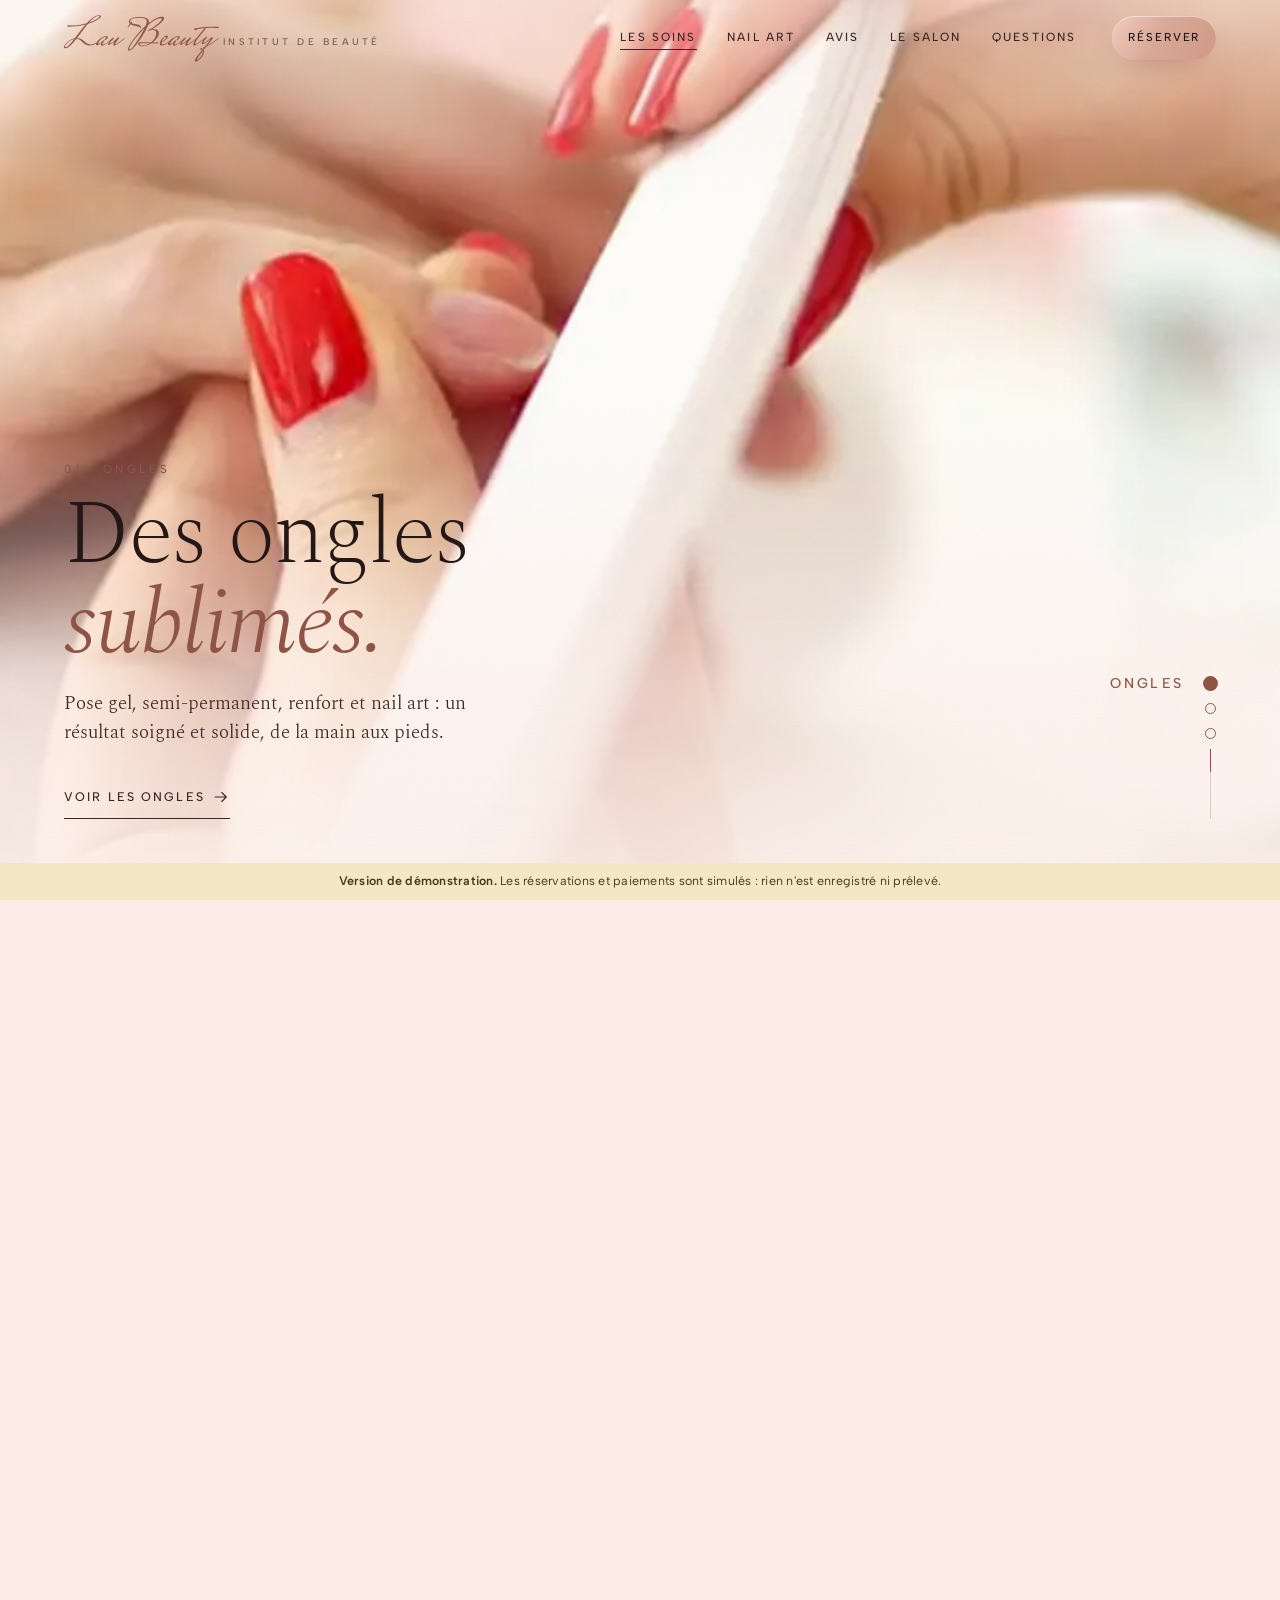
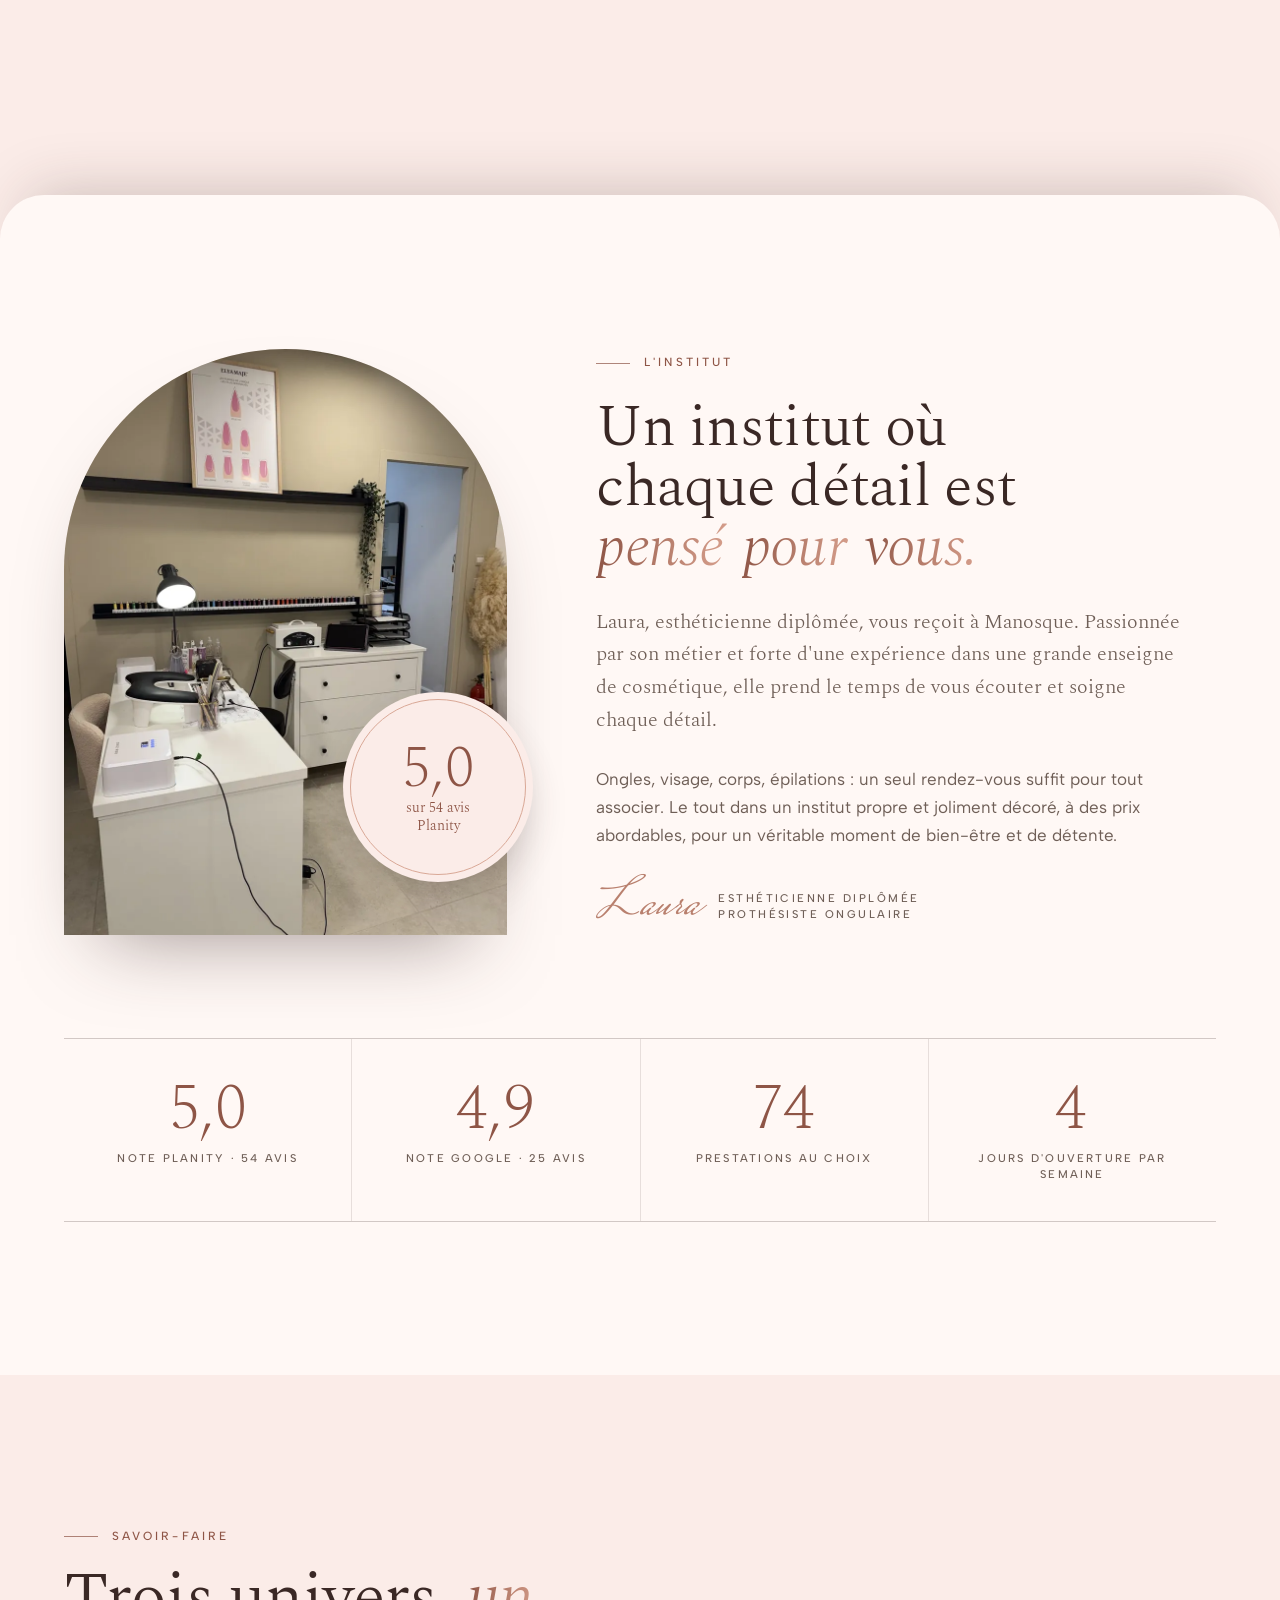
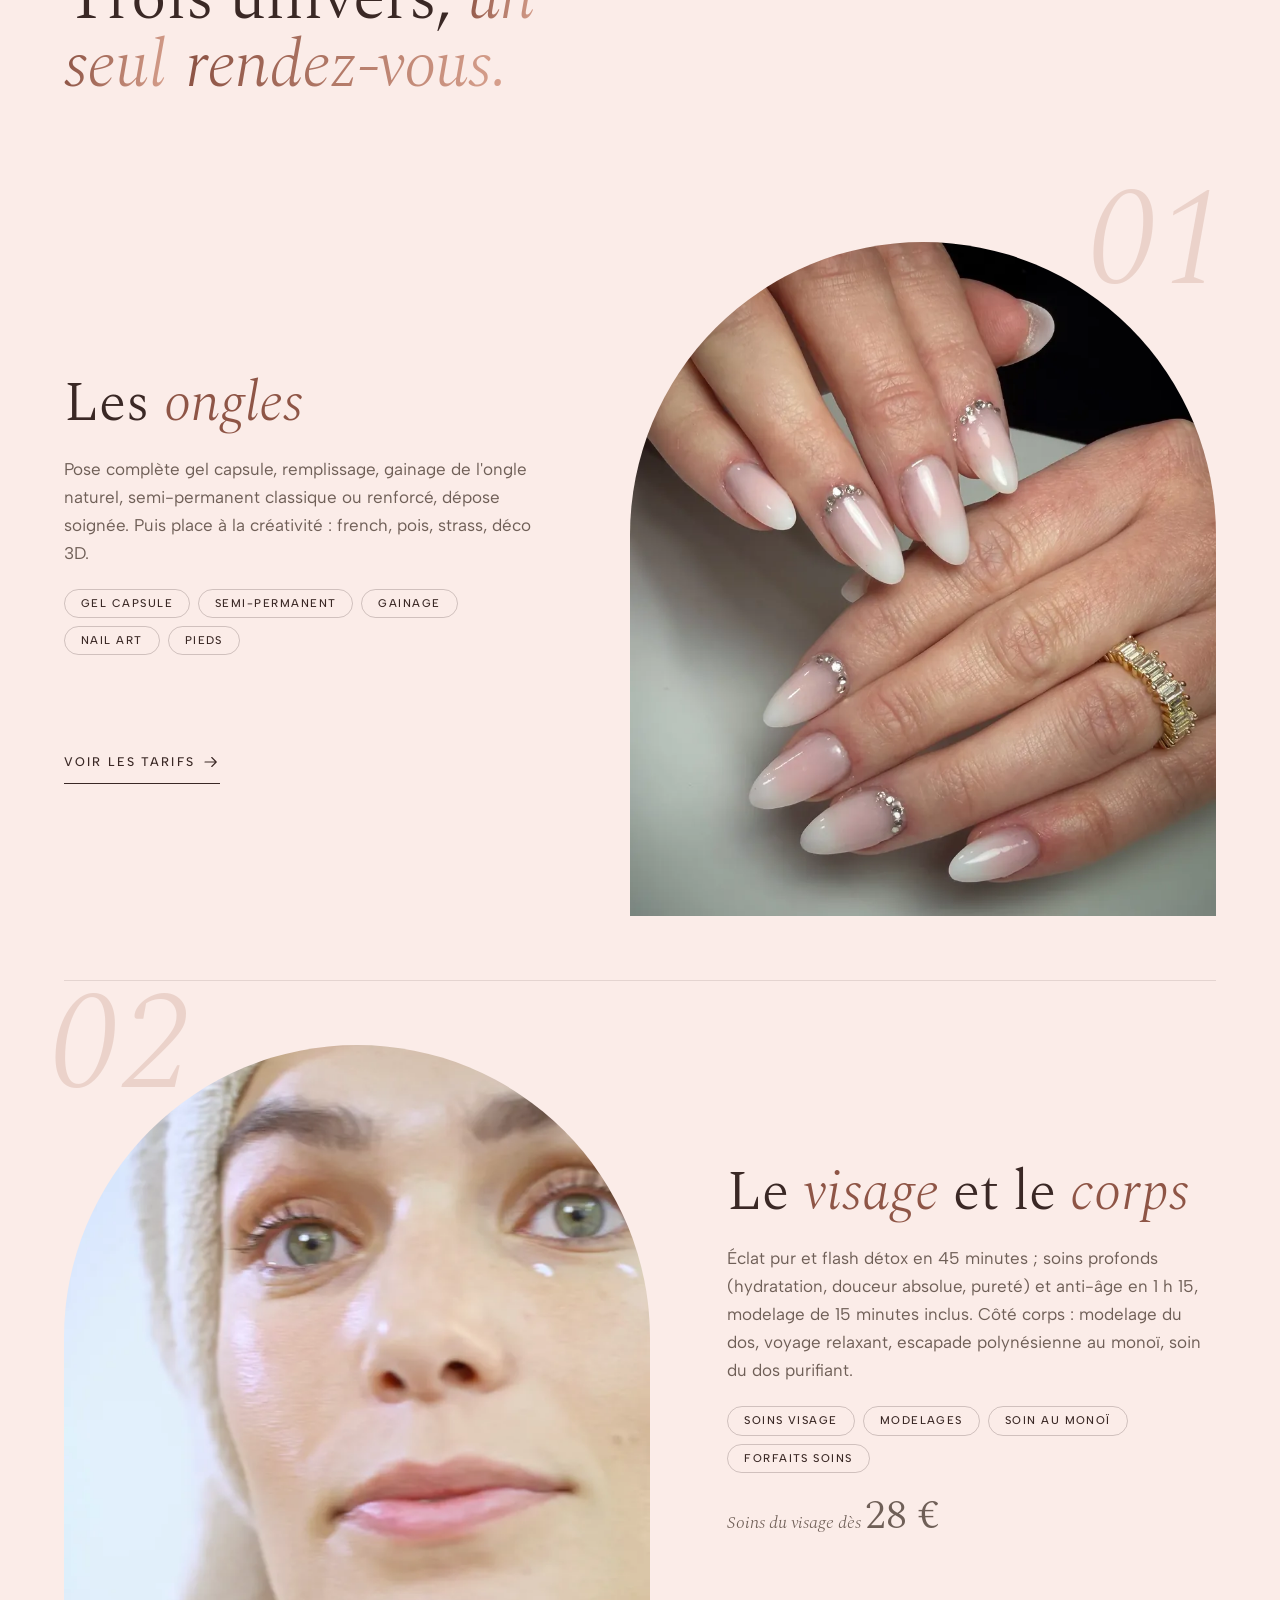
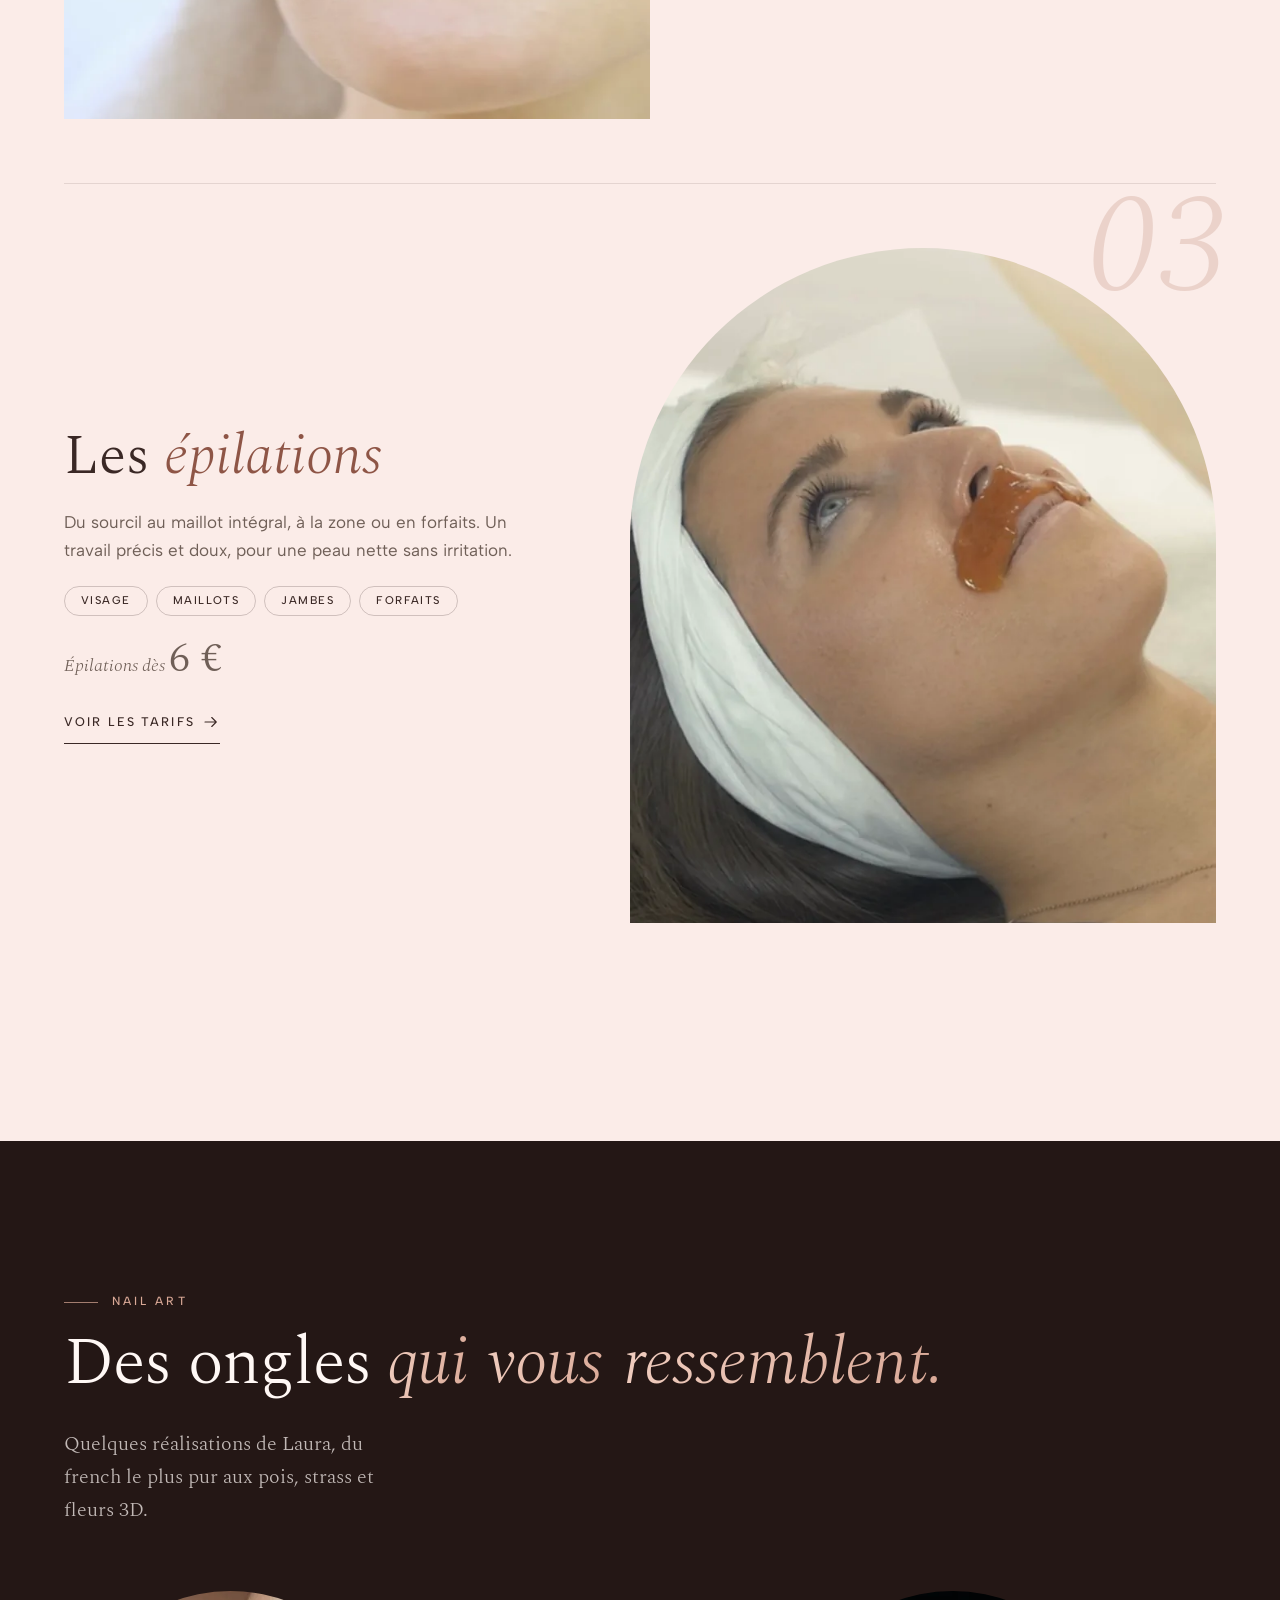
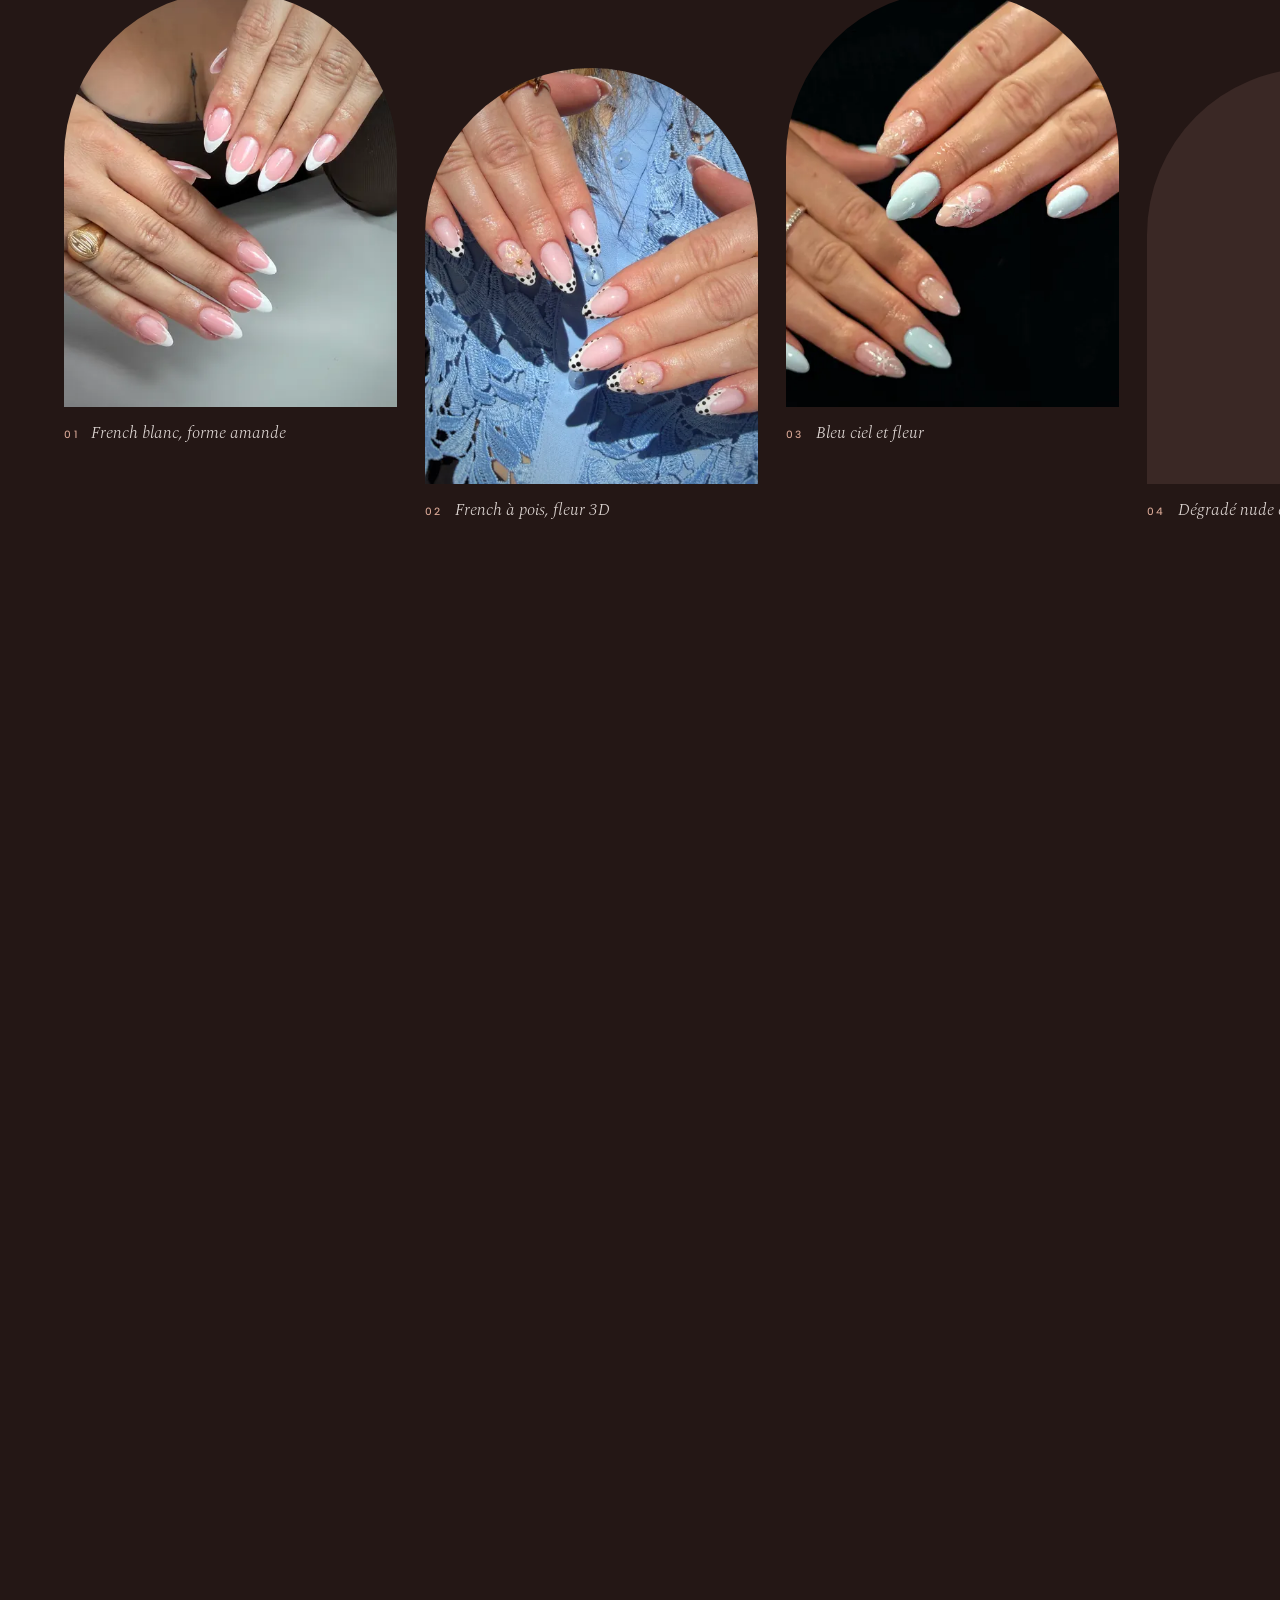
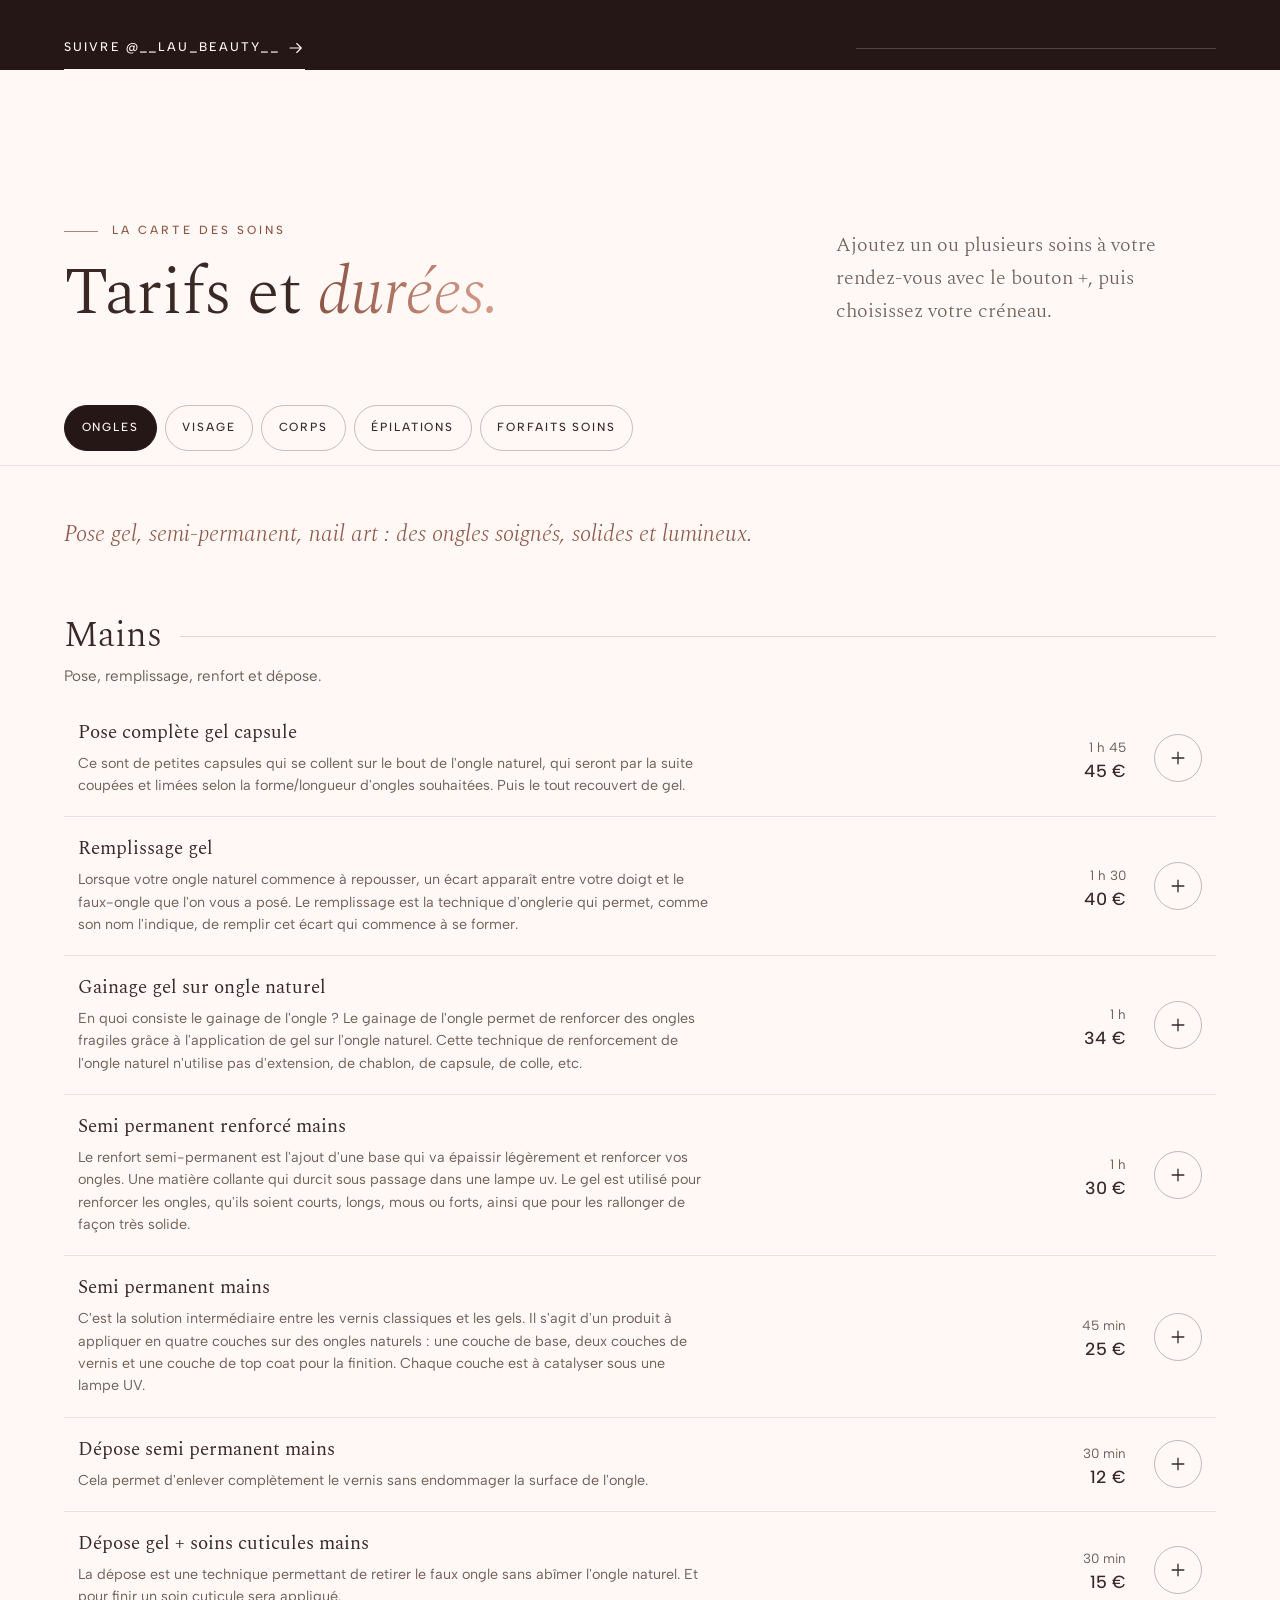
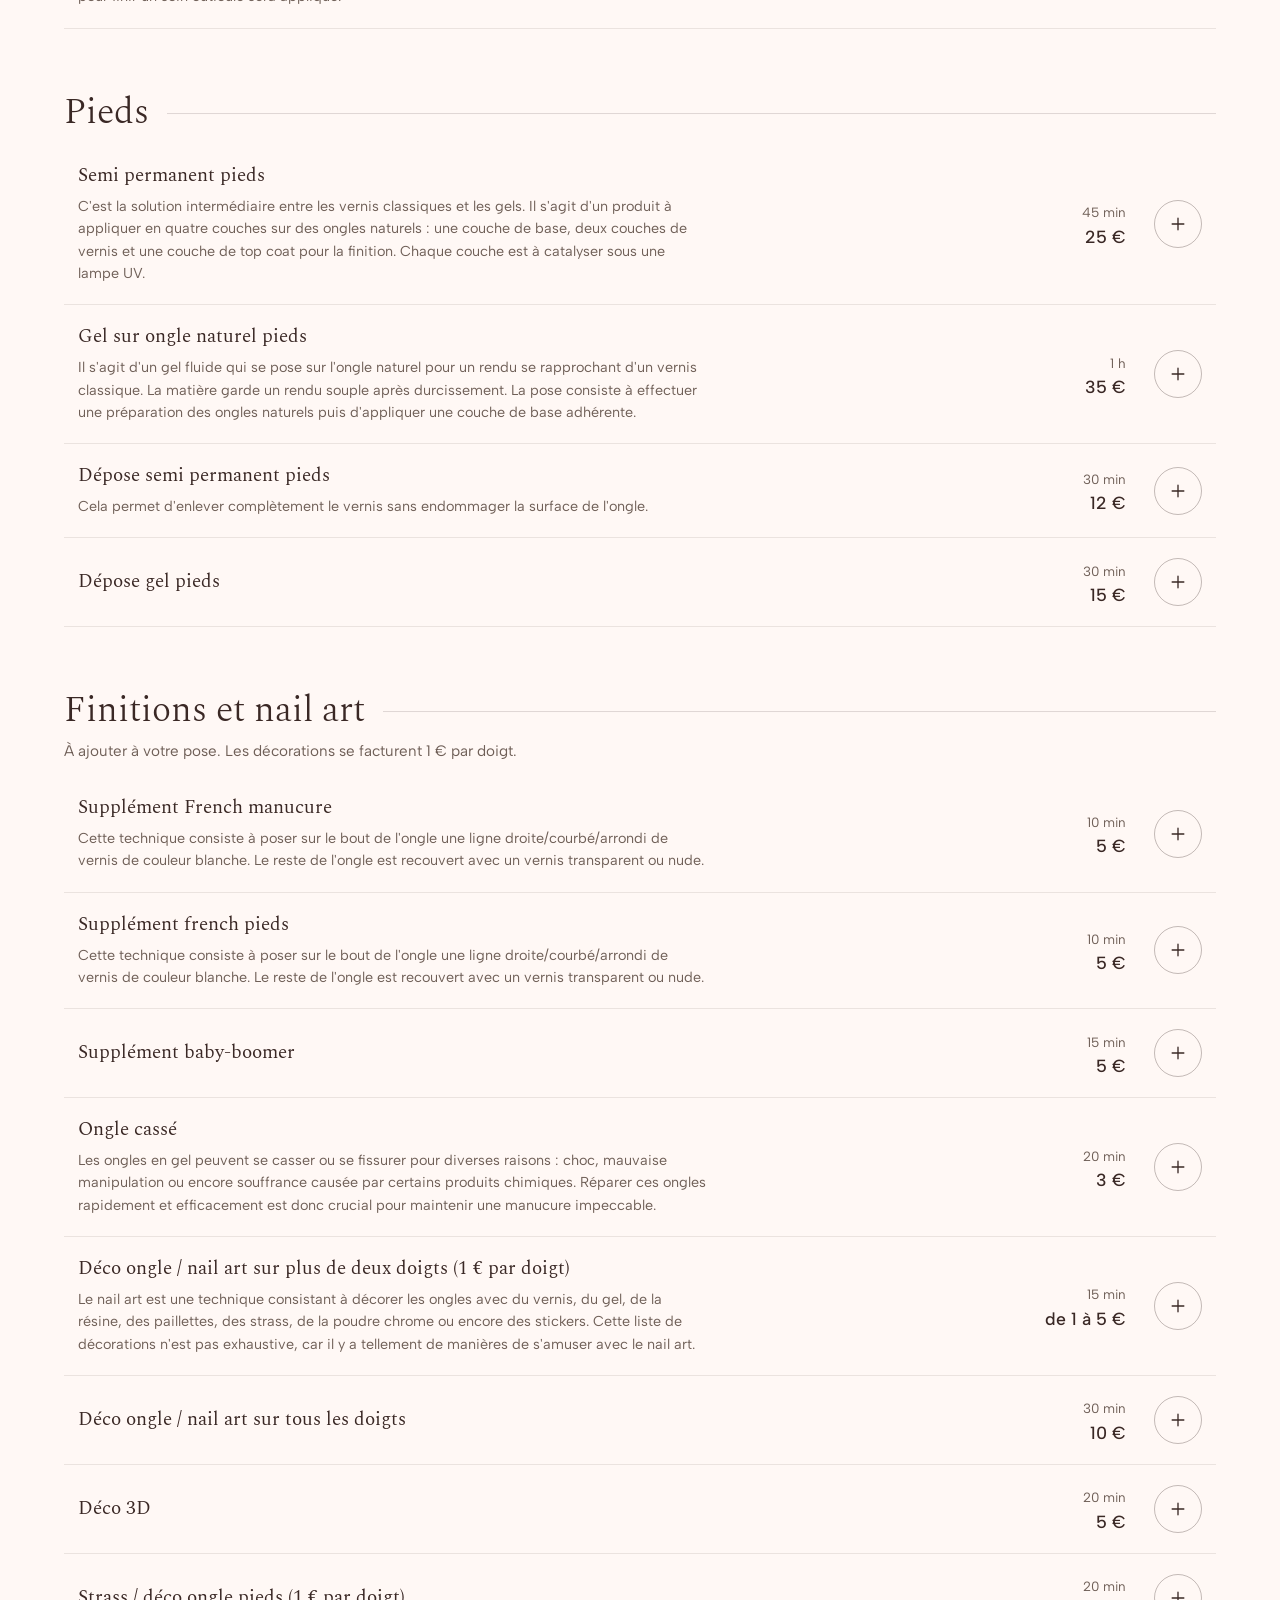
<file: index.html>
<!doctype html>
<html lang="fr" class="no-js">
<head>
<meta charset="utf-8">
<meta name="viewport" content="width=device-width, initial-scale=1, viewport-fit=cover">
<title>Lau'Beauty · Institut de beauté à Manosque : ongles, soins du visage et du corps, épilations</title>
<meta name="description" content="Lau'Beauty, institut de beauté à Manosque : pose gel et nail art, soins du visage, modelages du corps, épilations. Réservation et paiement en ligne, 5,0 sur 54 avis.">
<meta name="robots" content="noindex, nofollow">
<meta name="theme-color" content="#fff8f5">
<link rel="icon" href="favicon.svg" type="image/svg+xml">
<meta property="og:type" content="website">
<meta property="og:locale" content="fr_FR">
<meta property="og:site_name" content="Lau'Beauty">
<meta property="og:title" content="Lau'Beauty · Institut de beauté à Manosque">
<meta property="og:description" content="Ongles, soins du visage et du corps, épilations. Réservez et réglez en ligne.">
<meta property="og:image" content="og.jpg">
<meta name="twitter:card" content="summary_large_image">
<link rel="preload" href="spectral-latin-200-normal.woff2" as="font" type="font/woff2" crossorigin>
<link rel="preload" href="mrs-saint-delafield-latin-400-normal.woff2" as="font" type="font/woff2" crossorigin>
<link rel="preload" href="film-poster.webp" as="image" type="image/webp" media="(min-width: 861px)">
<link rel="preload" href="film-poster-m.webp" as="image" type="image/webp" media="(max-width: 860px)">
<link rel="stylesheet" href="style.css?v=1">
<link rel="stylesheet" href="booking.css?v=1">
<script>document.documentElement.className = document.documentElement.className.replace('no-js', 'js'); if (matchMedia('(prefers-reduced-motion: reduce)').matches) document.documentElement.classList.add('reduce');</script>
<script type="application/ld+json">
{
  "@context": "https://schema.org",
  "@type": "BeautySalon",
  "name": "Lau'Beauty",
  "description": "Institut de beauté à Manosque : ongles, soins du visage et du corps, épilations.",
  "telephone": "+33651191980",
  "priceRange": "€",
  "image": "og.jpg",
  "address": { "@type": "PostalAddress", "streetAddress": "341 avenue du Moulin Neuf", "addressLocality": "Manosque", "postalCode": "04100", "addressCountry": "FR" },
  "geo": { "@type": "GeoCoordinates", "latitude": 43.8296508, "longitude": 5.796088 },
  "openingHoursSpecification": [
    { "@type": "OpeningHoursSpecification", "dayOfWeek": ["Tuesday", "Thursday", "Friday"], "opens": "09:30", "closes": "18:00" },
    { "@type": "OpeningHoursSpecification", "dayOfWeek": "Saturday", "opens": "09:00", "closes": "17:00" }
  ],
  "sameAs": ["https://www.instagram.com/__lau_beauty__/", "https://www.facebook.com/people/LauBeauty/100085354541365/"]
}
</script>
</head>
<body>
<svg width="0" height="0" style="position:absolute" aria-hidden="true" focusable="false">
  <defs>
    <clipPath id="almond" clipPathUnits="objectBoundingBox"><path d="M0.5,0 C0.63,0.13 0.99,0.38 0.99,0.66 C0.99,0.87 0.76,1 0.5,1 C0.24,1 0.01,0.87 0.01,0.66 C0.01,0.38 0.37,0.13 0.5,0 Z"/></clipPath>
  </defs>
  <symbol id="i-check" viewBox="0 0 24 24"><path d="M5 12.5l4.2 4.2L19 7" fill="none" stroke="currentColor" stroke-width="1.8" stroke-linecap="round" stroke-linejoin="round"/></symbol>
  <symbol id="i-plus" viewBox="0 0 24 24"><path d="M12 5v14M5 12h14" fill="none" stroke="currentColor" stroke-width="1.6" stroke-linecap="round"/></symbol>
  <symbol id="i-close" viewBox="0 0 24 24"><path d="M6 6l12 12M18 6L6 18" fill="none" stroke="currentColor" stroke-width="1.6" stroke-linecap="round"/></symbol>
  <symbol id="i-arrow" viewBox="0 0 24 24"><path d="M4 12h15M13 6l6 6-6 6" fill="none" stroke="currentColor" stroke-width="1.5" stroke-linecap="round" stroke-linejoin="round"/></symbol>
  <symbol id="i-lock" viewBox="0 0 24 24"><rect x="5" y="10.5" width="14" height="9.5" rx="2" fill="none" stroke="currentColor" stroke-width="1.5"/><path d="M8.5 10.5V8a3.5 3.5 0 0 1 7 0v2.5" fill="none" stroke="currentColor" stroke-width="1.5"/></symbol>
  <symbol id="i-calendar" viewBox="0 0 24 24"><rect x="4" y="5.5" width="16" height="14.5" rx="2" fill="none" stroke="currentColor" stroke-width="1.5"/><path d="M4 10h16M8.5 3.5v4M15.5 3.5v4" fill="none" stroke="currentColor" stroke-width="1.5" stroke-linecap="round"/></symbol>
  <symbol id="i-pin" viewBox="0 0 24 24"><path d="M12 21s7-6.1 7-11.2A7 7 0 0 0 5 9.8C5 14.9 12 21 12 21z" fill="none" stroke="currentColor" stroke-width="1.5" stroke-linejoin="round"/><circle cx="12" cy="9.8" r="2.4" fill="none" stroke="currentColor" stroke-width="1.5"/></symbol>
  <symbol id="i-phone" viewBox="0 0 24 24"><path d="M6.6 4h3l1.5 4-2 1.3a11 11 0 0 0 5.6 5.6l1.3-2 4 1.5v3a2 2 0 0 1-2.1 2A15 15 0 0 1 4.6 6.1 2 2 0 0 1 6.6 4z" fill="none" stroke="currentColor" stroke-width="1.5" stroke-linejoin="round"/></symbol>
  <symbol id="i-insta" viewBox="0 0 24 24"><rect x="4" y="4" width="16" height="16" rx="4.5" fill="none" stroke="currentColor" stroke-width="1.5"/><circle cx="12" cy="12" r="3.6" fill="none" stroke="currentColor" stroke-width="1.5"/><circle cx="16.8" cy="7.2" r="1" fill="currentColor"/></symbol>
  <symbol id="i-fb" viewBox="0 0 24 24"><path d="M13.5 20v-7h2.4l.4-2.9h-2.8V8.3c0-.8.3-1.4 1.5-1.4h1.4V4.3A18 18 0 0 0 14.2 4c-2.2 0-3.7 1.3-3.7 3.8v2.3H8v2.9h2.5v7z" fill="currentColor"/></symbol>
  <symbol id="i-star" viewBox="0 0 24 24"><path d="M12 3.2l2.6 5.5 6 .8-4.4 4.2 1.1 6-5.3-2.9-5.3 2.9 1.1-6L3.4 9.5l6-.8z" fill="currentColor"/></symbol>
  <symbol id="i-shield" viewBox="0 0 24 24"><path d="M12 3l7 2.8v5.4c0 4.4-2.9 7.9-7 9.8-4.1-1.9-7-5.4-7-9.8V5.8z" fill="none" stroke="currentColor" stroke-width="1.5" stroke-linejoin="round"/><path d="M8.8 12.2l2.2 2.2 4.2-4.4" fill="none" stroke="currentColor" stroke-width="1.5" stroke-linecap="round" stroke-linejoin="round"/></symbol>
  <symbol id="i-almonds" viewBox="0 0 200 240"><g fill="none" stroke="currentColor" stroke-width="1.2"><path d="M100 8C126 34 188 90 188 148c0 48-40 84-88 84S12 196 12 148C12 90 74 34 100 8z"/><path d="M100 36C120 58 164 100 164 148c0 36-30 62-64 62s-64-26-64-62C36 100 80 58 100 36z"/><path d="M100 66C114 82 140 110 140 148c0 24-18 40-40 40s-40-16-40-40c0-38 26-66 40-82z"/><path d="M100 98c8 10 18 26 18 46 0 12-8 20-18 20s-18-8-18-20c0-20 10-36 18-46z"/></g></symbol>
</svg>

<div class="boot" id="boot" aria-hidden="true"><div class="boot__in"><div class="boot__mono">L<i>B</i></div><div class="boot__name">Lau'Beauty</div><div class="boot__bar"><i id="bootBar"></i></div></div></div>

<a class="skip-link" href="#contenu">Aller au contenu</a>

<header class="head" id="head">
  <div class="head__in">
    <a class="brand" href="#top" aria-label="Lau'Beauty, institut de beauté à Manosque : haut de page"><span class="brand__script">Lau'Beauty</span><span class="brand__tag">Institut de beauté</span></a>
    <nav class="nav" aria-label="Navigation principale">
      <a href="#soins">Les soins</a>
      <a href="#galerie">Nail art</a>
      <a href="#avis">Avis</a>
      <a href="#salon">Le salon</a>
      <a href="#faq">Questions</a>
    </nav>
    <button class="btn btn--gold btn--sm head__cta" type="button" data-open-booking><span>Réserver</span></button>
    <button class="burger" id="burger" type="button" aria-expanded="false" aria-controls="drawer" aria-label="Ouvrir le menu"><span></span></button>
  </div>
</header>
<div class="drawer" id="drawer" aria-hidden="true">
  <a href="#soins">Les soins</a>
  <a href="#galerie">Nail art</a>
  <a href="#avis">Avis</a>
  <a href="#salon">Le salon</a>
  <a href="#faq">Questions</a>
  <button class="btn btn--gold btn--lg" type="button" data-open-booking><span>Réserver mon rendez-vous</span></button>
</div>

<main id="contenu">
<!-- ============ FILM D'OUVERTURE ============ -->
<section class="film" id="top" aria-label="Lau'Beauty : présentation">
  <div class="film__pin">
    <div class="film__stage" id="filmStage">
      <picture>
        <source media="(max-width: 860px)" srcset="film-poster-m.webp" width="720" height="1280">
        <img class="film__poster" id="filmPoster" src="film-poster.webp" width="1600" height="900" alt="" fetchpriority="high" decoding="async">
      </picture>
      <canvas class="film__canvas" id="filmCanvas" aria-hidden="true"></canvas>
    </div>
    <div class="film__veil"></div>
    <div class="film__grain"></div>

    <div class="film__caps">
      <div class="cap cap--intro is-on" data-from="0" data-to="0.085">
        <span class="cap__n cap__fade">Institut de beauté · Manosque</span>
        <h1 class="cap__t"><span class="cap__sig">Lau'Beauty</span><span class="line"><span>Un vrai moment</span></span><span class="line"><span><em>pour vous.</em></span></span></h1>
        <p class="cap__p cap__fade">Ongles, soins du visage et du corps, épilations : le bien-être et la détente, à des prix doux.</p>
        <div class="cap__row cap__fade">
          <button class="btn btn--gold btn--lg" type="button" data-open-booking><span>Réserver mon rendez-vous</span><svg aria-hidden="true"><use href="#i-arrow"/></svg></button>
        </div>
      </div>
      <div class="cap" data-from="0.1" data-to="0.33" id="cap-ongles">
        <span class="cap__n cap__fade">01 · Ongles</span>
        <h2 class="cap__t"><span class="line"><span>Des ongles</span></span><span class="line"><span><em>sublimés.</em></span></span></h2>
        <p class="cap__p cap__fade">Pose gel, semi-permanent, renfort et nail art : un résultat soigné et solide, de la main aux pieds.</p>
        <div class="cap__row cap__fade"><a class="link-arrow" href="#soins" data-tab="ongles">Voir les ongles <svg aria-hidden="true"><use href="#i-arrow"/></svg></a></div>
      </div>
      <div class="cap" data-from="0.395" data-to="0.62" id="cap-visage">
        <span class="cap__n cap__fade">02 · Visage</span>
        <h2 class="cap__t"><span class="line"><span>Une peau</span></span><span class="line"><span><em>lumineuse.</em></span></span></h2>
        <p class="cap__p cap__fade">Des soins sur mesure, de l'éclat pur à l'anti-âge complet, pour retrouver une peau nette, hydratée et lumineuse.</p>
        <div class="cap__row cap__fade"><a class="link-arrow" href="#soins" data-tab="visage">Voir les soins du visage <svg aria-hidden="true"><use href="#i-arrow"/></svg></a></div>
      </div>
      <div class="cap" data-from="0.675" data-to="0.885" id="cap-corps">
        <span class="cap__n cap__fade">03 · Corps</span>
        <h2 class="cap__t"><span class="line"><span>Lâcher prise,</span></span><span class="line"><span><em>enfin.</em></span></span></h2>
        <p class="cap__p cap__fade">Modelages et soins du corps pour dénouer les tensions, du dos à l'escapade polynésienne au monoï.</p>
        <div class="cap__row cap__fade"><a class="link-arrow" href="#soins" data-tab="corps">Voir les soins du corps <svg aria-hidden="true"><use href="#i-arrow"/></svg></a></div>
      </div>
      <div class="cap" data-from="0.925" data-to="1.01" id="cap-fin">
        <span class="cap__n cap__fade">À votre tour</span>
        <h2 class="cap__t"><span class="line"><span>Prenez</span></span><span class="line"><span><em>rendez-vous.</em></span></span></h2>
        <div class="cap__row cap__fade">
          <button class="btn btn--gold btn--lg" type="button" data-open-booking><span>Réserver en ligne</span><svg aria-hidden="true"><use href="#i-arrow"/></svg></button>
          <a class="btn btn--line btn--lg" href="#soins"><span>Voir les soins</span></a>
        </div>
      </div>
    </div>

    <div class="film__rail" aria-hidden="true">
      <ol id="filmRail"><li data-from="0.1"><span>Ongles</span></li><li data-from="0.395"><span>Visage</span></li><li data-from="0.675"><span>Corps</span></li></ol>
      <div class="film__line"><i id="filmLine"></i></div>
    </div>
    <div class="film__hint" aria-hidden="true"><span>Faites défiler</span><i></i></div>
  </div>
</section>

<div class="sheet">
<!-- ============ MANIFESTE ============ -->
<section class="sec" id="institut" aria-labelledby="t-manifeste">
  <div class="wrap">
    <div class="manifeste">
      <div class="manifeste__img" data-reveal>
        <div class="arch"><img src="salon-portrait-900.webp" width="900" height="1200" loading="lazy" decoding="async" alt="Le poste de manucure de Lau'Beauty : table blanche, lampe, nuancier de vernis aligné au mur"></div>
        <div class="badge"><div><b>5,0</b>sur 54 avis<br>Planity</div></div>
      </div>
      <div class="manifeste__txt">
        <p class="eyebrow" data-reveal>L'institut</p>
        <h2 class="h2" id="t-manifeste" data-split>Un institut où chaque détail est <em>pensé pour vous.</em></h2>
        <p class="lead" data-reveal>Laura, esthéticienne diplômée, vous reçoit à Manosque. Passionnée par son métier et forte d'une expérience dans une grande enseigne de cosmétique, elle prend le temps de vous écouter et soigne chaque détail.</p>
        <p data-reveal style="color:var(--muted);max-width:52ch">Ongles, visage, corps, épilations : un seul rendez-vous suffit pour tout associer. Le tout dans un institut propre et joliment décoré, à des prix abordables, pour un véritable moment de bien-être et de détente.</p>
        <div class="signature" data-reveal><span class="script">Laura</span><small>Esthéticienne diplômée<br>Prothésiste ongulaire</small></div>
      </div>
    </div>
    <div class="chiffres" data-reveal>
      <div><b>5,0</b><span>Note Planity · 54 avis</span></div>
      <div><b>4,9</b><span>Note Google · 25 avis</span></div>
      <div><b><!--#nb:prestations-->74<!--/#--></b><span>Prestations au choix</span></div>
      <div><b>4</b><span>Jours d'ouverture par semaine</span></div>
    </div>
  </div>
</section>

<!-- ============ SAVOIR-FAIRE ============ -->
<section class="sec piliers" aria-labelledby="t-piliers">
  <div class="wrap">
    <div class="sec__head">
      <p class="eyebrow" data-reveal>Savoir-faire</p>
      <h2 class="h2" id="t-piliers" data-split>Trois univers, <em>un seul rendez-vous.</em></h2>
    </div>

    <article class="pilier">
      <div class="pilier__media" data-reveal>
        <span class="pilier__num" aria-hidden="true">01</span>
        <div class="arch"><img src="nail-04-900.webp" srcset="nail-04-480.webp 480w, nail-04-900.webp 900w" sizes="(max-width: 860px) 90vw, 45vw" width="900" height="1125" loading="lazy" decoding="async" alt="Ongles en dégradé nude, ornés de strass"></div>
      </div>
      <div class="pilier__txt">
        <h3 data-split>Les <em>ongles</em></h3>
        <p data-reveal>Pose complète gel capsule, remplissage, gainage de l'ongle naturel, semi-permanent classique ou renforcé, dépose soignée. Puis place à la créativité : french, pois, strass, déco 3D.</p>
        <ul class="pilier__list" data-reveal><li>Gel capsule</li><li>Semi-permanent</li><li>Gainage</li><li>Nail art</li><li>Pieds</li></ul>
        <p class="pilier__from" data-reveal>Semi-permanent dès <b><!--#des:semi-->25&nbsp;€<!--/#--></b></p>
        <a class="link-arrow" href="#soins" data-tab="ongles" data-reveal>Voir les tarifs <svg aria-hidden="true"><use href="#i-arrow"/></svg></a>
      </div>
    </article>

    <article class="pilier">
      <div class="pilier__media" data-reveal>
        <span class="pilier__num" aria-hidden="true">02</span>
        <div class="arch"><img src="soin-visage-720.webp" width="720" height="900" loading="lazy" decoding="async" alt="Soin du visage : peau lumineuse après l'application d'une crème"></div>
      </div>
      <div class="pilier__txt">
        <h3 data-split>Le <em>visage</em> et le <em>corps</em></h3>
        <p data-reveal>Éclat pur et flash détox en 45 minutes ; soins profonds (hydratation, douceur absolue, pureté) et anti-âge en 1 h 15, modelage de 15 minutes inclus. Côté corps : modelage du dos, voyage relaxant, escapade polynésienne au monoï, soin du dos purifiant.</p>
        <ul class="pilier__list" data-reveal><li>Soins visage</li><li>Modelages</li><li>Soin au monoï</li><li>Forfaits soins</li></ul>
        <p class="pilier__from" data-reveal>Soins du visage dès <b><!--#des:visage-->28&nbsp;€<!--/#--></b></p>
        <a class="link-arrow" href="#soins" data-tab="visage" data-reveal>Voir les tarifs <svg aria-hidden="true"><use href="#i-arrow"/></svg></a>
      </div>
    </article>

    <article class="pilier">
      <div class="pilier__media" data-reveal>
        <span class="pilier__num" aria-hidden="true">03</span>
        <div class="arch"><img src="soin-cire-720.webp" width="720" height="900" loading="lazy" decoding="async" alt="Épilation à la cire : cire ambrée appliquée sur la lèvre supérieure"></div>
      </div>
      <div class="pilier__txt">
        <h3 data-split>Les <em>épilations</em></h3>
        <p data-reveal>Du sourcil au maillot intégral, à la zone ou en forfaits. Un travail précis et doux, pour une peau nette sans irritation.</p>
        <ul class="pilier__list" data-reveal><li>Visage</li><li>Maillots</li><li>Jambes</li><li>Forfaits</li></ul>
        <p class="pilier__from" data-reveal>Épilations dès <b><!--#des:epilations-->6&nbsp;€<!--/#--></b></p>
        <a class="link-arrow" href="#soins" data-tab="epilations" data-reveal>Voir les tarifs <svg aria-hidden="true"><use href="#i-arrow"/></svg></a>
      </div>
    </article>
  </div>
</section>

<!-- ============ NAIL ART ============ -->
<section class="galerie" id="galerie" aria-labelledby="t-galerie">
  <div class="wrap galerie__top">
    <div class="sec__head" style="margin-bottom:0">
      <p class="eyebrow" data-reveal>Nail art</p>
      <h2 class="h2" id="t-galerie" data-split>Des ongles <em>qui vous ressemblent.</em></h2>
    </div>
    <p class="lead" data-reveal style="max-width:36ch">Quelques réalisations de Laura, du french le plus pur aux pois, strass et fleurs 3D.</p>
  </div>
  <div class="galerie__view" id="galerieView">
    <div class="galerie__track" id="galerieTrack">
      <figure class="nail"><div class="arch"><img src="nail-01-900.webp" srcset="nail-01-480.webp 480w, nail-01-900.webp 900w" sizes="(max-width: 860px) 70vw, 400px" width="900" height="1125" loading="lazy" decoding="async" alt="French blanc sur ongles en amande"></div><figcaption><b>01</b>French blanc, forme amande</figcaption></figure>
      <figure class="nail"><div class="arch"><img src="nail-02-900.webp" srcset="nail-02-480.webp 480w, nail-02-900.webp 900w" sizes="(max-width: 860px) 70vw, 400px" width="900" height="1125" loading="lazy" decoding="async" alt="French à pois noirs avec une fleur en relief"></div><figcaption><b>02</b>French à pois, fleur 3D</figcaption></figure>
      <figure class="nail"><div class="arch"><img src="nail-03-900.webp" srcset="nail-03-480.webp 480w, nail-03-900.webp 900w" sizes="(max-width: 860px) 70vw, 400px" width="900" height="1125" loading="lazy" decoding="async" alt="Ongles bleu ciel ornés d'un motif de fleur"></div><figcaption><b>03</b>Bleu ciel et fleur</figcaption></figure>
      <figure class="nail"><div class="arch"><img src="nail-04-900.webp" srcset="nail-04-480.webp 480w, nail-04-900.webp 900w" sizes="(max-width: 860px) 70vw, 400px" width="900" height="1125" loading="lazy" decoding="async" alt="Dégradé nude orné de strass"></div><figcaption><b>04</b>Dégradé nude et strass</figcaption></figure>
      <figure class="nail"><div class="arch"><img src="nail-05-900.webp" srcset="nail-05-480.webp 480w, nail-05-900.webp 900w" sizes="(max-width: 860px) 70vw, 400px" width="900" height="1125" loading="lazy" decoding="async" alt="French framboise à pois"></div><figcaption><b>05</b>French framboise à pois</figcaption></figure>
      <figure class="nail"><div class="arch"><img src="nail-06-900.webp" srcset="nail-06-480.webp 480w, nail-06-900.webp 900w" sizes="(max-width: 860px) 70vw, 400px" width="900" height="1125" loading="lazy" decoding="async" alt="French chocolat à pois blancs"></div><figcaption><b>06</b>French chocolat à pois</figcaption></figure>
      <figure class="nail"><div class="arch"><img src="nail-07-900.webp" srcset="nail-07-480.webp 480w, nail-07-900.webp 900w" sizes="(max-width: 860px) 70vw, 400px" width="900" height="1125" loading="lazy" decoding="async" alt="French blanc sur ongles carrés longs"></div><figcaption><b>07</b>French blanc, carré long</figcaption></figure>
      <figure class="nail"><div class="arch"><img src="nail-08-900.webp" srcset="nail-08-480.webp 480w, nail-08-900.webp 900w" sizes="(max-width: 860px) 70vw, 400px" width="900" height="1125" loading="lazy" decoding="async" alt="Ongles amande blanc laiteux"></div><figcaption><b>08</b>Blanc laiteux</figcaption></figure>
      <figure class="nail"><div class="arch"><img src="nail-09-900.webp" srcset="nail-09-480.webp 480w, nail-09-900.webp 900w" sizes="(max-width: 860px) 70vw, 400px" width="900" height="1125" loading="lazy" decoding="async" alt="French noir à pois blancs"></div><figcaption><b>09</b>French noir à pois</figcaption></figure>
      <figure class="nail"><div class="arch"><img src="nail-10-900.webp" srcset="nail-10-480.webp 480w, nail-10-900.webp 900w" sizes="(max-width: 860px) 70vw, 400px" width="900" height="1125" loading="lazy" decoding="async" alt="Trois échantillons de gel : blanc pailleté, rose nude, rose translucide"></div><figcaption><b>10</b>Le nuancier de gels</figcaption></figure>
    </div>
  </div>
  <div class="galerie__foot">
    <a class="link-arrow" href="https://www.instagram.com/__lau_beauty__/" target="_blank" rel="noopener" data-reveal>Suivre @__lau_beauty__ <svg aria-hidden="true"><use href="#i-arrow"/></svg></a>
    <div class="galerie__bar" aria-hidden="true"><i id="galerieBar"></i></div>
  </div>
</section>

<!-- ============ CARTE DES SOINS ============ -->
<section class="sec soins" id="soins" aria-labelledby="t-soins">
  <div class="wrap">
    <div class="soins__intro">
      <div class="sec__head" style="margin-bottom:0">
        <p class="eyebrow" data-reveal>La carte des soins</p>
        <h2 class="h2" id="t-soins" data-split>Tarifs et <em>durées.</em></h2>
      </div>
      <p class="lead" data-reveal style="max-width:38ch">Ajoutez un ou plusieurs soins à votre rendez-vous avec le bouton +, puis choisissez votre créneau.</p>
    </div>
<!--TARIFS:start-->
<div class="tabs" role="tablist" aria-label="Familles de soins">
<button class="tab" type="button" role="tab" id="tab-ongles" data-family="ongles" aria-controls="panel-ongles" aria-selected="true" tabindex="0">Ongles</button>
<button class="tab" type="button" role="tab" id="tab-visage" data-family="visage" aria-controls="panel-visage" aria-selected="false" tabindex="-1">Visage</button>
<button class="tab" type="button" role="tab" id="tab-corps" data-family="corps" aria-controls="panel-corps" aria-selected="false" tabindex="-1">Corps</button>
<button class="tab" type="button" role="tab" id="tab-epilations" data-family="epilations" aria-controls="panel-epilations" aria-selected="false" tabindex="-1">Épilations</button>
<button class="tab" type="button" role="tab" id="tab-forfaits" data-family="forfaits" aria-controls="panel-forfaits" aria-selected="false" tabindex="-1">Forfaits soins</button>
</div>
<div class="panels">
<div class="panel" role="tabpanel" id="panel-ongles" aria-labelledby="tab-ongles">
<p class="panel__intro">Pose gel, semi-permanent, nail art : des ongles soignés, solides et lumineux.</p>
<section class="cat" aria-labelledby="cat-mains">
<h3 class="cat__title" id="cat-mains">Mains</h3>
<p class="cat__intro">Pose, remplissage, renfort et dépose.</p>
<ul class="rows">
<li class="row" data-service-id="-NkvBgvy8_Ctqg2p3wLS">
<div class="row__main"><p class="row__name">Pose complète gel capsule</p><p class="row__desc">Ce sont de petites capsules qui se collent sur le bout de l&#39;ongle naturel, qui seront par la suite coupées et limées selon la forme/longueur d&#39;ongles souhaitées. Puis le tout recouvert de gel.</p></div>
<p class="row__meta"><span class="row__dur"><span class="sr-only">Durée du rendez-vous : </span>1&nbsp;h&nbsp;45</span><span class="row__price"><span class="sr-only">Prix : </span>45&nbsp;€</span></p>
<button class="row__add" type="button" aria-pressed="false" data-service-id="-NkvBgvy8_Ctqg2p3wLS" aria-label="Ajouter Pose complète gel capsule à ma réservation"><svg aria-hidden="true"><use href="#i-plus"/></svg></button>
</li>
<li class="row" data-service-id="-NkvCA-3_M3wlnDy1pyP">
<div class="row__main"><p class="row__name">Remplissage gel</p><p class="row__desc">Lorsque votre ongle naturel commence à repousser, un écart apparaît entre votre doigt et le faux-ongle que l&#39;on vous a posé. Le remplissage est la technique d&#39;onglerie qui permet, comme son nom l&#39;indique, de remplir cet écart qui commence à se former.</p></div>
<p class="row__meta"><span class="row__dur"><span class="sr-only">Durée du rendez-vous : </span>1&nbsp;h&nbsp;30</span><span class="row__price"><span class="sr-only">Prix : </span>40&nbsp;€</span></p>
<button class="row__add" type="button" aria-pressed="false" data-service-id="-NkvCA-3_M3wlnDy1pyP" aria-label="Ajouter Remplissage gel à ma réservation"><svg aria-hidden="true"><use href="#i-plus"/></svg></button>
</li>
<li class="row" data-service-id="-NkvCfO0TpLI6nbLaoPj">
<div class="row__main"><p class="row__name">Gainage gel sur ongle naturel</p><p class="row__desc">En quoi consiste le gainage de l&#39;ongle ? Le gainage de l&#39;ongle permet de renforcer des ongles fragiles grâce à l&#39;application de gel sur l&#39;ongle naturel. Cette technique de renforcement de l&#39;ongle naturel n&#39;utilise pas d&#39;extension, de chablon, de capsule, de colle, etc.</p></div>
<p class="row__meta"><span class="row__dur"><span class="sr-only">Durée du rendez-vous : </span>1&nbsp;h</span><span class="row__price"><span class="sr-only">Prix : </span>34&nbsp;€</span></p>
<button class="row__add" type="button" aria-pressed="false" data-service-id="-NkvCfO0TpLI6nbLaoPj" aria-label="Ajouter Gainage gel sur ongle naturel à ma réservation"><svg aria-hidden="true"><use href="#i-plus"/></svg></button>
</li>
<li class="row" data-service-id="-O-gAlE_PWqZkODvs_dH">
<div class="row__main"><p class="row__name">Semi permanent renforcé mains</p><p class="row__desc">Le renfort semi-permanent est l&#39;ajout d&#39;une base qui va épaissir légèrement et renforcer vos ongles. Une matière collante qui durcit sous passage dans une lampe uv. Le gel est utilisé pour renforcer les ongles, qu&#39;ils soient courts, longs, mous ou forts, ainsi que pour les rallonger de façon très solide.</p></div>
<p class="row__meta"><span class="row__dur"><span class="sr-only">Durée du rendez-vous : </span>1&nbsp;h</span><span class="row__price"><span class="sr-only">Prix : </span>30&nbsp;€</span></p>
<button class="row__add" type="button" aria-pressed="false" data-service-id="-O-gAlE_PWqZkODvs_dH" aria-label="Ajouter Semi permanent renforcé mains à ma réservation"><svg aria-hidden="true"><use href="#i-plus"/></svg></button>
</li>
<li class="row" data-service-id="-NkvCqnBhOSF71BKlUfq">
<div class="row__main"><p class="row__name">Semi permanent mains</p><p class="row__desc">C&#39;est la solution intermédiaire entre les vernis classiques et les gels. Il s&#39;agit d&#39;un produit à appliquer en quatre couches sur des ongles naturels : une couche de base, deux couches de vernis et une couche de top coat pour la finition. Chaque couche est à catalyser sous une lampe UV.</p></div>
<p class="row__meta"><span class="row__dur"><span class="sr-only">Durée du rendez-vous : </span>45&nbsp;min</span><span class="row__price"><span class="sr-only">Prix : </span>25&nbsp;€</span></p>
<button class="row__add" type="button" aria-pressed="false" data-service-id="-NkvCqnBhOSF71BKlUfq" aria-label="Ajouter Semi permanent mains à ma réservation"><svg aria-hidden="true"><use href="#i-plus"/></svg></button>
</li>
<li class="row" data-service-id="-NkvDD4mbySzFxAFfOox">
<div class="row__main"><p class="row__name">Dépose semi permanent mains</p><p class="row__desc">Cela permet d&#39;enlever complètement le vernis sans endommager la surface de l&#39;ongle.</p></div>
<p class="row__meta"><span class="row__dur"><span class="sr-only">Durée du rendez-vous : </span>30&nbsp;min</span><span class="row__price"><span class="sr-only">Prix : </span>12&nbsp;€</span></p>
<button class="row__add" type="button" aria-pressed="false" data-service-id="-NkvDD4mbySzFxAFfOox" aria-label="Ajouter Dépose semi permanent mains à ma réservation"><svg aria-hidden="true"><use href="#i-plus"/></svg></button>
</li>
<li class="row" data-service-id="-NkvD5xsrCP5LXfOzEyJ">
<div class="row__main"><p class="row__name">Dépose gel + soins cuticules mains</p><p class="row__desc">La dépose est une technique permettant de retirer le faux ongle sans abîmer l&#39;ongle naturel. Et pour finir un soin cuticule sera appliqué.</p></div>
<p class="row__meta"><span class="row__dur"><span class="sr-only">Durée du rendez-vous : </span>30&nbsp;min</span><span class="row__price"><span class="sr-only">Prix : </span>15&nbsp;€</span></p>
<button class="row__add" type="button" aria-pressed="false" data-service-id="-NkvD5xsrCP5LXfOzEyJ" aria-label="Ajouter Dépose gel + soins cuticules mains à ma réservation"><svg aria-hidden="true"><use href="#i-plus"/></svg></button>
</li>
</ul>
</section>
<section class="cat" aria-labelledby="cat-pieds">
<h3 class="cat__title" id="cat-pieds">Pieds</h3>

<ul class="rows">
<li class="row" data-service-id="-NkvG2H7OxfCcsUKSE2W">
<div class="row__main"><p class="row__name">Semi permanent pieds</p><p class="row__desc">C&#39;est la solution intermédiaire entre les vernis classiques et les gels. Il s&#39;agit d&#39;un produit à appliquer en quatre couches sur des ongles naturels : une couche de base, deux couches de vernis et une couche de top coat pour la finition. Chaque couche est à catalyser sous une lampe UV.</p></div>
<p class="row__meta"><span class="row__dur"><span class="sr-only">Durée du rendez-vous : </span>45&nbsp;min</span><span class="row__price"><span class="sr-only">Prix : </span>25&nbsp;€</span></p>
<button class="row__add" type="button" aria-pressed="false" data-service-id="-NkvG2H7OxfCcsUKSE2W" aria-label="Ajouter Semi permanent pieds à ma réservation"><svg aria-hidden="true"><use href="#i-plus"/></svg></button>
</li>
<li class="row" data-service-id="-O-g9ytfjcDOfFihDB2f">
<div class="row__main"><p class="row__name">Gel sur ongle naturel pieds</p><p class="row__desc">Il s&#39;agit d&#39;un gel fluide qui se pose sur l&#39;ongle naturel pour un rendu se rapprochant d&#39;un vernis classique. La matière garde un rendu souple après durcissement. La pose consiste à effectuer une préparation des ongles naturels puis d&#39;appliquer une couche de base adhérente.</p></div>
<p class="row__meta"><span class="row__dur"><span class="sr-only">Durée du rendez-vous : </span>1&nbsp;h</span><span class="row__price"><span class="sr-only">Prix : </span>35&nbsp;€</span></p>
<button class="row__add" type="button" aria-pressed="false" data-service-id="-O-g9ytfjcDOfFihDB2f" aria-label="Ajouter Gel sur ongle naturel pieds à ma réservation"><svg aria-hidden="true"><use href="#i-plus"/></svg></button>
</li>
<li class="row" data-service-id="-NkvGElEx5s-yu5aGtOo">
<div class="row__main"><p class="row__name">Dépose semi permanent pieds</p><p class="row__desc">Cela permet d&#39;enlever complètement le vernis sans endommager la surface de l&#39;ongle.</p></div>
<p class="row__meta"><span class="row__dur"><span class="sr-only">Durée du rendez-vous : </span>30&nbsp;min</span><span class="row__price"><span class="sr-only">Prix : </span>12&nbsp;€</span></p>
<button class="row__add" type="button" aria-pressed="false" data-service-id="-NkvGElEx5s-yu5aGtOo" aria-label="Ajouter Dépose semi permanent pieds à ma réservation"><svg aria-hidden="true"><use href="#i-plus"/></svg></button>
</li>
<li class="row" data-service-id="-P1U-YNWXQ5yvc8uYHRg">
<div class="row__main"><p class="row__name">Dépose gel pieds</p></div>
<p class="row__meta"><span class="row__dur"><span class="sr-only">Durée du rendez-vous : </span>30&nbsp;min</span><span class="row__price"><span class="sr-only">Prix : </span>15&nbsp;€</span></p>
<button class="row__add" type="button" aria-pressed="false" data-service-id="-P1U-YNWXQ5yvc8uYHRg" aria-label="Ajouter Dépose gel pieds à ma réservation"><svg aria-hidden="true"><use href="#i-plus"/></svg></button>
</li>
</ul>
</section>
<section class="cat" aria-labelledby="cat-finitions">
<h3 class="cat__title" id="cat-finitions">Finitions et nail art</h3>
<p class="cat__intro">À ajouter à votre pose. Les décorations se facturent 1 € par doigt.</p>
<ul class="rows">
<li class="row" data-service-id="-NkvDdXOjtOL-JMK2-V3">
<div class="row__main"><p class="row__name">Supplément French manucure</p><p class="row__desc">Cette technique consiste à poser sur le bout de l&#39;ongle une ligne droite/courbé/arrondi de vernis de couleur blanche. Le reste de l&#39;ongle est recouvert avec un vernis transparent ou nude.</p></div>
<p class="row__meta"><span class="row__dur"><span class="sr-only">Durée du rendez-vous : </span>10&nbsp;min</span><span class="row__price"><span class="sr-only">Prix : </span>5&nbsp;€</span></p>
<button class="row__add" type="button" aria-pressed="false" data-service-id="-NkvDdXOjtOL-JMK2-V3" aria-label="Ajouter Supplément French manucure à ma réservation"><svg aria-hidden="true"><use href="#i-plus"/></svg></button>
</li>
<li class="row" data-service-id="-O-gAPyxV9PB45X2tNU0">
<div class="row__main"><p class="row__name">Supplément french pieds</p><p class="row__desc">Cette technique consiste à poser sur le bout de l&#39;ongle une ligne droite/courbé/arrondi de vernis de couleur blanche. Le reste de l&#39;ongle est recouvert avec un vernis transparent ou nude.</p></div>
<p class="row__meta"><span class="row__dur"><span class="sr-only">Durée du rendez-vous : </span>10&nbsp;min</span><span class="row__price"><span class="sr-only">Prix : </span>5&nbsp;€</span></p>
<button class="row__add" type="button" aria-pressed="false" data-service-id="-O-gAPyxV9PB45X2tNU0" aria-label="Ajouter Supplément french pieds à ma réservation"><svg aria-hidden="true"><use href="#i-plus"/></svg></button>
</li>
<li class="row" data-service-id="-OnYBn7DN6FE0YlV1s4Y">
<div class="row__main"><p class="row__name">Supplément baby-boomer</p></div>
<p class="row__meta"><span class="row__dur"><span class="sr-only">Durée du rendez-vous : </span>15&nbsp;min</span><span class="row__price"><span class="sr-only">Prix : </span>5&nbsp;€</span></p>
<button class="row__add" type="button" aria-pressed="false" data-service-id="-OnYBn7DN6FE0YlV1s4Y" aria-label="Ajouter Supplément baby-boomer à ma réservation"><svg aria-hidden="true"><use href="#i-plus"/></svg></button>
</li>
<li class="row" data-service-id="-NkvEFkNRSRmS8fbBVoc">
<div class="row__main"><p class="row__name">Ongle cassé</p><p class="row__desc">Les ongles en gel peuvent se casser ou se fissurer pour diverses raisons : choc, mauvaise manipulation ou encore souffrance causée par certains produits chimiques. Réparer ces ongles rapidement et efficacement est donc crucial pour maintenir une manucure impeccable.</p></div>
<p class="row__meta"><span class="row__dur"><span class="sr-only">Durée du rendez-vous : </span>20&nbsp;min</span><span class="row__price"><span class="sr-only">Prix : </span>3&nbsp;€</span></p>
<button class="row__add" type="button" aria-pressed="false" data-service-id="-NkvEFkNRSRmS8fbBVoc" aria-label="Ajouter Ongle cassé à ma réservation"><svg aria-hidden="true"><use href="#i-plus"/></svg></button>
</li>
<li class="row" data-service-id="-OFCtG9W5aFM9iVWrSVs">
<div class="row__main"><p class="row__name">Déco ongle / nail art sur plus de deux doigts (1 € par doigt)</p><p class="row__desc">Le nail art est une technique consistant à décorer les ongles avec du vernis, du gel, de la résine, des paillettes, des strass, de la poudre chrome ou encore des stickers. Cette liste de décorations n&#39;est pas exhaustive, car il y a tellement de manières de s&#39;amuser avec le nail art.</p></div>
<p class="row__meta"><span class="row__dur"><span class="sr-only">Durée du rendez-vous : </span>15&nbsp;min</span><span class="row__price"><span class="sr-only">Prix : </span>de&nbsp;1&nbsp;à&nbsp;5&nbsp;€</span></p>
<button class="row__add" type="button" aria-pressed="false" data-service-id="-OFCtG9W5aFM9iVWrSVs" aria-label="Ajouter Déco ongle / nail art sur plus de deux doigts (1 € par doigt) à ma réservation"><svg aria-hidden="true"><use href="#i-plus"/></svg></button>
</li>
<li class="row" data-service-id="-ONK_lNfmsinE1Xaf_AM">
<div class="row__main"><p class="row__name">Déco ongle / nail art sur tous les doigts</p></div>
<p class="row__meta"><span class="row__dur"><span class="sr-only">Durée du rendez-vous : </span>30&nbsp;min</span><span class="row__price"><span class="sr-only">Prix : </span>10&nbsp;€</span></p>
<button class="row__add" type="button" aria-pressed="false" data-service-id="-ONK_lNfmsinE1Xaf_AM" aria-label="Ajouter Déco ongle / nail art sur tous les doigts à ma réservation"><svg aria-hidden="true"><use href="#i-plus"/></svg></button>
</li>
<li class="row" data-service-id="-P1Tu88wYb7UEOkE5KlL">
<div class="row__main"><p class="row__name">Déco 3D</p></div>
<p class="row__meta"><span class="row__dur"><span class="sr-only">Durée du rendez-vous : </span>20&nbsp;min</span><span class="row__price"><span class="sr-only">Prix : </span>5&nbsp;€</span></p>
<button class="row__add" type="button" aria-pressed="false" data-service-id="-P1Tu88wYb7UEOkE5KlL" aria-label="Ajouter Déco 3D à ma réservation"><svg aria-hidden="true"><use href="#i-plus"/></svg></button>
</li>
<li class="row" data-service-id="-P1U-GIH3EARN7BCh9WU">
<div class="row__main"><p class="row__name">Strass / déco ongle pieds (1 € par doigt)</p></div>
<p class="row__meta"><span class="row__dur"><span class="sr-only">Durée du rendez-vous : </span>20&nbsp;min</span><span class="row__price"><span class="sr-only">Prix : </span>de&nbsp;1&nbsp;à&nbsp;10&nbsp;€</span></p>
<button class="row__add" type="button" aria-pressed="false" data-service-id="-P1U-GIH3EARN7BCh9WU" aria-label="Ajouter Strass / déco ongle pieds (1 € par doigt) à ma réservation"><svg aria-hidden="true"><use href="#i-plus"/></svg></button>
</li>
</ul>
</section>
<section class="cat" aria-labelledby="cat-soins-mains-pieds">
<h3 class="cat__title" id="cat-soins-mains-pieds">Soins des mains et des pieds</h3>

<ul class="rows">
<li class="row" data-service-id="-O-gBJDhCA9EZCa8UCie">
<div class="row__main"><p class="row__name">Manucure simple</p><p class="row__desc">C&#39;est un soin qui comprend le limage, polissage et retrait des cuticules. Il est important de faire cette manucure régulièrement car cela permet de nourrir, protéger et hydrater vos ongles.</p></div>
<p class="row__meta"><span class="row__dur"><span class="sr-only">Durée du rendez-vous : </span>20&nbsp;min</span><span class="row__price"><span class="sr-only">Prix : </span>15&nbsp;€</span></p>
<button class="row__add" type="button" aria-pressed="false" data-service-id="-O-gBJDhCA9EZCa8UCie" aria-label="Ajouter Manucure simple à ma réservation"><svg aria-hidden="true"><use href="#i-plus"/></svg></button>
</li>
<li class="row" data-service-id="-NgOqui1Z3_6-dxLodun">
<div class="row__main"><p class="row__name">Soin douceur des mains</p><p class="row__desc">C’est une beauté des mains intégrale donc manucure pour les ongles et gommages et masque pour les mains.</p></div>
<p class="row__meta"><span class="row__dur"><span class="sr-only">Durée du rendez-vous : </span>45&nbsp;min</span><span class="row__price"><span class="sr-only">Prix : </span>38&nbsp;€</span></p>
<button class="row__add" type="button" aria-pressed="false" data-service-id="-NgOqui1Z3_6-dxLodun" aria-label="Ajouter Soin douceur des mains à ma réservation"><svg aria-hidden="true"><use href="#i-plus"/></svg></button>
</li>
<li class="row" data-service-id="-NgOr-8NApHZZkfAwDr5">
<div class="row__main"><p class="row__name">Soin profond douceur des pieds</p><p class="row__desc">Ce soin complet des pieds débute par un nettoyage et une exfoliation des pieds, supprime toutes les cuticules et rend les ongles impeccables, la corne et les peaux mortes sont retirées, la peau est assouplie suite au massage.</p></div>
<p class="row__meta"><span class="row__dur"><span class="sr-only">Durée du rendez-vous : </span>45&nbsp;min</span><span class="row__price"><span class="sr-only">Prix : </span>43&nbsp;€</span></p>
<button class="row__add" type="button" aria-pressed="false" data-service-id="-NgOr-8NApHZZkfAwDr5" aria-label="Ajouter Soin profond douceur des pieds à ma réservation"><svg aria-hidden="true"><use href="#i-plus"/></svg></button>
</li>
</ul>
</section>
</div>
<div class="panel" role="tabpanel" id="panel-visage" aria-labelledby="tab-visage" hidden>
<p class="panel__intro">Des soins sur mesure pour une peau nette, hydratée et lumineuse.</p>
<section class="cat" aria-labelledby="cat-soins-visage">
<h3 class="cat__title" id="cat-soins-visage">Soins du visage</h3>

<ul class="rows">
<li class="row" data-service-id="-NgOq1svg_WUDoPNh18F">
<div class="row__main"><p class="row__name">Modelage visage douce évasion</p><p class="row__desc">Le modelage du visage est une technique de soin de la peau qui a des effets bénéfiques sur la santé et la beauté de votre peau. Le modelage du visage aide à stimuler la microcirculation sanguine, à réduire les rides et ridules, à améliorer l&#39;élasticité de la peau et à relaxer les muscles du visage.</p></div>
<p class="row__meta"><span class="row__dur"><span class="sr-only">Durée du rendez-vous : </span>30&nbsp;min</span><span class="row__price"><span class="sr-only">Prix : </span>28&nbsp;€</span></p>
<button class="row__add" type="button" aria-pressed="false" data-service-id="-NgOq1svg_WUDoPNh18F" aria-label="Ajouter Modelage visage douce évasion à ma réservation"><svg aria-hidden="true"><use href="#i-plus"/></svg></button>
</li>
<li class="row" data-service-id="-NgOqC9uSKukJ_hySXoB">
<div class="row__main"><p class="row__name">Soin flash détox</p><p class="row__desc">Détoxifie la peau en captant et en éliminant les particules polluantes tel un aimant. Il absorbe également les toxines et les impuretés. Réoxygène la peau grâce aux techniques manuelles et aux actifs qui augmentent la consommation d&#39;oxygène par les cellules, stimulant ainsi le métabolisme cutané.</p></div>
<p class="row__meta"><span class="row__dur"><span class="sr-only">Durée du rendez-vous : </span>45&nbsp;min</span><span class="row__price"><span class="sr-only">Prix : </span>43&nbsp;€</span></p>
<button class="row__add" type="button" aria-pressed="false" data-service-id="-NgOqC9uSKukJ_hySXoB" aria-label="Ajouter Soin flash détox à ma réservation"><svg aria-hidden="true"><use href="#i-plus"/></svg></button>
</li>
<li class="row" data-service-id="-NgOq7rkSCW3qMfGsNYn">
<div class="row__main"><p class="row__name">Soin éclat pur</p><p class="row__desc">Un soin du visage purifiant est axé, en plusieurs étapes, sur un nettoyage en profondeur de la peau. Il est particulièrement apprécié pour assainir et purifier la peau. L&#39;objectif ? Éliminer les cellules mortes, désobstruer les pores et débarrasser les substances polluantes auxquelles la peau fait face au quotidien.</p></div>
<p class="row__meta"><span class="row__dur"><span class="sr-only">Durée du rendez-vous : </span>45&nbsp;min</span><span class="row__price"><span class="sr-only">Prix : </span>43&nbsp;€</span></p>
<button class="row__add" type="button" aria-pressed="false" data-service-id="-NgOq7rkSCW3qMfGsNYn" aria-label="Ajouter Soin éclat pur à ma réservation"><svg aria-hidden="true"><use href="#i-plus"/></svg></button>
</li>
<li class="row" data-service-id="-NgOqFnPFAJ1J1fjVeaS">
<div class="row__main"><p class="row__name">Soin profond éclat d’hydratation</p><p class="row__desc">Un soin du visage hydratant est un soin de la peau spécialisé conçu pour reconstituer et augmenter les niveaux d&#39;hydratation de la peau. Ce soin du visage est un moyen luxueux et efficace de lutter contre la sécheresse, la déshydratation et le teint terne. Dans ce soin vous retrouverez un modelage de 15 min pour votre plus grand plaisir.</p></div>
<p class="row__meta"><span class="row__dur"><span class="sr-only">Durée du rendez-vous : </span>1&nbsp;h&nbsp;15</span><span class="row__price"><span class="sr-only">Prix : </span>60&nbsp;€</span></p>
<button class="row__add" type="button" aria-pressed="false" data-service-id="-NgOqFnPFAJ1J1fjVeaS" aria-label="Ajouter Soin profond éclat d’hydratation à ma réservation"><svg aria-hidden="true"><use href="#i-plus"/></svg></button>
</li>
<li class="row" data-service-id="-NgOqIJzvHYD8o4G6eUm">
<div class="row__main"><p class="row__name">Soin profond douceur absolue</p><p class="row__desc">Un soin hydratant visage contribue à empêcher la sécheresse et la déshydratation cutanée. Lorsqu&#39;il est formulé correctement, il hydrate la peau de manière durable et aide à renforcer sa barrière naturelle contre les agressions extérieures (pollution, froid, soleil…) il permet également d’être adapté aux peaux sensibles qui réagissent facilement. Dans ce soin vous retrouverez un modelage de 15 min pour votre plus grand plaisir.</p></div>
<p class="row__meta"><span class="row__dur"><span class="sr-only">Durée du rendez-vous : </span>1&nbsp;h&nbsp;15</span><span class="row__price"><span class="sr-only">Prix : </span>60&nbsp;€</span></p>
<button class="row__add" type="button" aria-pressed="false" data-service-id="-NgOqIJzvHYD8o4G6eUm" aria-label="Ajouter Soin profond douceur absolue à ma réservation"><svg aria-hidden="true"><use href="#i-plus"/></svg></button>
</li>
<li class="row" data-service-id="-NgOqL232jPrqFLWbj6Z">
<div class="row__main"><p class="row__name">Soin profond pureté peau nette</p><p class="row__desc">Un soin du visage purifiant est axé, en plusieurs étapes, sur un nettoyage en profondeur de la peau. Il est particulièrement apprécié pour assainir et purifier la peau. L&#39;objectif ? Éliminer les cellules mortes, désobstruer les pores et débarrasser les substances polluantes auxquelles la peau fait face au quotidien. Dans ce soin vous retrouverez un modelage de 15 min pour votre plus grand plaisir.</p></div>
<p class="row__meta"><span class="row__dur"><span class="sr-only">Durée du rendez-vous : </span>1&nbsp;h&nbsp;15</span><span class="row__price"><span class="sr-only">Prix : </span>60&nbsp;€</span></p>
<button class="row__add" type="button" aria-pressed="false" data-service-id="-NgOqL232jPrqFLWbj6Z" aria-label="Ajouter Soin profond pureté peau nette à ma réservation"><svg aria-hidden="true"><use href="#i-plus"/></svg></button>
</li>
<li class="row" data-service-id="-NgOqOmhxYqP1XTKsyk7">
<div class="row__main"><p class="row__name">Soin anti âge et fermeté</p><p class="row__desc">Venez découvrir un soin du visage visant à atténuer les signes de l&#39;âge, à réduire les rides et raffermir la peau tout en la protégeant du stress oxydatif. Vous bénéficierez d’un modelage de 15 min pour continuer à vous relaxer.</p></div>
<p class="row__meta"><span class="row__dur"><span class="sr-only">Durée du rendez-vous : </span>1&nbsp;h&nbsp;15</span><span class="row__price"><span class="sr-only">Prix : </span>67&nbsp;€</span></p>
<button class="row__add" type="button" aria-pressed="false" data-service-id="-NgOqOmhxYqP1XTKsyk7" aria-label="Ajouter Soin anti âge et fermeté à ma réservation"><svg aria-hidden="true"><use href="#i-plus"/></svg></button>
</li>
<li class="row" data-service-id="-NgOqUK-oR5rJEL2zmS_">
<div class="row__main"><p class="row__name">Soin anti âge complet</p><p class="row__desc">Venez découvrir le soin anti âge complet. Ce soin anti-âge a pour but de maintenir la jeunesse de la peau et de lutter contre le vieillissement cutané. L&#39;action du soin anti-âge consiste à ralentir les effets du vieillissement, c&#39;est une action globale sur tous les signes majeurs de l’âge. Un modelage de 15 min est compris pour permettre de travailler sur chaque ride et ridule.</p></div>
<p class="row__meta"><span class="row__dur"><span class="sr-only">Durée du rendez-vous : </span>1&nbsp;h&nbsp;15</span><span class="row__price"><span class="sr-only">Prix : </span>72&nbsp;€</span></p>
<button class="row__add" type="button" aria-pressed="false" data-service-id="-NgOqUK-oR5rJEL2zmS_" aria-label="Ajouter Soin anti âge complet à ma réservation"><svg aria-hidden="true"><use href="#i-plus"/></svg></button>
</li>
<li class="row" data-service-id="-OFCq3LBNb-fwJRb2tZk">
<div class="row__main"><p class="row__name">Modelage mains en complément d’un soin visage</p><p class="row__desc">Le modelage mains sous affusion apporte de nombreux bénéfices à l’organisme : il stimule la circulation sanguine, libère les tensions musculaires, débarrasse la peau et l’organisme de toxines.</p></div>
<p class="row__meta"><span class="row__dur"><span class="sr-only">Durée du rendez-vous : </span>10&nbsp;min</span><span class="row__price"><span class="sr-only">Prix : </span>10&nbsp;€</span></p>
<button class="row__add" type="button" aria-pressed="false" data-service-id="-OFCq3LBNb-fwJRb2tZk" aria-label="Ajouter Modelage mains en complément d’un soin visage à ma réservation"><svg aria-hidden="true"><use href="#i-plus"/></svg></button>
</li>
</ul>
</section>
</div>
<div class="panel" role="tabpanel" id="panel-corps" aria-labelledby="tab-corps" hidden>
<p class="panel__intro">Modelages et soins pour relâcher les tensions.</p>
<section class="cat" aria-labelledby="cat-soins-corps">
<h3 class="cat__title" id="cat-soins-corps">Modelages et soins du corps</h3>

<ul class="rows">
<li class="row" data-service-id="-NgOqXuqzeBhMrB2qJaz">
<div class="row__main"><p class="row__name">Modelage dos</p><p class="row__desc">Il permet une meilleure relaxation du corps, d&#39;évacuer le stress accumulé, mais également de dénouer les tensions.</p></div>
<p class="row__meta"><span class="row__dur"><span class="sr-only">Durée du rendez-vous : </span>30&nbsp;min</span><span class="row__price"><span class="sr-only">Prix : </span>28&nbsp;€</span></p>
<button class="row__add" type="button" aria-pressed="false" data-service-id="-NgOqXuqzeBhMrB2qJaz" aria-label="Ajouter Modelage dos à ma réservation"><svg aria-hidden="true"><use href="#i-plus"/></svg></button>
</li>
<li class="row" data-service-id="-NgOqa67PduWTnWKvFtn">
<div class="row__main"><p class="row__name">Modelage Corps l’instant précieux</p><p class="row__desc">Ce modelage est une technique relaxante consistant à effleurer, frictionner, presser, pétrir ou tapoter de manière superficielle plusieurs parties du corps incluant la tête et les pieds.</p></div>
<p class="row__meta"><span class="row__dur"><span class="sr-only">Durée du rendez-vous : </span>30&nbsp;min</span><span class="row__price"><span class="sr-only">Prix : </span>28&nbsp;€</span></p>
<button class="row__add" type="button" aria-pressed="false" data-service-id="-NgOqa67PduWTnWKvFtn" aria-label="Ajouter Modelage Corps l’instant précieux à ma réservation"><svg aria-hidden="true"><use href="#i-plus"/></svg></button>
</li>
<li class="row" data-service-id="-NgOqmUGInULncuHphZy">
<div class="row__main"><p class="row__name">Soin corps voyage relaxant</p><p class="row__desc">Le modelage du corps est une technique de massage qui utilise différentes méthodes pour détendre les muscles, améliorer la circulation sanguine et lymphatique, et favoriser un état de relaxation profonde.</p></div>
<p class="row__meta"><span class="row__dur"><span class="sr-only">Durée du rendez-vous : </span>1&nbsp;h</span><span class="row__price"><span class="sr-only">Prix : </span>60&nbsp;€</span></p>
<button class="row__add" type="button" aria-pressed="false" data-service-id="-NgOqmUGInULncuHphZy" aria-label="Ajouter Soin corps voyage relaxant à ma réservation"><svg aria-hidden="true"><use href="#i-plus"/></svg></button>
</li>
<li class="row" data-service-id="-NgOqpZOmCb-lBE2gGgV">
<div class="row__main"><p class="row__name">Soin corps escapade polynésienne</p><p class="row__desc">Ce soin polynésien est un massage énergisant et relaxant qui alterne les points de pression profonds pour apaiser les tensions, avec des effleurages plus doux pour un lâcher-prise total. Il se pratique avec du monoï pour nourrir et parfumer le corps, ce qui lui donne une dimension sensorielle exceptionnelle.</p></div>
<p class="row__meta"><span class="row__dur"><span class="sr-only">Durée du rendez-vous : </span>1&nbsp;h</span><span class="row__price"><span class="sr-only">Prix : </span>65&nbsp;€</span></p>
<button class="row__add" type="button" aria-pressed="false" data-service-id="-NgOqpZOmCb-lBE2gGgV" aria-label="Ajouter Soin corps escapade polynésienne à ma réservation"><svg aria-hidden="true"><use href="#i-plus"/></svg></button>
</li>
<li class="row" data-service-id="-Nn6FHnhupWJPpXTqbl_">
<div class="row__main"><p class="row__name">Soin du dos purifiant</p><p class="row__desc">Le soin du dos purifiant et désincrustant comprend les étapes suivantes : Un nettoyage suivi d&#39;un gommage. Il exfolie, désincruste et affine le grain de la peau. Un bain de vapeur avec un vapozone, afin de faciliter l&#39;extraction des points noirs (comédons) et de purifier la peau suivi d’une pose de masque à l’argile pour purifier et matifier la zone.</p></div>
<p class="row__meta"><span class="row__dur"><span class="sr-only">Durée du rendez-vous : </span>45&nbsp;min</span><span class="row__price"><span class="sr-only">Prix : </span>40&nbsp;€</span></p>
<button class="row__add" type="button" aria-pressed="false" data-service-id="-Nn6FHnhupWJPpXTqbl_" aria-label="Ajouter Soin du dos purifiant à ma réservation"><svg aria-hidden="true"><use href="#i-plus"/></svg></button>
</li>
</ul>
</section>
</div>
<div class="panel" role="tabpanel" id="panel-epilations" aria-labelledby="tab-epilations" hidden>
<p class="panel__intro">Une peau douce, sans irritation.</p>
<section class="cat" aria-labelledby="cat-epilations">
<h3 class="cat__title" id="cat-epilations">À la zone</h3>

<ul class="rows">
<li class="row" data-service-id="-NgOpZKi-LZhxYa7idXW">
<div class="row__main"><p class="row__name">Sourcils</p></div>
<p class="row__meta"><span class="row__dur"><span class="sr-only">Durée du rendez-vous : </span>15&nbsp;min</span><span class="row__price"><span class="sr-only">Prix : </span>10&nbsp;€</span></p>
<button class="row__add" type="button" aria-pressed="false" data-service-id="-NgOpZKi-LZhxYa7idXW" aria-label="Ajouter Sourcils à ma réservation"><svg aria-hidden="true"><use href="#i-plus"/></svg></button>
</li>
<li class="row" data-service-id="-NgOpa7OR5OxdlehyTfz">
<div class="row__main"><p class="row__name">Lèvre</p></div>
<p class="row__meta"><span class="row__dur"><span class="sr-only">Durée du rendez-vous : </span>15&nbsp;min</span><span class="row__price"><span class="sr-only">Prix : </span>7&nbsp;€</span></p>
<button class="row__add" type="button" aria-pressed="false" data-service-id="-NgOpa7OR5OxdlehyTfz" aria-label="Ajouter Lèvre à ma réservation"><svg aria-hidden="true"><use href="#i-plus"/></svg></button>
</li>
<li class="row" data-service-id="-NgOpcN_pE0S2wUpGsSF">
<div class="row__main"><p class="row__name">Menton</p></div>
<p class="row__meta"><span class="row__dur"><span class="sr-only">Durée du rendez-vous : </span>10&nbsp;min</span><span class="row__price"><span class="sr-only">Prix : </span>6&nbsp;€</span></p>
<button class="row__add" type="button" aria-pressed="false" data-service-id="-NgOpcN_pE0S2wUpGsSF" aria-label="Ajouter Menton à ma réservation"><svg aria-hidden="true"><use href="#i-plus"/></svg></button>
</li>
<li class="row" data-service-id="-NgOpeXXXR94JXSWACgV">
<div class="row__main"><p class="row__name">Dos</p></div>
<p class="row__meta"><span class="row__dur"><span class="sr-only">Durée du rendez-vous : </span>30&nbsp;min</span><span class="row__price"><span class="sr-only">Prix : </span>25&nbsp;€</span></p>
<button class="row__add" type="button" aria-pressed="false" data-service-id="-NgOpeXXXR94JXSWACgV" aria-label="Ajouter Dos à ma réservation"><svg aria-hidden="true"><use href="#i-plus"/></svg></button>
</li>
<li class="row" data-service-id="-NgOphrbHwKXDM13b0Ys">
<div class="row__main"><p class="row__name">Ventre/Torse</p></div>
<p class="row__meta"><span class="row__dur"><span class="sr-only">Durée du rendez-vous : </span>30&nbsp;min</span><span class="row__price"><span class="sr-only">Prix : </span>25&nbsp;€</span></p>
<button class="row__add" type="button" aria-pressed="false" data-service-id="-NgOphrbHwKXDM13b0Ys" aria-label="Ajouter Ventre/Torse à ma réservation"><svg aria-hidden="true"><use href="#i-plus"/></svg></button>
</li>
<li class="row" data-service-id="-NgOpjiEpV7FJzanPUI8">
<div class="row__main"><p class="row__name">Aisselles</p></div>
<p class="row__meta"><span class="row__dur"><span class="sr-only">Durée du rendez-vous : </span>15&nbsp;min</span><span class="row__price"><span class="sr-only">Prix : </span>15&nbsp;€</span></p>
<button class="row__add" type="button" aria-pressed="false" data-service-id="-NgOpjiEpV7FJzanPUI8" aria-label="Ajouter Aisselles à ma réservation"><svg aria-hidden="true"><use href="#i-plus"/></svg></button>
</li>
<li class="row" data-service-id="-NgOplqU2aQc2KsG06iH">
<div class="row__main"><p class="row__name">1/2 Bras</p></div>
<p class="row__meta"><span class="row__dur"><span class="sr-only">Durée du rendez-vous : </span>30&nbsp;min</span><span class="row__price"><span class="sr-only">Prix : </span>16&nbsp;€</span></p>
<button class="row__add" type="button" aria-pressed="false" data-service-id="-NgOplqU2aQc2KsG06iH" aria-label="Ajouter 1/2 Bras à ma réservation"><svg aria-hidden="true"><use href="#i-plus"/></svg></button>
</li>
<li class="row" data-service-id="-NgOpntCmneBhy9rDSxf">
<div class="row__main"><p class="row__name">Bras complet</p></div>
<p class="row__meta"><span class="row__dur"><span class="sr-only">Durée du rendez-vous : </span>30&nbsp;min</span><span class="row__price"><span class="sr-only">Prix : </span>19&nbsp;€</span></p>
<button class="row__add" type="button" aria-pressed="false" data-service-id="-NgOpntCmneBhy9rDSxf" aria-label="Ajouter Bras complet à ma réservation"><svg aria-hidden="true"><use href="#i-plus"/></svg></button>
</li>
<li class="row" data-service-id="-NgOppmrmLr0dr_XIw3g">
<div class="row__main"><p class="row__name">Maillot Simple</p></div>
<p class="row__meta"><span class="row__dur"><span class="sr-only">Durée du rendez-vous : </span>15&nbsp;min</span><span class="row__price"><span class="sr-only">Prix : </span>14&nbsp;€</span></p>
<button class="row__add" type="button" aria-pressed="false" data-service-id="-NgOppmrmLr0dr_XIw3g" aria-label="Ajouter Maillot Simple à ma réservation"><svg aria-hidden="true"><use href="#i-plus"/></svg></button>
</li>
<li class="row" data-service-id="-NgOpsEJs8PJYO0zPlcK">
<div class="row__main"><p class="row__name">Maillot Échancré</p></div>
<p class="row__meta"><span class="row__dur"><span class="sr-only">Durée du rendez-vous : </span>20&nbsp;min</span><span class="row__price"><span class="sr-only">Prix : </span>20&nbsp;€</span></p>
<button class="row__add" type="button" aria-pressed="false" data-service-id="-NgOpsEJs8PJYO0zPlcK" aria-label="Ajouter Maillot Échancré à ma réservation"><svg aria-hidden="true"><use href="#i-plus"/></svg></button>
</li>
<li class="row" data-service-id="-NgOpu9SbbGKjJ06g4Vy">
<div class="row__main"><p class="row__name">Maillot Intégral</p></div>
<p class="row__meta"><span class="row__dur"><span class="sr-only">Durée du rendez-vous : </span>30&nbsp;min</span><span class="row__price"><span class="sr-only">Prix : </span>26&nbsp;€</span></p>
<button class="row__add" type="button" aria-pressed="false" data-service-id="-NgOpu9SbbGKjJ06g4Vy" aria-label="Ajouter Maillot Intégral à ma réservation"><svg aria-hidden="true"><use href="#i-plus"/></svg></button>
</li>
<li class="row" data-service-id="-NgOpw1GhtQrMgXSe0QL">
<div class="row__main"><p class="row__name">1/2 Jambes</p></div>
<p class="row__meta"><span class="row__dur"><span class="sr-only">Durée du rendez-vous : </span>20&nbsp;min</span><span class="row__price"><span class="sr-only">Prix : </span>20&nbsp;€</span></p>
<button class="row__add" type="button" aria-pressed="false" data-service-id="-NgOpw1GhtQrMgXSe0QL" aria-label="Ajouter 1/2 Jambes à ma réservation"><svg aria-hidden="true"><use href="#i-plus"/></svg></button>
</li>
<li class="row" data-service-id="-NgOpzHzk_8OHqoONi5s">
<div class="row__main"><p class="row__name">Jambes complètes</p></div>
<p class="row__meta"><span class="row__dur"><span class="sr-only">Durée du rendez-vous : </span>30&nbsp;min</span><span class="row__price"><span class="sr-only">Prix : </span>28&nbsp;€</span></p>
<button class="row__add" type="button" aria-pressed="false" data-service-id="-NgOpzHzk_8OHqoONi5s" aria-label="Ajouter Jambes complètes à ma réservation"><svg aria-hidden="true"><use href="#i-plus"/></svg></button>
</li>
<li class="row" data-service-id="-NgU4ta4DhbkHPYjag7m">
<div class="row__main"><p class="row__name">Cuisse</p></div>
<p class="row__meta"><span class="row__dur"><span class="sr-only">Durée du rendez-vous : </span>25&nbsp;min</span><span class="row__price"><span class="sr-only">Prix : </span>25&nbsp;€</span></p>
<button class="row__add" type="button" aria-pressed="false" data-service-id="-NgU4ta4DhbkHPYjag7m" aria-label="Ajouter Cuisse à ma réservation"><svg aria-hidden="true"><use href="#i-plus"/></svg></button>
</li>
</ul>
</section>
<section class="cat" aria-labelledby="cat-forfaits-epilations">
<h3 class="cat__title" id="cat-forfaits-epilations">Forfaits épilations</h3>

<ul class="rows">
<li class="row" data-service-id="-NgOrq9THdTfpv0UE1xy">
<div class="row__main"><p class="row__name">Forfait Sourcils + Lèvre</p></div>
<p class="row__meta"><span class="row__dur"><span class="sr-only">Durée du rendez-vous : </span>20&nbsp;min</span><span class="row__price"><span class="sr-only">Prix : </span>15&nbsp;€</span></p>
<button class="row__add" type="button" aria-pressed="false" data-service-id="-NgOrq9THdTfpv0UE1xy" aria-label="Ajouter Forfait Sourcils + Lèvre à ma réservation"><svg aria-hidden="true"><use href="#i-plus"/></svg></button>
</li>
<li class="row" data-service-id="-NgOrts-6JPOYcDF994P">
<div class="row__main"><p class="row__name">Forfait Maillot simple + Aisselles</p></div>
<p class="row__meta"><span class="row__dur"><span class="sr-only">Durée du rendez-vous : </span>30&nbsp;min</span><span class="row__price"><span class="sr-only">Prix : </span>26&nbsp;€</span></p>
<button class="row__add" type="button" aria-pressed="false" data-service-id="-NgOrts-6JPOYcDF994P" aria-label="Ajouter Forfait Maillot simple + Aisselles à ma réservation"><svg aria-hidden="true"><use href="#i-plus"/></svg></button>
</li>
<li class="row" data-service-id="-NgOrweh8uReR8xkNzJl">
<div class="row__main"><p class="row__name">Forfait Maillot échancré + aisselles</p></div>
<p class="row__meta"><span class="row__dur"><span class="sr-only">Durée du rendez-vous : </span>35&nbsp;min</span><span class="row__price"><span class="sr-only">Prix : </span>32&nbsp;€</span></p>
<button class="row__add" type="button" aria-pressed="false" data-service-id="-NgOrweh8uReR8xkNzJl" aria-label="Ajouter Forfait Maillot échancré + aisselles à ma réservation"><svg aria-hidden="true"><use href="#i-plus"/></svg></button>
</li>
<li class="row" data-service-id="-NgOs-Tn6ABTrKz1Apw4">
<div class="row__main"><p class="row__name">Forfait Maillot intégral + aisselles</p></div>
<p class="row__meta"><span class="row__dur"><span class="sr-only">Durée du rendez-vous : </span>45&nbsp;min</span><span class="row__price"><span class="sr-only">Prix : </span>38&nbsp;€</span></p>
<button class="row__add" type="button" aria-pressed="false" data-service-id="-NgOs-Tn6ABTrKz1Apw4" aria-label="Ajouter Forfait Maillot intégral + aisselles à ma réservation"><svg aria-hidden="true"><use href="#i-plus"/></svg></button>
</li>
<li class="row" data-service-id="-NgOs2VNEKhZ1tDjhuTS">
<div class="row__main"><p class="row__name">Forfait 1/2 jambes + aisselles</p></div>
<p class="row__meta"><span class="row__dur"><span class="sr-only">Durée du rendez-vous : </span>35&nbsp;min</span><span class="row__price"><span class="sr-only">Prix : </span>32&nbsp;€</span></p>
<button class="row__add" type="button" aria-pressed="false" data-service-id="-NgOs2VNEKhZ1tDjhuTS" aria-label="Ajouter Forfait 1/2 jambes + aisselles à ma réservation"><svg aria-hidden="true"><use href="#i-plus"/></svg></button>
</li>
<li class="row" data-service-id="-NgOs5_nHLKLG_Mw298o">
<div class="row__main"><p class="row__name">Forfait 1/2 jambes + maillot simple</p></div>
<p class="row__meta"><span class="row__dur"><span class="sr-only">Durée du rendez-vous : </span>35&nbsp;min</span><span class="row__price"><span class="sr-only">Prix : </span>31&nbsp;€</span></p>
<button class="row__add" type="button" aria-pressed="false" data-service-id="-NgOs5_nHLKLG_Mw298o" aria-label="Ajouter Forfait 1/2 jambes + maillot simple à ma réservation"><svg aria-hidden="true"><use href="#i-plus"/></svg></button>
</li>
<li class="row" data-service-id="-NgOs9gO4ulx9x4bVLeD">
<div class="row__main"><p class="row__name">Forfait 1/2 jambes + maillot échancré</p></div>
<p class="row__meta"><span class="row__dur"><span class="sr-only">Durée du rendez-vous : </span>40&nbsp;min</span><span class="row__price"><span class="sr-only">Prix : </span>37&nbsp;€</span></p>
<button class="row__add" type="button" aria-pressed="false" data-service-id="-NgOs9gO4ulx9x4bVLeD" aria-label="Ajouter Forfait 1/2 jambes + maillot échancré à ma réservation"><svg aria-hidden="true"><use href="#i-plus"/></svg></button>
</li>
<li class="row" data-service-id="-NgOsDH2KYfodQTknnkx">
<div class="row__main"><p class="row__name">Forfait 1/2 jambes + maillot intégral</p></div>
<p class="row__meta"><span class="row__dur"><span class="sr-only">Durée du rendez-vous : </span>50&nbsp;min</span><span class="row__price"><span class="sr-only">Prix : </span>43&nbsp;€</span></p>
<button class="row__add" type="button" aria-pressed="false" data-service-id="-NgOsDH2KYfodQTknnkx" aria-label="Ajouter Forfait 1/2 jambes + maillot intégral à ma réservation"><svg aria-hidden="true"><use href="#i-plus"/></svg></button>
</li>
<li class="row" data-service-id="-NgOsGWawThGFxI0-gEc">
<div class="row__main"><p class="row__name">Forfait 1/2 jambes + maillot simple + aisselles</p></div>
<p class="row__meta"><span class="row__dur"><span class="sr-only">Durée du rendez-vous : </span>50&nbsp;min</span><span class="row__price"><span class="sr-only">Prix : </span>46&nbsp;€</span></p>
<button class="row__add" type="button" aria-pressed="false" data-service-id="-NgOsGWawThGFxI0-gEc" aria-label="Ajouter Forfait 1/2 jambes + maillot simple + aisselles à ma réservation"><svg aria-hidden="true"><use href="#i-plus"/></svg></button>
</li>
<li class="row" data-service-id="-NgOsJKgyHcncg6zwKwC">
<div class="row__main"><p class="row__name">Forfait 1/2 jambes + maillot échancré + aisselles</p></div>
<p class="row__meta"><span class="row__dur"><span class="sr-only">Durée du rendez-vous : </span>55&nbsp;min</span><span class="row__price"><span class="sr-only">Prix : </span>52&nbsp;€</span></p>
<button class="row__add" type="button" aria-pressed="false" data-service-id="-NgOsJKgyHcncg6zwKwC" aria-label="Ajouter Forfait 1/2 jambes + maillot échancré + aisselles à ma réservation"><svg aria-hidden="true"><use href="#i-plus"/></svg></button>
</li>
<li class="row" data-service-id="-NgOsMdUQRQH8MlnqrJA">
<div class="row__main"><p class="row__name">Forfait 1/2 jambes + maillot intégral + aisselles</p></div>
<p class="row__meta"><span class="row__dur"><span class="sr-only">Durée du rendez-vous : </span>1&nbsp;h&nbsp;05</span><span class="row__price"><span class="sr-only">Prix : </span>58&nbsp;€</span></p>
<button class="row__add" type="button" aria-pressed="false" data-service-id="-NgOsMdUQRQH8MlnqrJA" aria-label="Ajouter Forfait 1/2 jambes + maillot intégral + aisselles à ma réservation"><svg aria-hidden="true"><use href="#i-plus"/></svg></button>
</li>
<li class="row" data-service-id="-NgOsQEztRFoKabPhbaz">
<div class="row__main"><p class="row__name">Forfait Jambes complète + maillot simple</p></div>
<p class="row__meta"><span class="row__dur"><span class="sr-only">Durée du rendez-vous : </span>45&nbsp;min</span><span class="row__price"><span class="sr-only">Prix : </span>39&nbsp;€</span></p>
<button class="row__add" type="button" aria-pressed="false" data-service-id="-NgOsQEztRFoKabPhbaz" aria-label="Ajouter Forfait Jambes complète + maillot simple à ma réservation"><svg aria-hidden="true"><use href="#i-plus"/></svg></button>
</li>
<li class="row" data-service-id="-NgOsVgMBk9iIIM7Lxs5">
<div class="row__main"><p class="row__name">Forfait Jambes complète + maillot échancré</p></div>
<p class="row__meta"><span class="row__dur"><span class="sr-only">Durée du rendez-vous : </span>50&nbsp;min</span><span class="row__price"><span class="sr-only">Prix : </span>45&nbsp;€</span></p>
<button class="row__add" type="button" aria-pressed="false" data-service-id="-NgOsVgMBk9iIIM7Lxs5" aria-label="Ajouter Forfait Jambes complète + maillot échancré à ma réservation"><svg aria-hidden="true"><use href="#i-plus"/></svg></button>
</li>
<li class="row" data-service-id="-NgOsZWSMhpwTHWcskQq">
<div class="row__main"><p class="row__name">Forfait Jambes complète + maillot intégral</p></div>
<p class="row__meta"><span class="row__dur"><span class="sr-only">Durée du rendez-vous : </span>1&nbsp;h</span><span class="row__price"><span class="sr-only">Prix : </span>51&nbsp;€</span></p>
<button class="row__add" type="button" aria-pressed="false" data-service-id="-NgOsZWSMhpwTHWcskQq" aria-label="Ajouter Forfait Jambes complète + maillot intégral à ma réservation"><svg aria-hidden="true"><use href="#i-plus"/></svg></button>
</li>
<li class="row" data-service-id="-OFCpH938ORUfe0GGs5G">
<div class="row__main"><p class="row__name">Forfait Jambes complète + maillot échancré + aisselles</p></div>
<p class="row__meta"><span class="row__dur"><span class="sr-only">Durée du rendez-vous : </span>1&nbsp;h&nbsp;15</span><span class="row__price"><span class="sr-only">Prix : </span>60&nbsp;€</span></p>
<button class="row__add" type="button" aria-pressed="false" data-service-id="-OFCpH938ORUfe0GGs5G" aria-label="Ajouter Forfait Jambes complète + maillot échancré + aisselles à ma réservation"><svg aria-hidden="true"><use href="#i-plus"/></svg></button>
</li>
<li class="row" data-service-id="-NgOschpE8-KembN51DR">
<div class="row__main"><p class="row__name">Forfait Jambes complète + maillot intégral + aisselles</p></div>
<p class="row__meta"><span class="row__dur"><span class="sr-only">Durée du rendez-vous : </span>1&nbsp;h&nbsp;15</span><span class="row__price"><span class="sr-only">Prix : </span>65&nbsp;€</span></p>
<button class="row__add" type="button" aria-pressed="false" data-service-id="-NgOschpE8-KembN51DR" aria-label="Ajouter Forfait Jambes complète + maillot intégral + aisselles à ma réservation"><svg aria-hidden="true"><use href="#i-plus"/></svg></button>
</li>
<li class="row" data-service-id="-OFCpUv9KUHYF9AE7sbN">
<div class="row__main"><p class="row__name">Forfait Cuisses + maillot échancré</p></div>
<p class="row__meta"><span class="row__dur"><span class="sr-only">Durée du rendez-vous : </span>1&nbsp;h</span><span class="row__price"><span class="sr-only">Prix : </span>42&nbsp;€</span></p>
<button class="row__add" type="button" aria-pressed="false" data-service-id="-OFCpUv9KUHYF9AE7sbN" aria-label="Ajouter Forfait Cuisses + maillot échancré à ma réservation"><svg aria-hidden="true"><use href="#i-plus"/></svg></button>
</li>
</ul>
</section>
</div>
<div class="panel" role="tabpanel" id="panel-forfaits" aria-labelledby="tab-forfaits" hidden>
<p class="panel__intro">Associez un soin du visage et un soin du corps, ou les mains et les pieds.</p>
<section class="cat" aria-labelledby="cat-forfaits-soins">
<h3 class="cat__title" id="cat-forfaits-soins">Forfaits soins</h3>

<ul class="rows">
<li class="row" data-service-id="-NgOsqBot4ioylmLhLw7">
<div class="row__main"><p class="row__name">Forfait modelage visage douce évasion 30 min + modelage dos ou corps l’instant précieux 30 min</p></div>
<p class="row__meta"><span class="row__dur"><span class="sr-only">Durée du rendez-vous : </span>1&nbsp;h</span><span class="row__price"><span class="sr-only">Prix : </span>53&nbsp;€</span></p>
<button class="row__add" type="button" aria-pressed="false" data-service-id="-NgOsqBot4ioylmLhLw7" aria-label="Ajouter Forfait modelage visage douce évasion 30 min + modelage dos ou corps l’instant précieux 30 min à ma réservation"><svg aria-hidden="true"><use href="#i-plus"/></svg></button>
</li>
<li class="row" data-service-id="-OFCqen5PSCaPvxuIYw9">
<div class="row__main"><p class="row__name">Forfait soin visage flash détox ou l&#39;éclat pur 45 min + modelage dos ou corps l&#39;instant précieux 30 min</p></div>
<p class="row__meta"><span class="row__dur"><span class="sr-only">Durée du rendez-vous : </span>1&nbsp;h&nbsp;15</span><span class="row__price"><span class="sr-only">Prix : </span>66&nbsp;€</span></p>
<button class="row__add" type="button" aria-pressed="false" data-service-id="-OFCqen5PSCaPvxuIYw9" aria-label="Ajouter Forfait soin visage flash détox ou l&#39;éclat pur 45 min + modelage dos ou corps l&#39;instant précieux 30 min à ma réservation"><svg aria-hidden="true"><use href="#i-plus"/></svg></button>
</li>
<li class="row" data-service-id="-NgOt09JXk2pslW2xqo2">
<div class="row__main"><p class="row__name">Forfait soin visage profond pureté peau nette ou douceur absolue ou éclat d’hydratation 1h15 + soin corps voyage relaxant 1h</p></div>
<p class="row__meta"><span class="row__dur"><span class="sr-only">Durée du rendez-vous : </span>2&nbsp;h&nbsp;15</span><span class="row__price"><span class="sr-only">Prix : </span>115&nbsp;€</span></p>
<button class="row__add" type="button" aria-pressed="false" data-service-id="-NgOt09JXk2pslW2xqo2" aria-label="Ajouter Forfait soin visage profond pureté peau nette ou douceur absolue ou éclat d’hydratation 1h15 + soin corps voyage relaxant 1h à ma réservation"><svg aria-hidden="true"><use href="#i-plus"/></svg></button>
</li>
<li class="row" data-service-id="-OFCret_0VTVkfgeieR5">
<div class="row__main"><p class="row__name">Forfait soin visage profond pureté peau nette ou douceur absolue ou éclat d’hydratation 1h15 + soin corps escapade polynésienne 1h</p></div>
<p class="row__meta"><span class="row__dur"><span class="sr-only">Durée du rendez-vous : </span>2&nbsp;h&nbsp;15</span><span class="row__price"><span class="sr-only">Prix : </span>120&nbsp;€</span></p>
<button class="row__add" type="button" aria-pressed="false" data-service-id="-OFCret_0VTVkfgeieR5" aria-label="Ajouter Forfait soin visage profond pureté peau nette ou douceur absolue ou éclat d’hydratation 1h15 + soin corps escapade polynésienne 1h à ma réservation"><svg aria-hidden="true"><use href="#i-plus"/></svg></button>
</li>
<li class="row" data-service-id="-NgOt52wGJTLu-EF37uY">
<div class="row__main"><p class="row__name">Forfait soin visage anti âge fermeté 1h15 + soin corps voyage relaxant 1h</p></div>
<p class="row__meta"><span class="row__dur"><span class="sr-only">Durée du rendez-vous : </span>2&nbsp;h&nbsp;15</span><span class="row__price"><span class="sr-only">Prix : </span>122&nbsp;€</span></p>
<button class="row__add" type="button" aria-pressed="false" data-service-id="-NgOt52wGJTLu-EF37uY" aria-label="Ajouter Forfait soin visage anti âge fermeté 1h15 + soin corps voyage relaxant 1h à ma réservation"><svg aria-hidden="true"><use href="#i-plus"/></svg></button>
</li>
<li class="row" data-service-id="-NgOt9lEEerlRFvMkqHH">
<div class="row__main"><p class="row__name">Forfait soin visage anti âge complet 1h15 + soin corps escapade polynésienne 1h</p></div>
<p class="row__meta"><span class="row__dur"><span class="sr-only">Durée du rendez-vous : </span>2&nbsp;h&nbsp;15</span><span class="row__price"><span class="sr-only">Prix : </span>132&nbsp;€</span></p>
<button class="row__add" type="button" aria-pressed="false" data-service-id="-NgOt9lEEerlRFvMkqHH" aria-label="Ajouter Forfait soin visage anti âge complet 1h15 + soin corps escapade polynésienne 1h à ma réservation"><svg aria-hidden="true"><use href="#i-plus"/></svg></button>
</li>
<li class="row" data-service-id="-NgOtKgkjVR669ejJIQX">
<div class="row__main"><p class="row__name">Forfait soin douceur des mains + soin profond douceur des pieds (pose de vernis semi-permanent mains + pieds incluse)</p></div>
<p class="row__meta"><span class="row__dur"><span class="sr-only">Durée du rendez-vous : </span>2&nbsp;h&nbsp;30</span><span class="row__price"><span class="sr-only">Prix : </span>123&nbsp;€</span></p>
<button class="row__add" type="button" aria-pressed="false" data-service-id="-NgOtKgkjVR669ejJIQX" aria-label="Ajouter Forfait soin douceur des mains + soin profond douceur des pieds (pose de vernis semi-permanent mains + pieds incluse) à ma réservation"><svg aria-hidden="true"><use href="#i-plus"/></svg></button>
</li>
</ul>
</section>
</div>
</div>
<p class="tarifs__note">Tarifs en euros. Les durées sont celles du rendez-vous. Pour les décorations de nail art (1&nbsp;€ par doigt), la réservation en ligne règle le minimum ; le complément éventuel, selon le nombre de doigts, se règle au salon.</p>
<!--TARIFS:end-->
    <div class="soins__cta" data-reveal>
      <p>Vous hésitez ? Laura vous conseille par téléphone au <a href="tel:+33651191980" style="text-decoration:underline;text-underline-offset:.2em">06 51 19 19 80</a>.</p>
      <button class="btn btn--gold btn--lg" type="button" data-open-booking><span>Choisir mon créneau</span><svg aria-hidden="true"><use href="#i-arrow"/></svg></button>
    </div>
  </div>
</section>

<!-- ============ FIDÉLITÉ ============ -->
<section class="sec fid" id="fidelite" aria-labelledby="t-fid">
  <div class="wrap">
    <div class="fid__grid">
      <div class="fid__card" data-reveal id="fidCard"><img src="carte-fidelite-1000.webp" width="1000" height="1000" loading="lazy" decoding="async" alt="La carte de fidélité Lau'Beauty : dix cases, remises à la 5ᵉ et à la 10ᵉ visite"></div>
      <div class="fid__txt">
        <p class="eyebrow" data-reveal>Carte de fidélité</p>
        <h2 class="h2" id="t-fid" data-split>La fidélité, <em>récompensée.</em></h2>
        <p class="lead" data-reveal>Chaque passage est noté sur votre carte. À la cinquième visite puis à la dixième, une remise s'applique sur votre soin.</p>
        <div class="paliers" data-reveal>
          <div class="palier"><b>−10 %</b><span>à votre 5ᵉ passage</span></div>
          <div class="palier"><b>−20 %</b><span>à votre 10ᵉ passage</span></div>
        </div>
        <p class="fid__note" data-reveal>Hors forfaits. Demandez votre carte à Laura lors de votre prochain rendez-vous.</p>
      </div>
    </div>
    <div class="cadeau" data-reveal>
      <div class="almond" aria-hidden="true"></div>
      <div>
        <h3>Offrez <em>un moment.</em></h3>
        <p>Le chèque cadeau Lau'Beauty, pour faire plaisir à une proche. Pour l'offrir, appelez ou écrivez à Laura.</p>
      </div>
      <a class="btn btn--light" href="tel:+33651191980"><span>06 51 19 19 80</span></a>
    </div>
  </div>
</section>

<!-- ============ AVIS ============ -->
<section class="sec avis" id="avis" aria-labelledby="t-avis">
  <div class="wrap">
    <div class="avis__top">
      <div class="note" data-reveal>
        <b>5,0<small>/5</small></b>
        <span class="stars" aria-hidden="true"><svg><use href="#i-star"/></svg><svg><use href="#i-star"/></svg><svg><use href="#i-star"/></svg><svg><use href="#i-star"/></svg><svg><use href="#i-star"/></svg></span>
        <p>54 avis Planity</p>
      </div>
      <div>
        <p class="eyebrow" data-reveal>Elles en parlent</p>
        <h2 class="h2" id="t-avis" data-split>Des clientes <em>conquises.</em></h2>
        <div class="avis__src" data-reveal>
          <a href="https://www.google.com/maps/place/Lau'Beauty/@43.8296508,5.796088,17z/data=!3m1!4b1!4m6!3m5!1s0x12cbcdc9d07b6cb3:0xd3acd6d998abfeb!8m2!3d43.8296508!4d5.796088!16s%2Fg%2F11tcz7by92" target="_blank" rel="noopener"><svg width="16" height="16" aria-hidden="true"><use href="#i-star"/></svg> 4,9 sur Google · 25 avis</a>
        </div>
      </div>
    </div>
  </div>
  <div class="marquee" aria-label="Avis de clientes">
<!--AVIS:start-->
<div class="marquee__row">
<figure class="quote"><blockquote><p>« Laura est très pro et efficace. Elle est accueillante et gentille. Je la recommande à 100 %. »</p></blockquote><figcaption><span>Marie-Line B.</span><span>Planity · octobre 2026</span></figcaption></figure>
<figure class="quote"><blockquote><p>« Top top comme toujours. La meilleure. »</p></blockquote><figcaption><span>Cliente Planity</span><span>Planity · avril 2026</span></figcaption></figure>
<figure class="quote"><blockquote><p>« 10/10 parfait comme toujours ! Merci. »</p></blockquote><figcaption><span>Orlane D.</span><span>Planity · janvier 2026</span></figcaption></figure>
<figure class="quote"><blockquote><p>« Une première avec Laura pour ma fille et moi et franchement très contentes du résultat ! Accueil plus que chaleureux et travail soigné. Nous sommes très satisfaites et y retournerons. »</p></blockquote><figcaption><span>Sandra B.</span><span>Planity · août 2025</span></figcaption></figure>
<figure class="quote"><blockquote><p>« Que ce soit pour les ongles, les soins du corps ou les pieds, on peut se laisser chouchouter les yeux fermés par Laura. »</p></blockquote><figcaption><span>Aline F.</span><span>Planity · janvier 2025</span></figcaption></figure>
<figure class="quote"><blockquote><p>« Franchement un vrai plaisir, très douce, je recommande et je vais d&#39;ailleurs bloquer mon prochain rendez-vous. »</p></blockquote><figcaption><span>Ydia L. R.</span><span>Planity · mars 2025</span></figcaption></figure>
<figure class="quote"><blockquote><p>« Je repars toujours avec de beaux ongles propres, bien limés, mon gainage tient impeccablement pendant un mois facilement sans ongles qui se cassent, et une peau toute douce, non irritée, pour l&#39;épilation. »</p></blockquote><figcaption><span>Cliente Planity</span><span>Planity · janvier 2025</span></figcaption></figure>
<figure class="quote" aria-hidden="true"><blockquote><p>« Laura est très pro et efficace. Elle est accueillante et gentille. Je la recommande à 100 %. »</p></blockquote><figcaption><span>Marie-Line B.</span><span>Planity · octobre 2026</span></figcaption></figure>
<figure class="quote" aria-hidden="true"><blockquote><p>« Top top comme toujours. La meilleure. »</p></blockquote><figcaption><span>Cliente Planity</span><span>Planity · avril 2026</span></figcaption></figure>
<figure class="quote" aria-hidden="true"><blockquote><p>« 10/10 parfait comme toujours ! Merci. »</p></blockquote><figcaption><span>Orlane D.</span><span>Planity · janvier 2026</span></figcaption></figure>
<figure class="quote" aria-hidden="true"><blockquote><p>« Une première avec Laura pour ma fille et moi et franchement très contentes du résultat ! Accueil plus que chaleureux et travail soigné. Nous sommes très satisfaites et y retournerons. »</p></blockquote><figcaption><span>Sandra B.</span><span>Planity · août 2025</span></figcaption></figure>
<figure class="quote" aria-hidden="true"><blockquote><p>« Que ce soit pour les ongles, les soins du corps ou les pieds, on peut se laisser chouchouter les yeux fermés par Laura. »</p></blockquote><figcaption><span>Aline F.</span><span>Planity · janvier 2025</span></figcaption></figure>
<figure class="quote" aria-hidden="true"><blockquote><p>« Franchement un vrai plaisir, très douce, je recommande et je vais d&#39;ailleurs bloquer mon prochain rendez-vous. »</p></blockquote><figcaption><span>Ydia L. R.</span><span>Planity · mars 2025</span></figcaption></figure>
<figure class="quote" aria-hidden="true"><blockquote><p>« Je repars toujours avec de beaux ongles propres, bien limés, mon gainage tient impeccablement pendant un mois facilement sans ongles qui se cassent, et une peau toute douce, non irritée, pour l&#39;épilation. »</p></blockquote><figcaption><span>Cliente Planity</span><span>Planity · janvier 2025</span></figcaption></figure>
</div>
<div class="marquee__row marquee__row--b">
<figure class="quote"><blockquote><p>« Une excellente découverte : Laura est chaleureuse, met facilement à l&#39;aise, très charismatique, avec une qualité de prestation respectueuse de l&#39;hygiène et à l&#39;écoute des goûts de ses clients. »</p></blockquote><figcaption><span>Cliente Planity</span><span>Planity · novembre 2024</span></figcaption></figure>
<figure class="quote"><blockquote><p>« Mes ongles sont magnifiques ! J&#39;adore et je recommande à 100 % ! Super professionnelle et très minutieuse dans le détail. »</p></blockquote><figcaption><span>Cliente Planity</span><span>Planity · décembre 2023</span></figcaption></figure>
<figure class="quote"><blockquote><p>« Accueil chaleureux comme toujours, on peut discuter de tout avec Laura, excellente qualité de prothésiste ongulaire et épilation. »</p></blockquote><figcaption><span>Cliente Planity</span><span>Planity · novembre 2024</span></figcaption></figure>
<figure class="quote"><blockquote><p>« Rien à redire : sympathique, et prestation de grande qualité pour un prix tout à fait correct. Je reviendrai avec plaisir. »</p></blockquote><figcaption><span>Laura M.</span><span>Google · octobre 2024</span></figcaption></figure>
<figure class="quote"><blockquote><p>« J&#39;ai eu la chance de faire un massage ce matin, et c&#39;était tout simplement incroyable ! Très relaxant, chaque geste était parfaitement maîtrisé. »</p></blockquote><figcaption><span>Cam B.</span><span>Google · décembre 2024</span></figcaption></figure>
<figure class="quote"><blockquote><p>« Très professionnelle, j&#39;adore les soins de Laura : elle connaît parfaitement son travail. »</p></blockquote><figcaption><span>Chloé S.</span><span>Google · décembre 2025</span></figcaption></figure>
<figure class="quote"><blockquote><p>« Au top comme à chaque fois : Laura est douée, minutieuse, attentionnée et de bon conseil. »</p></blockquote><figcaption><span>Cliente Planity</span><span>Planity · novembre 2024</span></figcaption></figure>
<figure class="quote" aria-hidden="true"><blockquote><p>« Une excellente découverte : Laura est chaleureuse, met facilement à l&#39;aise, très charismatique, avec une qualité de prestation respectueuse de l&#39;hygiène et à l&#39;écoute des goûts de ses clients. »</p></blockquote><figcaption><span>Cliente Planity</span><span>Planity · novembre 2024</span></figcaption></figure>
<figure class="quote" aria-hidden="true"><blockquote><p>« Mes ongles sont magnifiques ! J&#39;adore et je recommande à 100 % ! Super professionnelle et très minutieuse dans le détail. »</p></blockquote><figcaption><span>Cliente Planity</span><span>Planity · décembre 2023</span></figcaption></figure>
<figure class="quote" aria-hidden="true"><blockquote><p>« Accueil chaleureux comme toujours, on peut discuter de tout avec Laura, excellente qualité de prothésiste ongulaire et épilation. »</p></blockquote><figcaption><span>Cliente Planity</span><span>Planity · novembre 2024</span></figcaption></figure>
<figure class="quote" aria-hidden="true"><blockquote><p>« Rien à redire : sympathique, et prestation de grande qualité pour un prix tout à fait correct. Je reviendrai avec plaisir. »</p></blockquote><figcaption><span>Laura M.</span><span>Google · octobre 2024</span></figcaption></figure>
<figure class="quote" aria-hidden="true"><blockquote><p>« J&#39;ai eu la chance de faire un massage ce matin, et c&#39;était tout simplement incroyable ! Très relaxant, chaque geste était parfaitement maîtrisé. »</p></blockquote><figcaption><span>Cam B.</span><span>Google · décembre 2024</span></figcaption></figure>
<figure class="quote" aria-hidden="true"><blockquote><p>« Très professionnelle, j&#39;adore les soins de Laura : elle connaît parfaitement son travail. »</p></blockquote><figcaption><span>Chloé S.</span><span>Google · décembre 2025</span></figcaption></figure>
<figure class="quote" aria-hidden="true"><blockquote><p>« Au top comme à chaque fois : Laura est douée, minutieuse, attentionnée et de bon conseil. »</p></blockquote><figcaption><span>Cliente Planity</span><span>Planity · novembre 2024</span></figcaption></figure>
</div>
<!--AVIS:end-->
  </div>
</section>

<!-- ============ LE SALON ============ -->
<section class="sec salon" id="salon" aria-labelledby="t-salon">
  <div class="wrap">
    <div class="salon__grid">
      <div class="salon__photos" data-reveal>
        <div class="main"><img src="salon-1600.webp" srcset="salon-800.webp 800w, salon-1600.webp 1600w" sizes="(max-width: 860px) 92vw, 55vw" width="1600" height="1200" loading="lazy" decoding="async" alt="Le salon Lau'Beauty : poste de manucure, lampes, nuancier de vernis sur l'étagère, plante verte"></div>
        <div class="small"><img src="vernis-900.webp" width="900" height="1200" loading="lazy" decoding="async" alt="Flacons de gel de couleur alignés devant leurs boîtes"></div>
      </div>
      <div class="salon__info">
        <div>
          <p class="eyebrow" data-reveal>Le salon</p>
          <h2 class="h2" id="t-salon" data-split style="margin-top:20px">Venir <em>nous voir.</em></h2>
        </div>
        <p class="adresse" data-reveal>341 avenue du Moulin Neuf<br>04100 Manosque<small>Au salon Laurent G</small></p>
        <p class="ouvert" id="ouvert" data-reveal><i></i><span>Horaires</span></p>
        <table class="horaires" data-reveal>
          <caption class="sr-only">Horaires d'ouverture</caption>
          <tbody>
<!--HORAIRES:start-->
<tr class="ferme" data-jour="lundi"><th scope="row">lundi</th><td>Fermé</td></tr>
<tr data-jour="mardi"><th scope="row">mardi</th><td>9&nbsp;h&nbsp;30&nbsp;–&nbsp;18&nbsp;h</td></tr>
<tr class="ferme" data-jour="mercredi"><th scope="row">mercredi</th><td>Fermé</td></tr>
<tr data-jour="jeudi"><th scope="row">jeudi</th><td>9&nbsp;h&nbsp;30&nbsp;–&nbsp;18&nbsp;h</td></tr>
<tr data-jour="vendredi"><th scope="row">vendredi</th><td>9&nbsp;h&nbsp;30&nbsp;–&nbsp;18&nbsp;h</td></tr>
<tr data-jour="samedi"><th scope="row">samedi</th><td>9&nbsp;h&nbsp;–&nbsp;17&nbsp;h</td></tr>
<tr class="ferme" data-jour="dimanche"><th scope="row">dimanche</th><td>Fermé</td></tr>
<!--HORAIRES:end-->
          </tbody>
        </table>
        <div class="salon__cta" data-reveal>
          <a class="btn btn--dark" href="https://www.google.com/maps/dir/?api=1&amp;destination=43.8296508,5.796088" target="_blank" rel="noopener"><span>Itinéraire</span><svg aria-hidden="true"><use href="#i-arrow"/></svg></a>
          <a class="btn btn--line" href="tel:+33651191980"><svg aria-hidden="true" style="width:16px;height:16px"><use href="#i-phone"/></svg><span>06 51 19 19 80</span></a>
        </div>
      </div>
    </div>
    <div class="carte" id="carte" data-reveal>
      <div class="carte__load">
        <button class="btn btn--dark btn--sm" type="button" id="carteBtn"><svg aria-hidden="true" style="width:16px;height:16px"><use href="#i-pin"/></svg><span>Afficher la carte</span></button>
        <p>La carte Google Maps ne se charge qu'à votre demande, pour protéger votre vie privée.</p>
      </div>
    </div>
  </div>
</section>

<!-- ============ RÉSERVER ============ -->
<section class="sec reserver" id="reserver" aria-labelledby="t-reserver">
  <span class="reserver__deco reserver__deco--a" aria-hidden="true"></span>
  <span class="reserver__deco reserver__deco--b" aria-hidden="true"></span>
  <div class="wrap reserver__in">
    <p class="eyebrow" data-reveal>Réservation en ligne</p>
    <h2 class="h2" id="t-reserver" data-split>Votre moment <em>vous attend.</em></h2>
    <p class="lead" data-reveal>Choisissez vos soins, un créneau réellement libre, et réglez en ligne en toute sécurité. Le rendez-vous est confirmé aussitôt, par e-mail.</p>
    <button class="btn btn--gold btn--lg" type="button" data-open-booking data-reveal><span>Réserver mon rendez-vous</span><svg aria-hidden="true"><use href="#i-arrow"/></svg></button>
    <ul class="garanties" data-reveal>
      <li><svg aria-hidden="true"><use href="#i-lock"/></svg>Paiement sécurisé par carte</li>
      <li><svg aria-hidden="true"><use href="#i-calendar"/></svg>Créneaux en temps réel</li>
      <li><svg aria-hidden="true"><use href="#i-shield"/></svg>Annulation gratuite jusqu'à 3 h avant</li>
    </ul>
  </div>
</section>

<!-- ============ FAQ ============ -->
<section class="sec faq" id="faq" aria-labelledby="t-faq">
  <div class="wrap faq__grid">
    <div class="sec__head" style="margin-bottom:0">
      <p class="eyebrow" data-reveal>Questions fréquentes</p>
      <h2 class="h2" id="t-faq" data-split>Bon à <em>savoir.</em></h2>
    </div>
    <div>
      <details class="qa" data-reveal><summary>Comment réserver et payer ?</summary><div class="qa__a"><p>Choisissez un ou plusieurs soins, puis un jour et une heure libres. Le rendez-vous se règle en ligne par carte bancaire, via une page de paiement sécurisée : il est confirmé dès le paiement, avec un e-mail et un fichier à ajouter à votre agenda.</p></div></details>
      <details class="qa" data-reveal><summary>Puis-je annuler ou déplacer mon rendez-vous ?</summary><div class="qa__a"><p>Oui, gratuitement jusqu'à 3 heures avant l'heure prévue : appelez ou écrivez à Laura au <a href="tel:+33651191980">06 51 19 19 80</a>. Passé ce délai, le règlement versé en ligne n'est pas remboursé.</p></div></details>
      <details class="qa" data-reveal><summary>Où se trouve le salon ?</summary><div class="qa__a"><p>Au 341 avenue du Moulin Neuf, à Manosque, au sein du salon Laurent G. Un itinéraire est proposé dans la section « Le salon ».</p></div></details>
      <details class="qa" data-reveal><summary>Puis-je associer plusieurs soins dans le même rendez-vous ?</summary><div class="qa__a"><p>Bien sûr : jusqu'à six soins, par exemple une pose gel et une épilation, ou un soin du visage et un modelage du corps. Des forfaits sont aussi proposés, notamment pour associer le visage et le corps.</p></div></details>
      <details class="qa" data-reveal><summary>La carte de fidélité, comment ça marche ?</summary><div class="qa__a"><p>Votre carte est complétée à chaque passage. Vous bénéficiez de −10 % à votre 5ᵉ passage et de −20 % à votre 10ᵉ passage, hors forfaits.</p></div></details>
      <details class="qa" data-reveal><summary>Comment offrir un chèque cadeau ?</summary><div class="qa__a"><p>Le chèque cadeau se commande auprès de Laura, par téléphone ou par message sur <a href="https://www.instagram.com/__lau_beauty__/" target="_blank" rel="noopener">Instagram</a>.</p></div></details>
    </div>
  </div>
</section>
</div><!-- /sheet -->
</main>

<footer class="foot">
  <div class="wrap">
    <div class="foot__top">
      <div>
        <a class="brand" href="#top" aria-label="Lau'Beauty : haut de page"><span class="brand__script">Lau'Beauty</span></a>
        <p style="margin-top:6px;font:500 .7rem/1 var(--ff-ui);letter-spacing:.32em;text-transform:uppercase;color:var(--rg-light)">Institut de beauté · Manosque</p>
        <div class="social">
          <a href="https://www.instagram.com/__lau_beauty__/" target="_blank" rel="noopener" aria-label="Lau'Beauty sur Instagram"><svg aria-hidden="true"><use href="#i-insta"/></svg></a>
          <a href="https://www.facebook.com/people/LauBeauty/100085354541365/" target="_blank" rel="noopener" aria-label="Lau'Beauty sur Facebook"><svg aria-hidden="true"><use href="#i-fb"/></svg></a>
        </div>
      </div>
      <div>
        <h4>Le salon</h4>
        <ul><li>341 avenue du Moulin Neuf</li><li>04100 Manosque</li><li>Au salon Laurent G</li><li><a href="tel:+33651191980">06 51 19 19 80</a></li></ul>
      </div>
      <div>
        <h4>Horaires</h4>
        <ul><li>Mardi, jeudi, vendredi<br>9 h 30 – 18 h</li><li>Samedi<br>9 h – 17 h</li><li>Fermé lundi, mercredi et dimanche</li></ul>
      </div>
      <div>
        <h4>Explorer</h4>
        <ul><li><a href="#soins">Les soins</a></li><li><a href="#galerie">Nail art</a></li><li><a href="#avis">Avis</a></li><li><a href="#fidelite">Fidélité et cadeau</a></li><li><button type="button" data-open-booking style="text-decoration:underline;text-underline-offset:.2em">Réserver</button></li></ul>
      </div>
    </div>
    <hr class="foot__sep">
    <div class="foot__bot">
      <span>Maquette de démonstration non officielle : ce site n'est pas encore celui de Lau'Beauty. © 2026 Lau'Beauty.</span>
      <span><a href="mentions-legales.html">Mentions légales</a> · <a href="mentions-legales.html#conditions">Conditions de réservation</a> · <a href="mentions-legales.html#confidentialite">Confidentialité</a></span>
    </div>
  </div>
</footer>

<div class="demo-bar" id="demoBar" hidden><strong>Version de démonstration.</strong> Les réservations et paiements sont simulés : rien n'est enregistré ni prélevé.</div>

<dialog class="booking" id="booking" aria-label="Réservation en ligne"></dialog>

<noscript><p style="position:fixed;bottom:0;left:0;right:0;padding:12px;text-align:center;background:#fff8f5;border-top:1px solid #ccc">Pour réserver, appelez le <a href="tel:+33651191980">06 51 19 19 80</a>.</p></noscript>

<script src="config.js?v=1"></script>
<script src="gsap.min.js"></script>
<script src="ScrollTrigger.min.js"></script>
<script src="lenis.min.js"></script>
<script src="agenda.js?v=1"></script>
<script src="booking.js?v=1"></script>
<script src="main.js?v=1"></script>
</body>
</html>
</file>
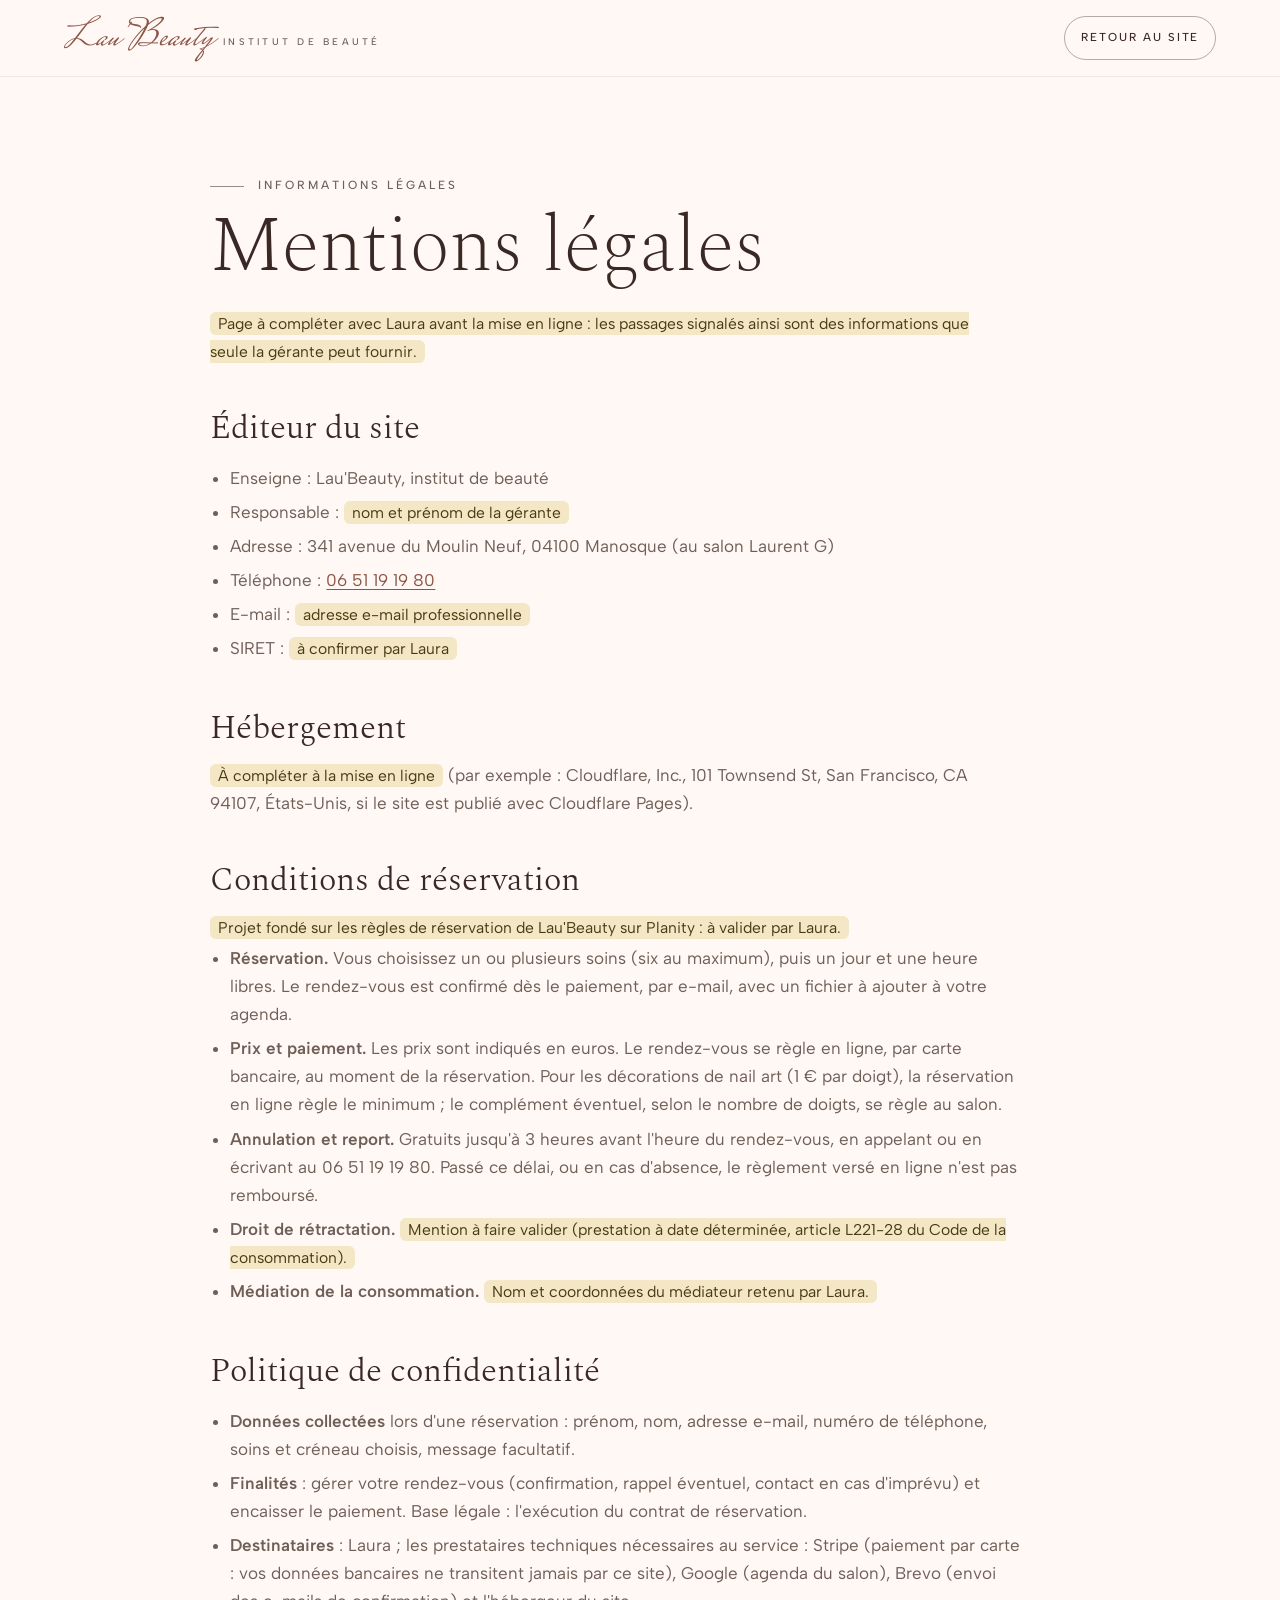
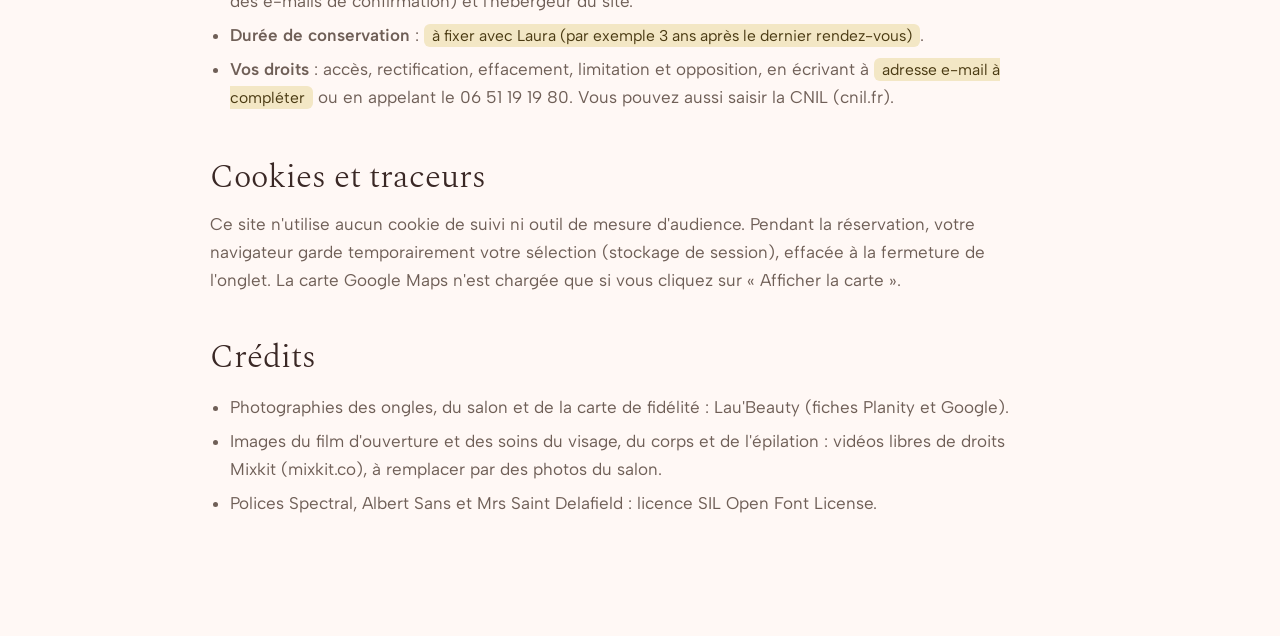
<file: mentions-legales.html>
<!doctype html>
<html lang="fr" class="no-js">
<head>
<meta charset="utf-8">
<meta name="viewport" content="width=device-width, initial-scale=1, viewport-fit=cover">
<title>Mentions légales · Lau'Beauty</title>
<meta name="description" content="Mentions légales, conditions de réservation et politique de confidentialité de Lau'Beauty.">
<meta name="robots" content="noindex, nofollow">
<meta name="theme-color" content="#fff8f5">
<link rel="icon" href="favicon.svg" type="image/svg+xml">
<link rel="preload" href="spectral-latin-200-normal.woff2" as="font" type="font/woff2" crossorigin>
<link rel="stylesheet" href="style.css?v=1">
<link rel="stylesheet" href="booking.css?v=1">
<script>document.documentElement.className = document.documentElement.className.replace('no-js', 'js');</script>
</head>
<body>
<svg width="0" height="0" style="position:absolute" aria-hidden="true" focusable="false">
  <symbol id="i-calendar" viewBox="0 0 24 24"><rect x="4" y="5.5" width="16" height="14.5" rx="2" fill="none" stroke="currentColor" stroke-width="1.5"/><path d="M4 10h16M8.5 3.5v4M15.5 3.5v4" fill="none" stroke="currentColor" stroke-width="1.5" stroke-linecap="round"/></symbol>
  <symbol id="i-pin" viewBox="0 0 24 24"><path d="M12 21s7-6.1 7-11.2A7 7 0 0 0 5 9.8C5 14.9 12 21 12 21z" fill="none" stroke="currentColor" stroke-width="1.5" stroke-linejoin="round"/><circle cx="12" cy="9.8" r="2.4" fill="none" stroke="currentColor" stroke-width="1.5"/></symbol>
  <symbol id="i-check" viewBox="0 0 24 24"><path d="M5 12.5l4.2 4.2L19 7" fill="none" stroke="currentColor" stroke-width="1.8" stroke-linecap="round" stroke-linejoin="round"/></symbol>
</svg>
<a class="skip-link" href="#contenu">Aller au contenu</a>
<header class="head is-solid">
  <div class="head__in">
    <a class="brand" href="index.html" aria-label="Lau'Beauty, retour à l'accueil"><span class="brand__script">Lau'Beauty</span><span class="brand__tag">Institut de beauté</span></a>
    <a class="btn btn--line btn--sm" href="index.html" style="margin-left:auto"><span>Retour au site</span></a>
  </div>
</header>
<main id="contenu" class="page">
  <div class="wrap" style="max-width:860px">
    <p class="eyebrow">Informations légales</p>
    <h1>Mentions légales</h1>
    <p><span class="todo">Page à compléter avec Laura avant la mise en ligne : les passages signalés ainsi sont des informations que seule la gérante peut fournir.</span></p>

    <h2 id="editeur">Éditeur du site</h2>
    <ul>
      <li>Enseigne : Lau'Beauty, institut de beauté</li>
      <li>Responsable : <span class="todo">nom et prénom de la gérante</span></li>
      <li>Adresse : 341 avenue du Moulin Neuf, 04100 Manosque (au salon Laurent G)</li>
      <li>Téléphone : <a href="tel:+33651191980">06 51 19 19 80</a></li>
      <li>E-mail : <span class="todo">adresse e-mail professionnelle</span></li>
      <li>SIRET : <span class="todo">à confirmer par Laura</span></li>
    </ul>

    <h2 id="hebergement">Hébergement</h2>
    <p><span class="todo">À compléter à la mise en ligne</span> (par exemple : Cloudflare, Inc., 101 Townsend St, San Francisco, CA 94107, États-Unis, si le site est publié avec Cloudflare Pages).</p>

    <h2 id="conditions">Conditions de réservation</h2>
    <p><span class="todo">Projet fondé sur les règles de réservation de Lau'Beauty sur Planity : à valider par Laura.</span></p>
    <ul>
      <li><strong>Réservation.</strong> Vous choisissez un ou plusieurs soins (six au maximum), puis un jour et une heure libres. Le rendez-vous est confirmé dès le paiement, par e-mail, avec un fichier à ajouter à votre agenda.</li>
      <li><strong>Prix et paiement.</strong> Les prix sont indiqués en euros. Le rendez-vous se règle en ligne, par carte bancaire, au moment de la réservation. Pour les décorations de nail art (1 € par doigt), la réservation en ligne règle le minimum ; le complément éventuel, selon le nombre de doigts, se règle au salon.</li>
      <li><strong>Annulation et report.</strong> Gratuits jusqu'à 3 heures avant l'heure du rendez-vous, en appelant ou en écrivant au 06 51 19 19 80. Passé ce délai, ou en cas d'absence, le règlement versé en ligne n'est pas remboursé.</li>
      <li><strong>Droit de rétractation.</strong> <span class="todo">Mention à faire valider (prestation à date déterminée, article L221-28 du Code de la consommation).</span></li>
      <li><strong>Médiation de la consommation.</strong> <span class="todo">Nom et coordonnées du médiateur retenu par Laura.</span></li>
    </ul>

    <h2 id="confidentialite">Politique de confidentialité</h2>
    <ul>
      <li><strong>Données collectées</strong> lors d'une réservation : prénom, nom, adresse e-mail, numéro de téléphone, soins et créneau choisis, message facultatif.</li>
      <li><strong>Finalités</strong> : gérer votre rendez-vous (confirmation, rappel éventuel, contact en cas d'imprévu) et encaisser le paiement. Base légale : l'exécution du contrat de réservation.</li>
      <li><strong>Destinataires</strong> : Laura ; les prestataires techniques nécessaires au service : Stripe (paiement par carte : vos données bancaires ne transitent jamais par ce site), Google (agenda du salon), Brevo (envoi des e-mails de confirmation) et l'hébergeur du site.</li>
      <li><strong>Durée de conservation</strong> : <span class="todo">à fixer avec Laura (par exemple 3 ans après le dernier rendez-vous)</span>.</li>
      <li><strong>Vos droits</strong> : accès, rectification, effacement, limitation et opposition, en écrivant à <span class="todo">adresse e-mail à compléter</span> ou en appelant le 06 51 19 19 80. Vous pouvez aussi saisir la CNIL (cnil.fr).</li>
    </ul>

    <h2 id="cookies">Cookies et traceurs</h2>
    <p>Ce site n'utilise aucun cookie de suivi ni outil de mesure d'audience. Pendant la réservation, votre navigateur garde temporairement votre sélection (stockage de session), effacée à la fermeture de l'onglet. La carte Google Maps n'est chargée que si vous cliquez sur « Afficher la carte ».</p>

    <h2 id="credits">Crédits</h2>
    <ul>
      <li>Photographies des ongles, du salon et de la carte de fidélité : Lau'Beauty (fiches Planity et Google).</li>
      <li>Images du film d'ouverture et des soins du visage, du corps et de l'épilation : vidéos libres de droits Mixkit (mixkit.co), à remplacer par des photos du salon.</li>
      <li>Polices Spectral, Albert Sans et Mrs Saint Delafield : licence SIL Open Font License.</li>
    </ul>
  </div>
</main>

</body>
</html>
</file>
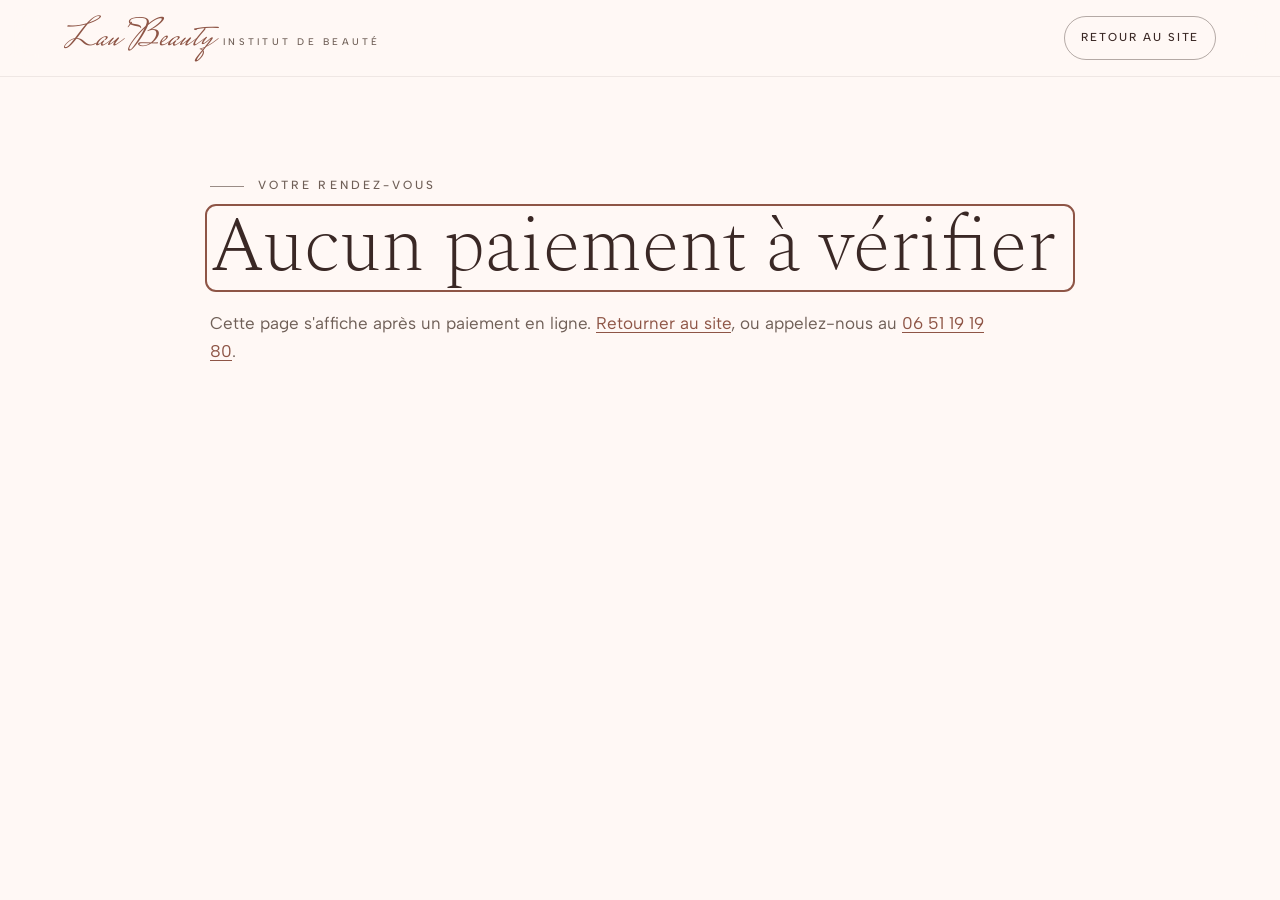
<file: merci.html>
<!doctype html>
<html lang="fr" class="no-js">
<head>
<meta charset="utf-8">
<meta name="viewport" content="width=device-width, initial-scale=1, viewport-fit=cover">
<title>Votre rendez-vous · Lau'Beauty</title>
<meta name="description" content="Confirmation de votre rendez-vous chez Lau'Beauty.">
<meta name="robots" content="noindex, nofollow">
<meta name="theme-color" content="#fff8f5">
<link rel="icon" href="favicon.svg" type="image/svg+xml">
<link rel="preload" href="spectral-latin-200-normal.woff2" as="font" type="font/woff2" crossorigin>
<link rel="stylesheet" href="style.css?v=1">
<link rel="stylesheet" href="booking.css?v=1">
<script>document.documentElement.className = document.documentElement.className.replace('no-js', 'js');</script>
</head>
<body>
<svg width="0" height="0" style="position:absolute" aria-hidden="true" focusable="false">
  <symbol id="i-calendar" viewBox="0 0 24 24"><rect x="4" y="5.5" width="16" height="14.5" rx="2" fill="none" stroke="currentColor" stroke-width="1.5"/><path d="M4 10h16M8.5 3.5v4M15.5 3.5v4" fill="none" stroke="currentColor" stroke-width="1.5" stroke-linecap="round"/></symbol>
  <symbol id="i-pin" viewBox="0 0 24 24"><path d="M12 21s7-6.1 7-11.2A7 7 0 0 0 5 9.8C5 14.9 12 21 12 21z" fill="none" stroke="currentColor" stroke-width="1.5" stroke-linejoin="round"/><circle cx="12" cy="9.8" r="2.4" fill="none" stroke="currentColor" stroke-width="1.5"/></symbol>
  <symbol id="i-check" viewBox="0 0 24 24"><path d="M5 12.5l4.2 4.2L19 7" fill="none" stroke="currentColor" stroke-width="1.8" stroke-linecap="round" stroke-linejoin="round"/></symbol>
</svg>
<a class="skip-link" href="#contenu">Aller au contenu</a>
<header class="head is-solid">
  <div class="head__in">
    <a class="brand" href="index.html" aria-label="Lau'Beauty, retour à l'accueil"><span class="brand__script">Lau'Beauty</span><span class="brand__tag">Institut de beauté</span></a>
    <a class="btn btn--line btn--sm" href="index.html" style="margin-left:auto"><span>Retour au site</span></a>
  </div>
</header>
<main id="contenu" class="page">
  <div class="wrap" style="max-width:860px">
    <div id="etat" aria-live="polite">
      <p class="eyebrow">Votre rendez-vous</p>
      <h1>Vérification du paiement…</h1>
      <p>Merci de patienter quelques secondes, nous confirmons votre rendez-vous.</p>
    </div>
    <noscript><p>Pour vérifier votre rendez-vous, appelez le 06 51 19 19 80.</p></noscript>
  </div>
</main>
<script src="config.js?v=1"></script>
<script src="agenda.js?v=1"></script>
<script src="merci.js?v=1"></script>
</body>
</html>
</file>
<file: style.css>
/* Lau'Beauty — feuille de style principale.
   Palette tirée du logo (taupe #BEAC9E) et de la carte de fidélité (rose #FDE5E1, liseré rose gold). */

@font-face { font-family: "Spectral"; font-weight: 200; font-style: normal; font-display: swap; src: url("spectral-latin-200-normal.woff2") format("woff2"); }
@font-face { font-family: "Spectral"; font-weight: 300; font-style: normal; font-display: swap; src: url("spectral-latin-300-normal.woff2") format("woff2"); }
@font-face { font-family: "Spectral"; font-weight: 300; font-style: italic; font-display: swap; src: url("spectral-latin-300-italic.woff2") format("woff2"); }
@font-face { font-family: "Spectral"; font-weight: 400; font-style: normal; font-display: swap; src: url("spectral-latin-400-normal.woff2") format("woff2"); }
@font-face { font-family: "Spectral"; font-weight: 400; font-style: italic; font-display: swap; src: url("spectral-latin-400-italic.woff2") format("woff2"); }
@font-face { font-family: "Albert Sans"; font-weight: 400; font-style: normal; font-display: swap; src: url("albert-sans-latin-400-normal.woff2") format("woff2"); }
@font-face { font-family: "Albert Sans"; font-weight: 500; font-style: normal; font-display: swap; src: url("albert-sans-latin-500-normal.woff2") format("woff2"); }
@font-face { font-family: "Albert Sans"; font-weight: 600; font-style: normal; font-display: swap; src: url("albert-sans-latin-600-normal.woff2") format("woff2"); }
@font-face { font-family: "Mrs Saint Delafield"; font-weight: 400; font-style: normal; font-display: swap; src: url("mrs-saint-delafield-latin-400-normal.woff2") format("woff2"); }

:root {
  /* marque */
  --nude: #beac9e;
  --sand: #ece0d6;
  --blush: #fbece8;
  --cream: #fff8f5;
  --rose: #e8b4b8;
  --rose-deep: #a8505a;
  --rg: #b9806e;           /* rose gold */
  --rg-light: #d9a896;
  --rg-deep: #8e5546;
  --cocoa: #3a2825;
  --espresso: #241715;
  --muted: #6f5f57;
  /* alias utilisés par booking.css */
  --ivory: var(--cream);
  --gold: var(--rg-light);
  --gold-deep: var(--rg-deep);
  --champagne: #f4d9d2;
  --taupe: var(--muted);
  /* typographie */
  --ff-display: "Spectral", "Iowan Old Style", Georgia, serif;
  --ff-ui: "Albert Sans", system-ui, -apple-system, "Segoe UI", Roboto, sans-serif;
  --ff-script: "Mrs Saint Delafield", "Snell Roundhand", cursive;
  --ease: cubic-bezier(.2, .75, .15, 1);
  --ease-io: cubic-bezier(.65, 0, .25, 1);
  /* mise en page */
  --gutter: clamp(20px, 5vw, 72px);
  --wrap: 1320px;
  --head-h: 76px;
  --radius: 28px;
  color-scheme: light;
}

*, *::before, *::after { box-sizing: border-box; }
html { -webkit-text-size-adjust: 100%; text-size-adjust: 100%; scroll-behavior: auto; background: var(--cream); }
body { margin: 0; font: 400 1.0625rem/1.65 var(--ff-ui); color: var(--cocoa); background: var(--cream); overflow-x: clip; -webkit-font-smoothing: antialiased; text-rendering: optimizeLegibility; }
img, svg, canvas, video { display: block; max-width: 100%; }
img { height: auto; }
h1, h2, h3, h4, p, ul, ol, dl, dd, figure, blockquote { margin: 0; }
ul, ol { padding: 0; list-style: none; }
a { color: inherit; text-decoration: none; }
button { font: inherit; color: inherit; background: none; border: 0; padding: 0; cursor: pointer; }
:focus-visible { outline: 2px solid var(--rg-deep); outline-offset: 3px; border-radius: 6px; }
[hidden] { display: none !important; }
::selection { background: var(--rose); color: var(--espresso); }
.sr-only { position: absolute; width: 1px; height: 1px; margin: -1px; padding: 0; overflow: hidden; clip: rect(0 0 0 0); white-space: nowrap; border: 0; }
.skip-link { position: fixed; left: 12px; top: -80px; z-index: 1000; padding: 12px 18px; border-radius: 999px; background: var(--espresso); color: var(--cream); transition: top .3s; }
.skip-link:focus { top: 12px; }
.wrap { width: min(var(--wrap), 100% - 2 * var(--gutter)); margin-inline: auto; }

/* ---------- typographie ---------- */
.eyebrow { font: 500 .74rem/1.2 var(--ff-ui); letter-spacing: .26em; text-transform: uppercase; color: var(--rg-deep); }
.eyebrow::before { content: ""; display: inline-block; width: 34px; height: 1px; margin-right: 14px; vertical-align: middle; background: currentColor; opacity: .7; }
.h2 { font: 300 clamp(2.3rem, 5.2vw, 4.6rem)/1.02 var(--ff-display); letter-spacing: -.012em; text-wrap: balance; }
.h2 em, .h1 em, .grad { font-style: italic; font-weight: 300; background: linear-gradient(100deg, var(--rg-deep) 5%, var(--rg) 45%, #e7b9a6 70%, var(--rg) 100%); -webkit-background-clip: text; background-clip: text; color: transparent; padding-right: .06em; }
.lead { font: 300 clamp(1.15rem, 1.6vw, 1.45rem)/1.6 var(--ff-display); color: var(--muted); text-wrap: pretty; }
.script { font-family: var(--ff-script); font-weight: 400; line-height: .8; color: var(--rg); }

/* ---------- boutons ---------- */
.btn { position: relative; display: inline-flex; align-items: center; justify-content: center; gap: .7em; min-height: 52px; padding: 0 1.9em; border-radius: 999px; font: 500 .8rem/1 var(--ff-ui); letter-spacing: .17em; text-transform: uppercase; white-space: nowrap; overflow: hidden; isolation: isolate; transition: color .45s var(--ease), background-color .45s var(--ease), border-color .45s var(--ease), transform .6s var(--ease), box-shadow .5s var(--ease); }
.btn svg { width: 18px; height: 18px; flex: none; transition: transform .5s var(--ease); }
.btn::after { content: ""; position: absolute; inset: 0; z-index: -1; background: var(--espresso); transform: translateY(101%); border-radius: inherit; transition: transform .6s var(--ease); }
.btn:hover::after { transform: none; }
.btn:hover svg { transform: translateX(4px); }
.btn--gold { color: var(--espresso); background: linear-gradient(120deg, #f0cdbf, var(--rg-light) 45%, #cf9a86); box-shadow: 0 12px 30px -14px rgba(142, 85, 70, .7), inset 0 1px 0 rgba(255, 255, 255, .5); }
.btn--gold:hover { color: var(--cream); }
.btn--dark { color: var(--cream); background: var(--espresso); }
.btn--dark::after { background: var(--rg-deep); }
.btn--line { color: var(--cocoa); border: 1px solid rgba(58, 40, 37, .38); }
.btn--line:hover { color: var(--cream); border-color: var(--espresso); }
.btn--light { color: var(--cream); border: 1px solid rgba(255, 248, 245, .55); }
.btn--light::after { background: var(--cream); }
.btn--light:hover { color: var(--espresso); }
.btn--sm { min-height: 44px; padding: 0 1.35em; font-size: .72rem; }
.btn--lg { min-height: 60px; padding: 0 2.3em; font-size: .86rem; }
.btn[aria-disabled="true"] { opacity: .5; }
.link-arrow { display: inline-flex; align-items: center; gap: .6em; font: 500 .78rem/1 var(--ff-ui); letter-spacing: .17em; text-transform: uppercase; padding-block: 12px; border-bottom: 1px solid currentColor; }
.link-arrow svg { width: 18px; height: 18px; transition: transform .5s var(--ease); }
.link-arrow:hover svg { transform: translateX(5px); }

/* ---------- préchargement ---------- */
.boot { position: fixed; inset: 0; z-index: 900; display: grid; place-items: center; background: var(--cream); transition: opacity .9s var(--ease-io), visibility 0s .9s; }
.boot.is-off { opacity: 0; visibility: hidden; pointer-events: none; }
.no-js .boot { display: none; }
.boot__in { display: grid; justify-items: center; gap: 14px; text-align: center; }
.boot__mono { font: 200 clamp(4.2rem, 13vw, 8rem)/1 var(--ff-display); letter-spacing: .02em; color: var(--rg); animation: bootIn 1.4s var(--ease) both; }
.boot__mono i { font-style: italic; margin-left: -.12em; color: var(--rg-deep); }
.boot__name { font: 500 .72rem/1 var(--ff-ui); letter-spacing: .5em; text-transform: uppercase; color: var(--muted); animation: bootIn 1.4s .25s var(--ease) both; }
.boot__bar { width: 120px; height: 1px; background: rgba(58, 40, 37, .15); overflow: hidden; margin-top: 8px; }
.boot__bar i { display: block; height: 100%; width: 100%; background: var(--rg); transform: scaleX(.05); transform-origin: left; transition: transform .5s var(--ease); }
@keyframes bootIn { from { opacity: 0; transform: translateY(16px); } }

/* ---------- en-tête ---------- */
.head { position: fixed; inset: 0 0 auto 0; z-index: 80; height: var(--head-h); transition: transform .7s var(--ease), background-color .5s, box-shadow .5s, backdrop-filter .5s; }
.head__in { display: flex; align-items: center; gap: 28px; width: min(1480px, 100% - 2 * var(--gutter)); height: 100%; margin-inline: auto; }
.head.is-solid { background: rgba(255, 248, 245, .86); backdrop-filter: blur(16px) saturate(1.4); -webkit-backdrop-filter: blur(16px) saturate(1.4); box-shadow: 0 1px 0 rgba(58, 40, 37, .08); }
.head.is-hidden { transform: translateY(-101%); }
.brand { display: inline-flex; align-items: baseline; gap: 10px; white-space: nowrap; }
.brand__script { font: 400 2.5rem/.7 var(--ff-script); color: var(--rg-deep); padding-top: 4px; }
.brand__tag { font: 500 .6rem/1 var(--ff-ui); letter-spacing: .34em; text-transform: uppercase; color: var(--muted); }
.nav { display: flex; gap: clamp(18px, 2.4vw, 38px); margin-left: auto; }
.nav a { position: relative; font: 500 .74rem/1 var(--ff-ui); letter-spacing: .18em; text-transform: uppercase; padding-block: 14px; }
.nav a::after { content: ""; position: absolute; left: 0; right: 0; bottom: 8px; height: 1px; background: currentColor; transform: scaleX(0); transform-origin: right; transition: transform .6s var(--ease); }
.nav a:hover::after, .nav a[aria-current="true"]::after { transform: scaleX(1); transform-origin: left; }
.head__cta { margin-left: 8px; }
.burger { display: none; width: 48px; height: 48px; border-radius: 50%; place-items: center; border: 1px solid rgba(58, 40, 37, .3); }
.burger span { display: block; width: 18px; height: 1.5px; background: currentColor; box-shadow: 0 6px 0 currentColor; transform: translateY(-3px); transition: transform .4s var(--ease), box-shadow .4s; }
.burger[aria-expanded="true"] span { box-shadow: 0 0 0 currentColor; transform: rotate(45deg); }
.burger[aria-expanded="true"] span::after { content: ""; position: absolute; width: 18px; height: 1.5px; background: currentColor; transform: rotate(90deg); }
.drawer { position: fixed; inset: 0; z-index: 70; display: grid; align-content: center; justify-items: start; gap: 6px; padding: calc(var(--head-h) + 20px) var(--gutter) 40px; background: var(--blush); clip-path: circle(0 at calc(100% - 44px) 38px); visibility: hidden; transition: clip-path .9s var(--ease-io), visibility 0s .9s; }
.drawer.is-open { clip-path: circle(150% at calc(100% - 44px) 38px); visibility: visible; transition: clip-path .9s var(--ease-io), visibility 0s; }
.drawer a:not(.btn) { font: 300 clamp(2.4rem, 11vw, 4rem)/1.1 var(--ff-display); padding-block: 4px; }
.drawer .btn { margin-top: 26px; }
.demo-bar { position: fixed; left: 0; right: 0; bottom: 0; z-index: 85; padding: 8px 16px; text-align: center; font-size: .78rem; letter-spacing: .02em; color: #4a3a12; background: #f3e7c5; }
.demo-bar strong { font-weight: 600; }

/* ---------- film d'ouverture ---------- */
.film { position: relative; height: 560vh; background: var(--blush); }
.film__pin { position: sticky; top: 0; height: 100vh; height: 100svh; overflow: hidden; }
.film__stage { position: absolute; inset: 0; will-change: transform; transform-origin: 58% 50%; }
.film__canvas, .film__poster { position: absolute; inset: 0; width: 100%; height: 100%; object-fit: cover; }
.film__canvas { opacity: 0; transition: opacity .6s; }
.film.is-ready .film__canvas { opacity: 1; }
.film__veil { position: absolute; inset: 0; pointer-events: none; background:
  linear-gradient(to top, rgba(255, 244, 240, .94) 0%, rgba(255, 244, 240, .72) 24%, rgba(255, 244, 240, 0) 56%),
  linear-gradient(to bottom, rgba(255, 244, 240, .55), rgba(255, 244, 240, 0) 22%); }
.film__grain { position: absolute; inset: 0; pointer-events: none; opacity: .18; mix-blend-mode: multiply; background-image: url("data:image/svg+xml;utf8,<svg xmlns='http://www.w3.org/2000/svg' width='160' height='160'><filter id='n'><feTurbulence type='fractalNoise' baseFrequency='.9' numOctaves='2' stitchTiles='stitch'/><feColorMatrix values='0 0 0 0 .5  0 0 0 0 .4  0 0 0 0 .35  0 0 0 .55 0'/></filter><rect width='100%' height='100%' filter='url(%23n)'/></svg>"); }
.film__caps { position: absolute; left: var(--gutter); right: var(--gutter); bottom: clamp(56px, 9vh, 110px); }
.cap { position: absolute; left: 0; bottom: 0; width: min(780px, 100%); opacity: 0; visibility: hidden; pointer-events: none; }
.cap.is-on { opacity: 1; visibility: visible; pointer-events: auto; }
.cap__n { display: block; margin-bottom: 14px; font: 500 .74rem/1 var(--ff-ui); letter-spacing: .3em; text-transform: uppercase; color: var(--rg-deep); }
.cap__t { font: 200 clamp(2.5rem, 7.2vw, 6.6rem)/.98 var(--ff-display); letter-spacing: -.02em; color: var(--espresso); }
.cap__t em { font-style: italic; font-weight: 300; color: var(--rg-deep); }
.cap__p { margin-top: 18px; max-width: 46ch; font: 300 clamp(1.05rem, 1.5vw, 1.3rem)/1.55 var(--ff-display); color: var(--cocoa); }
.cap__row { display: flex; flex-wrap: wrap; gap: 14px; margin-top: 28px; }
.cap--intro { width: min(1040px, 100%); }
.cap--intro .cap__n { margin-bottom: clamp(26px, 4vh, 46px); }
.cap--intro .cap__t { font-size: clamp(2.9rem, 7.6vw, 7.4rem); letter-spacing: -.03em; line-height: .96; }
.cap--intro .cap__sig { display: block; margin: 0 0 .1em .02em; font: 400 clamp(3rem, 6.4vw, 5.8rem)/.9 var(--ff-script); color: var(--rg); }
.cap .line { display: block; overflow: hidden; padding-bottom: .12em; margin-bottom: -.12em; }
.cap .line > span { display: block; transform: translateY(105%); transition: transform 1.1s var(--ease); }
.cap.is-on .line > span { transform: none; }
.cap.is-on .line:nth-child(2) > span { transition-delay: .08s; }
.cap.is-on .line:nth-child(3) > span { transition-delay: .16s; }
.cap__fade { opacity: 0; transform: translateY(16px); transition: opacity .9s .25s var(--ease), transform .9s .25s var(--ease); }
.cap.is-on .cap__fade { opacity: 1; transform: none; }
.film__rail { position: absolute; right: var(--gutter); bottom: clamp(56px, 9vh, 110px); display: grid; justify-items: center; gap: 10px; }
.film__rail ol { display: grid; gap: 14px; }
.film__rail li { position: relative; width: 11px; height: 11px; border-radius: 50%; border: 1px solid var(--rg-deep); transition: background .5s, transform .5s var(--ease); }
.film__rail li.is-on { background: var(--rg-deep); transform: scale(1.35); }
.film__rail li span { position: absolute; right: 24px; top: 50%; transform: translateY(-50%); font: 500 .66rem/1 var(--ff-ui); letter-spacing: .22em; text-transform: uppercase; color: var(--rg-deep); opacity: 0; transition: opacity .5s; white-space: nowrap; }
.film__rail li.is-on span { opacity: 1; }
.film__line { width: 1px; height: 70px; background: rgba(58, 40, 37, .18); position: relative; overflow: hidden; }
.film__line i { position: absolute; inset: 0; background: var(--rg-deep); transform: scaleY(0); transform-origin: top; }
.film__hint { position: absolute; left: 50%; bottom: 22px; transform: translateX(-50%); display: grid; justify-items: center; gap: 8px; font: 500 .64rem/1 var(--ff-ui); letter-spacing: .34em; text-transform: uppercase; color: var(--muted); transition: opacity .6s; }
.film__hint i { width: 1px; height: 38px; background: linear-gradient(var(--rg-deep), transparent); animation: hint 2.2s var(--ease-io) infinite; transform-origin: top; }
@keyframes hint { 0% { transform: scaleY(0); } 50% { transform: scaleY(1); transform-origin: top; } 51% { transform-origin: bottom; } 100% { transform: scaleY(0); transform-origin: bottom; } }
.film.is-past-intro .film__hint { opacity: 0; }

/* ---------- sections communes ---------- */
.sheet { position: relative; z-index: 2; margin-top: -5vh; border-radius: 44px 44px 0 0; background: var(--cream); box-shadow: 0 -30px 60px -30px rgba(58, 40, 37, .25); }
.sec { position: relative; padding-block: clamp(84px, 12vw, 180px); }
.sec__head { display: grid; gap: 22px; max-width: 920px; margin-bottom: clamp(40px, 6vw, 84px); }
.sec__head--center { margin-inline: auto; text-align: center; justify-items: center; }
.sec__head .lead { max-width: 56ch; }
[data-reveal] { opacity: 0; transform: translateY(34px); transition: opacity 1.1s var(--ease), transform 1.1s var(--ease); transition-delay: var(--d, 0s); }
[data-reveal].is-in { opacity: 1; transform: none; }
.no-js [data-reveal], .reduce [data-reveal] { opacity: 1; transform: none; transition: none; }
.w { display: inline-block; overflow: hidden; vertical-align: top; padding-bottom: .1em; margin-bottom: -.1em; }
.w > span { display: inline-block; transform: translateY(105%); transition: transform 1.1s var(--ease); transition-delay: calc(var(--i, 0) * 45ms); }
.is-in .w > span, .w.is-in > span { transform: none; }
.no-js .w > span, .reduce .w > span { transform: none; transition: none; }

/* ---------- manifeste ---------- */
.manifeste { display: grid; grid-template-columns: minmax(0, 5fr) minmax(0, 7fr); gap: clamp(32px, 7vw, 120px); align-items: center; }
.manifeste__img { position: relative; }
.arch { border-radius: 999px 999px 0 0; overflow: hidden; background: var(--sand); }
.arch img { width: 100%; height: 100%; object-fit: cover; }
.manifeste__img .arch { aspect-ratio: 4 / 5.3; box-shadow: 0 40px 80px -40px rgba(58, 40, 37, .5); }
.manifeste__img .badge { position: absolute; right: -6%; bottom: 9%; width: clamp(120px, 15vw, 190px); aspect-ratio: 1; display: grid; place-items: center; text-align: center; border-radius: 50%; background: var(--blush); box-shadow: 0 20px 50px -20px rgba(58, 40, 37, .45); font: 300 .9rem/1.25 var(--ff-display); color: var(--rg-deep); padding: 14px; }
.badge b { display: block; font: 200 clamp(2.6rem, 4.6vw, 4rem)/1 var(--ff-display); color: var(--rg-deep); }
.badge::before { content: ""; position: absolute; inset: 7px; border: 1px solid var(--rg-light); border-radius: 50%; }
.manifeste__txt { display: grid; gap: 28px; }
.manifeste__txt .h2 { font-size: clamp(2.2rem, 4.6vw, 4rem); }
.signature { display: flex; align-items: center; gap: 18px; margin-top: 8px; }
.signature .script { font-size: 3.4rem; }
.signature small { font: 500 .7rem/1.4 var(--ff-ui); letter-spacing: .22em; text-transform: uppercase; color: var(--muted); }
.chiffres { display: grid; grid-template-columns: repeat(4, 1fr); gap: 1px; margin-top: clamp(56px, 8vw, 110px); background: rgba(58, 40, 37, .12); border-block: 1px solid rgba(58, 40, 37, .12); }
.chiffres > div { padding: clamp(22px, 3vw, 40px) clamp(10px, 2vw, 28px); background: var(--cream); text-align: center; }
.chiffres b { display: block; font: 200 clamp(2.4rem, 5vw, 4.4rem)/1 var(--ff-display); color: var(--rg-deep); font-variant-numeric: lining-nums; }
.chiffres span { display: block; margin-top: 10px; font: 500 .7rem/1.4 var(--ff-ui); letter-spacing: .2em; text-transform: uppercase; color: var(--muted); }

/* ---------- savoir-faire ---------- */
.piliers { background: var(--blush); }
.pilier { position: relative; display: grid; grid-template-columns: minmax(0, 6fr) minmax(0, 5fr); gap: clamp(24px, 6vw, 96px); align-items: center; padding-block: clamp(30px, 5vw, 70px); }
.pilier + .pilier { border-top: 1px solid rgba(58, 40, 37, .12); }
.pilier:nth-child(even) { grid-template-columns: minmax(0, 5fr) minmax(0, 6fr); }
.pilier:nth-child(even) .pilier__media { order: 2; }
.pilier__media { position: relative; }
.pilier__media .arch { aspect-ratio: 4 / 4.6; }
.pilier__media img { transition: transform 1.6s var(--ease); }
.pilier:hover .pilier__media img { transform: scale(1.05); }
.pilier__num { position: absolute; top: -.5em; left: -.1em; font: 200 clamp(5rem, 11vw, 10rem)/1 var(--ff-display); color: rgba(185, 128, 110, .24); pointer-events: none; z-index: 1; font-style: italic; }
.pilier:nth-child(even) .pilier__num { left: auto; right: -.1em; }
.pilier__txt { display: grid; gap: 22px; justify-items: start; }
.pilier__txt h3 { font: 300 clamp(2.2rem, 4.4vw, 3.8rem)/1.05 var(--ff-display); }
.pilier__txt h3 em { font-style: italic; color: var(--rg-deep); }
.pilier__txt p { max-width: 44ch; color: var(--muted); }
.pilier__list { display: flex; flex-wrap: wrap; gap: 8px; }
.pilier__list li { padding: 8px 16px; border: 1px solid rgba(58, 40, 37, .22); border-radius: 999px; font: 500 .7rem/1 var(--ff-ui); letter-spacing: .13em; text-transform: uppercase; }
.pilier__from { font: 300 1.15rem/1 var(--ff-display); font-style: italic; color: var(--rg-deep); }
.pilier__from b { font: 300 2.6rem/1 var(--ff-display); font-style: normal; }
.pilier__typo { aspect-ratio: 4 / 4.6; display: grid; place-items: center; border-radius: 999px 999px 0 0; background: linear-gradient(160deg, #f6dcd5, var(--rose) 130%); position: relative; overflow: hidden; }
.pilier__typo svg { width: 62%; color: var(--rg-deep); opacity: .85; }
.pilier__typo::before { content: ""; position: absolute; inset: 14px; border: 1px solid rgba(142, 85, 70, .4); border-radius: 999px 999px 0 0; }

/* ---------- galerie nail art ---------- */
.galerie { background: var(--espresso); color: var(--cream); overflow: hidden; }
.galerie .eyebrow { color: var(--rg-light); }
.galerie .h2 em { background: linear-gradient(100deg, #f0cdbf, #d9a896); -webkit-background-clip: text; background-clip: text; }
.galerie .lead { color: rgba(255, 248, 245, .72); }
.galerie__top { display: flex; align-items: end; justify-content: space-between; gap: 30px; flex-wrap: wrap; padding-top: clamp(84px, 12vw, 160px); }
.galerie__view { position: relative; padding-block: clamp(36px, 5vw, 64px) clamp(84px, 12vw, 160px); }
.galerie__track { display: flex; gap: clamp(16px, 2.2vw, 34px); padding-inline: var(--gutter); width: max-content; will-change: transform; }
.nail { position: relative; flex: none; width: clamp(250px, 26vw, 400px); }
.nail:nth-child(even) { margin-top: clamp(30px, 6vw, 90px); }
.nail .arch { aspect-ratio: 4 / 5; background: #3a2825; }
.nail img { transition: transform 1.4s var(--ease), filter .8s; }
.nail:hover img { transform: scale(1.06); }
.nail figcaption { display: flex; align-items: baseline; gap: 12px; margin-top: 16px; font: 300 1.05rem/1.3 var(--ff-display); font-style: italic; color: rgba(255, 248, 245, .86); }
.nail figcaption b { font: 500 .66rem/1 var(--ff-ui); letter-spacing: .24em; font-style: normal; color: var(--rg-light); }
.galerie__foot { display: flex; align-items: center; justify-content: space-between; gap: 24px; flex-wrap: wrap; width: min(var(--wrap), 100% - 2 * var(--gutter)); margin-inline: auto; padding-top: clamp(28px, 4vw, 52px); }
.galerie__bar { flex: 1; max-width: 360px; height: 1px; background: rgba(255, 248, 245, .2); position: relative; }
.galerie__bar i { position: absolute; left: 0; top: -1px; height: 3px; width: 100%; background: var(--rg-light); transform: scaleX(0); transform-origin: left; }

/* ---------- carte des soins ---------- */
.soins { background: var(--cream); }
.soins__intro { display: flex; justify-content: space-between; align-items: end; gap: 40px; flex-wrap: wrap; margin-bottom: clamp(34px, 5vw, 64px); }
.tabs { position: sticky; top: var(--head-h); z-index: 20; display: flex; gap: 8px; margin-inline: calc(var(--gutter) * -1); padding: 14px var(--gutter); overflow-x: auto; scrollbar-width: none; background: rgba(255, 248, 245, .92); backdrop-filter: blur(14px); -webkit-backdrop-filter: blur(14px); border-bottom: 1px solid rgba(58, 40, 37, .1); }
.tabs::-webkit-scrollbar { display: none; }
.tab { flex: none; min-height: 46px; padding: 0 1.4em; border-radius: 999px; border: 1px solid rgba(58, 40, 37, .28); font: 500 .74rem/1 var(--ff-ui); letter-spacing: .16em; text-transform: uppercase; transition: background .4s, color .4s, border-color .4s; }
.tab:hover { border-color: var(--cocoa); }
.tab[aria-selected="true"] { background: var(--espresso); color: var(--cream); border-color: var(--espresso); }
.panels { margin-top: clamp(30px, 4vw, 56px); }
.panel[hidden] { display: none; }
.panel__intro { max-width: 60ch; margin-bottom: 8px; font: 300 clamp(1.2rem, 1.8vw, 1.5rem)/1.5 var(--ff-display); font-style: italic; color: var(--rg-deep); }
.cat { margin-top: clamp(34px, 5vw, 64px); }
.cat__title { display: flex; align-items: baseline; gap: 18px; font: 300 clamp(1.7rem, 2.8vw, 2.4rem)/1.1 var(--ff-display); }
.cat__title::after { content: ""; flex: 1; height: 1px; background: rgba(58, 40, 37, .16); transform: translateY(-.25em); }
.cat__intro { margin-top: 8px; font-size: .95rem; color: var(--muted); }
.rows { margin-top: 12px; }
.row { position: relative; display: grid; grid-template-columns: minmax(0, 1fr) auto auto; gap: 8px 28px; align-items: center; padding: 20px 14px; border-bottom: 1px solid rgba(58, 40, 37, .1); transition: background-color .5s; }
.row::before { content: ""; position: absolute; inset: 0 0 0 0; z-index: -1; background: linear-gradient(90deg, var(--blush), rgba(251, 236, 232, 0)); opacity: 0; transition: opacity .5s; }
.row:hover::before, .row:focus-within::before, .row.is-on::before { opacity: 1; }
.row__name { font: 400 clamp(1.1rem, 1.5vw, 1.35rem)/1.3 var(--ff-display); text-wrap: pretty; }
.row__desc { margin-top: 6px; max-width: 70ch; font-size: .9rem; line-height: 1.55; color: var(--muted); }
.row__meta { display: grid; justify-items: end; gap: 2px; text-align: right; font-variant-numeric: tabular-nums lining-nums; }
.row__dur { font-size: .84rem; color: var(--muted); }
.row__price { font: 500 1.1rem/1.2 var(--ff-ui); white-space: nowrap; }
.row__add { display: grid; place-items: center; width: 48px; height: 48px; border-radius: 50%; border: 1px solid rgba(58, 40, 37, .3); transition: background .4s, color .4s, border-color .4s, transform .6s var(--ease); }
.row__add svg { width: 20px; height: 20px; }
.row__add:hover { background: var(--espresso); color: var(--cream); border-color: var(--espresso); transform: rotate(90deg); }
.row__add[aria-pressed="true"] { background: var(--rg); color: var(--espresso); border-color: var(--rg); }
.tarifs__note { margin-top: clamp(30px, 4vw, 52px); max-width: 78ch; font-size: .9rem; color: var(--muted); }
.soins__cta { display: flex; flex-wrap: wrap; align-items: center; justify-content: space-between; gap: 22px 40px; margin-top: clamp(40px, 6vw, 80px); padding: clamp(26px, 4vw, 48px); border-radius: var(--radius); background: var(--blush); }
.soins__cta p { font: 300 clamp(1.3rem, 2.2vw, 1.8rem)/1.35 var(--ff-display); max-width: 30ch; }

/* ---------- fidélité ---------- */
.fid { background: linear-gradient(180deg, var(--cream), var(--blush)); overflow: hidden; }
.fid__grid { display: grid; grid-template-columns: minmax(0, 1fr) minmax(0, 1fr); gap: clamp(30px, 7vw, 110px); align-items: center; }
.fid__card { perspective: 1200px; }
.fid__card img { width: min(100%, 560px); margin-inline: auto; border-radius: 22px; box-shadow: 0 50px 90px -40px rgba(142, 85, 70, .7); transform: rotateY(-8deg) rotateX(4deg) rotate(-2deg); transition: transform .8s var(--ease); will-change: transform; }
.fid__card:hover img { transform: rotateY(0) rotateX(0) rotate(0); }
.fid__txt { display: grid; gap: 28px; justify-items: start; }
.paliers { display: grid; grid-template-columns: 1fr 1fr; gap: 16px; width: 100%; }
.palier { padding: clamp(18px, 2.4vw, 30px); border-radius: 22px; border: 1px solid rgba(142, 85, 70, .3); background: rgba(255, 255, 255, .5); }
.palier b { display: block; font: 200 clamp(3rem, 5vw, 4.6rem)/1 var(--ff-display); color: var(--rg-deep); }
.palier span { display: block; margin-top: 6px; font: 500 .72rem/1.4 var(--ff-ui); letter-spacing: .18em; text-transform: uppercase; color: var(--muted); }
.fid__note { font-size: .9rem; color: var(--muted); }
.cadeau { margin-top: clamp(56px, 8vw, 110px); display: grid; grid-template-columns: auto 1fr auto; gap: clamp(20px, 4vw, 56px); align-items: center; padding: clamp(26px, 4vw, 50px); border-radius: var(--radius); background: var(--espresso); color: var(--cream); }
.cadeau .almond { width: clamp(64px, 9vw, 110px); aspect-ratio: 3 / 4; clip-path: url(#almond); background: linear-gradient(160deg, #f0cdbf, var(--rg) 90%); }
.cadeau h3 { font: 300 clamp(1.8rem, 3.4vw, 2.8rem)/1.1 var(--ff-display); }
.cadeau h3 em { font-style: italic; color: var(--rg-light); }
.cadeau p { margin-top: 8px; color: rgba(255, 248, 245, .78); max-width: 56ch; }

/* ---------- avis ---------- */
.avis { background: var(--espresso); color: var(--cream); overflow: hidden; }
.avis .eyebrow { color: var(--rg-light); }
.avis .h2 em { background: linear-gradient(100deg, #f0cdbf, #d9a896); -webkit-background-clip: text; background-clip: text; }
.avis__top { display: grid; grid-template-columns: auto 1fr; gap: clamp(30px, 7vw, 110px); align-items: end; }
.note { display: grid; gap: 8px; }
.note b { display: block; margin-bottom: .12em; font: 200 clamp(5.5rem, 13vw, 11rem)/.85 var(--ff-display); color: var(--cream); }
.note b small { font-size: .35em; color: var(--rg-light); margin-left: .1em; }
.stars { display: inline-flex; gap: 4px; color: var(--rg-light); }
.stars svg { width: 20px; height: 20px; }
.note p { font: 500 .72rem/1.5 var(--ff-ui); letter-spacing: .2em; text-transform: uppercase; color: rgba(255, 248, 245, .7); }
.avis__src { display: flex; flex-wrap: wrap; gap: 12px; margin-top: 22px; }
.avis__src a { display: inline-flex; align-items: center; gap: 10px; padding: 10px 18px; border: 1px solid rgba(255, 248, 245, .28); border-radius: 999px; font: 500 .7rem/1 var(--ff-ui); letter-spacing: .15em; text-transform: uppercase; transition: background .4s, color .4s; }
.avis__src a:hover { background: var(--cream); color: var(--espresso); }
.marquee { margin-top: clamp(48px, 7vw, 96px); display: grid; gap: 22px; }
.marquee__row { display: flex; align-items: flex-start; width: max-content; gap: 22px; animation: marquee var(--t, 90s) linear infinite; }
.marquee__row--b { animation-direction: reverse; --t: 110s; }
.marquee:hover .marquee__row { animation-play-state: paused; }
@keyframes marquee { to { transform: translateX(calc(-50% - 11px)); } }
.quote { flex: none; width: clamp(280px, 30vw, 420px); padding: clamp(22px, 2.4vw, 32px); border: 1px solid rgba(255, 248, 245, .16); border-radius: 24px; background: rgba(255, 248, 245, .05); }
.quote p { font: 300 1.18rem/1.5 var(--ff-display); font-style: italic; text-wrap: pretty; }
.quote figcaption { display: flex; justify-content: space-between; gap: 12px; margin-top: 18px; font: 500 .66rem/1.3 var(--ff-ui); letter-spacing: .18em; text-transform: uppercase; color: var(--rg-light); }
.quote figcaption span:last-child { color: rgba(255, 248, 245, .55); }

/* ---------- le salon ---------- */
.salon { background: var(--cream); }
.salon__grid { display: grid; grid-template-columns: minmax(0, 6fr) minmax(0, 5fr); gap: clamp(28px, 6vw, 96px); align-items: start; }
.salon__photos { position: relative; }
.salon__photos .main { border-radius: var(--radius); overflow: hidden; aspect-ratio: 4 / 3; box-shadow: 0 40px 80px -44px rgba(58, 40, 37, .55); }
.salon__photos .main img { width: 100%; height: 100%; object-fit: cover; }
.salon__photos .small { position: absolute; width: 34%; right: -4%; bottom: -9%; aspect-ratio: 3 / 4; border-radius: 999px 999px 18px 18px; overflow: hidden; border: 8px solid var(--cream); box-shadow: 0 30px 60px -30px rgba(58, 40, 37, .55); }
.salon__photos .small img { width: 100%; height: 100%; object-fit: cover; }
.salon__info { display: grid; gap: 34px; }
.adresse { font: 300 clamp(1.5rem, 2.4vw, 2.1rem)/1.3 var(--ff-display); }
.adresse small { display: block; margin-top: 8px; font: 500 .74rem/1.4 var(--ff-ui); letter-spacing: .2em; text-transform: uppercase; color: var(--rg-deep); }
.ouvert { display: inline-flex; align-items: center; gap: 10px; padding: 8px 16px; border-radius: 999px; background: var(--blush); font: 500 .72rem/1 var(--ff-ui); letter-spacing: .15em; text-transform: uppercase; width: fit-content; }
.ouvert i { width: 9px; height: 9px; border-radius: 50%; background: #9aa597; }
.ouvert.is-open i { background: #5d8a62; box-shadow: 0 0 0 0 rgba(93, 138, 98, .5); animation: pulse 2.2s infinite; }
@keyframes pulse { 70% { box-shadow: 0 0 0 10px rgba(93, 138, 98, 0); } 100% { box-shadow: 0 0 0 0 rgba(93, 138, 98, 0); } }
.horaires { width: 100%; border-collapse: collapse; font-variant-numeric: tabular-nums; }
.horaires th, .horaires td { padding: 13px 0; border-bottom: 1px solid rgba(58, 40, 37, .12); text-align: left; font-weight: 400; }
.horaires th { font: 400 1.15rem/1.2 var(--ff-display); text-transform: capitalize; }
.horaires td { text-align: right; color: var(--muted); }
.horaires tr.is-today th, .horaires tr.is-today td { color: var(--rg-deep); font-weight: 500; }
.horaires .ferme td { color: #8a7a72; }
.salon__cta { display: flex; flex-wrap: wrap; gap: 12px; }
.carte { margin-top: clamp(40px, 6vw, 80px); position: relative; border-radius: var(--radius); overflow: hidden; background: var(--sand); aspect-ratio: 21 / 8; min-height: 280px; display: grid; place-items: center; }
.carte iframe { position: absolute; inset: 0; width: 100%; height: 100%; border: 0; filter: grayscale(.35) sepia(.18) saturate(.9); }
.carte__load { position: relative; display: grid; justify-items: center; gap: 16px; text-align: center; padding: 20px; }
.carte__load p { max-width: 40ch; font-size: .9rem; color: var(--muted); }
.carte::before { content: ""; position: absolute; inset: 0; opacity: .5; background-image: repeating-linear-gradient(45deg, rgba(185, 128, 110, .18) 0 1px, transparent 1px 22px), repeating-linear-gradient(-45deg, rgba(185, 128, 110, .12) 0 1px, transparent 1px 22px); }

/* ---------- réservation + faq ---------- */
.reserver { position: relative; background: linear-gradient(160deg, #f6d9d1, var(--blush) 55%, var(--sand)); overflow: hidden; text-align: center; }
.reserver__in { display: grid; justify-items: center; gap: 30px; }
.reserver .h2 { font-size: clamp(2.8rem, 8vw, 7rem); max-width: 14ch; }
.reserver .lead { max-width: 48ch; }
.reserver__deco { position: absolute; width: clamp(220px, 34vw, 520px); aspect-ratio: 3 / 4; clip-path: url(#almond); background: linear-gradient(160deg, rgba(240, 205, 191, .9), rgba(185, 128, 110, .55)); opacity: .55; filter: blur(.5px); pointer-events: none; }
.reserver__deco--a { left: -6%; top: 6%; transform: rotate(-24deg); }
.reserver__deco--b { right: -7%; bottom: -12%; transform: rotate(18deg); }
.garanties { display: flex; flex-wrap: wrap; justify-content: center; gap: 12px 30px; margin-top: 10px; font: 500 .72rem/1.3 var(--ff-ui); letter-spacing: .16em; text-transform: uppercase; color: var(--cocoa); }
.garanties li { display: inline-flex; align-items: center; gap: 10px; }
.garanties svg { width: 18px; height: 18px; color: var(--rg-deep); }
.faq { background: var(--cream); }
.faq__grid { display: grid; grid-template-columns: minmax(0, 4fr) minmax(0, 7fr); gap: clamp(30px, 7vw, 110px); }
.qa { border-bottom: 1px solid rgba(58, 40, 37, .14); }
.qa:first-child { border-top: 1px solid rgba(58, 40, 37, .14); }
.qa summary { display: flex; justify-content: space-between; align-items: center; gap: 24px; padding: 26px 4px; font: 300 clamp(1.25rem, 2vw, 1.65rem)/1.3 var(--ff-display); cursor: pointer; list-style: none; }
.qa summary::-webkit-details-marker { display: none; }
.qa summary::after { content: "+"; flex: none; display: grid; place-items: center; width: 40px; height: 40px; border-radius: 50%; border: 1px solid rgba(58, 40, 37, .3); font: 300 1.5rem/1 var(--ff-ui); transition: transform .5s var(--ease), background .4s; }
.qa[open] summary::after { transform: rotate(135deg); background: var(--rg); border-color: var(--rg); }
.qa__a { padding: 0 4px 28px; max-width: 62ch; color: var(--muted); }
.qa__a a { color: var(--rg-deep); text-decoration: underline; text-underline-offset: .2em; }

/* ---------- pied de page ---------- */
.foot { background: var(--espresso); color: rgba(255, 248, 245, .82); padding-block: clamp(60px, 8vw, 110px) 34px; }
.foot__top { display: grid; grid-template-columns: 1.4fr 1fr 1fr 1fr; gap: clamp(28px, 5vw, 80px); }
.foot .brand__script { font-size: clamp(4rem, 8vw, 6.4rem); color: var(--rg-light); }
.foot h4 { margin-bottom: 18px; font: 500 .7rem/1 var(--ff-ui); letter-spacing: .26em; text-transform: uppercase; color: var(--rg-light); }
.foot li { padding-block: 5px; }
.foot a:hover { color: var(--rg-light); }
.foot__sep { margin-block: clamp(36px, 5vw, 70px) 24px; border: 0; height: 1px; background: rgba(255, 248, 245, .16); }
.foot__bot { display: flex; flex-wrap: wrap; justify-content: space-between; gap: 14px 30px; font-size: .84rem; color: rgba(255, 248, 245, .6); }
.foot__bot a { text-decoration: underline; text-underline-offset: .2em; }
.social { display: flex; gap: 10px; margin-top: 18px; }
.social a { display: grid; place-items: center; width: 46px; height: 46px; border-radius: 50%; border: 1px solid rgba(255, 248, 245, .3); transition: background .4s, color .4s; }
.social a:hover { background: var(--cream); color: var(--espresso); }
.social svg { width: 20px; height: 20px; }

/* ---------- pages secondaires (merci, mentions, 404) ---------- */
.page { padding-block: calc(var(--head-h) + clamp(40px, 8vw, 110px)) clamp(60px, 9vw, 120px); min-height: 70vh; }
.page h1 { font: 200 clamp(2.6rem, 6vw, 5rem)/1.02 var(--ff-display); margin: 16px 0 22px; }
.page h2 { font: 300 clamp(1.6rem, 2.6vw, 2.2rem)/1.2 var(--ff-display); margin: 44px 0 12px; }
.page p, .page li { color: var(--muted); max-width: 72ch; }
.page li { list-style: disc; margin-left: 1.2em; padding-block: 3px; }
.page a:not(.btn) { color: var(--rg-deep); text-decoration: underline; text-underline-offset: .2em; }
.page .todo { padding: 2px 8px; border-radius: 6px; background: #f3e7c5; color: #4a3a12; font-size: .92em; }
.head.is-solid-page { background: rgba(255, 248, 245, .9); }

/* ---------- adaptations ---------- */
@media (max-width: 1100px) {
  .nav { display: none; }
  .burger { display: grid; margin-left: auto; }
  .head__cta { display: none; }
  .foot__top { grid-template-columns: 1fr 1fr; }
}
@media (max-width: 860px) {
  :root { --head-h: 68px; }
  .manifeste, .pilier, .pilier:nth-child(even), .fid__grid, .salon__grid, .faq__grid { grid-template-columns: 1fr; }
  .pilier:nth-child(even) .pilier__media { order: 0; }
  .manifeste__img { max-width: 420px; }
  .manifeste__img .badge { right: -2%; }
  .chiffres { grid-template-columns: 1fr 1fr; }
  .avis__top { grid-template-columns: 1fr; }
  .cadeau { grid-template-columns: 1fr; text-align: left; }
  .cadeau .almond { display: none; }
  .salon__photos .small { right: 2%; bottom: -7%; }
  .carte { aspect-ratio: 4 / 3; }
  .film { height: 520vh; }
  .cap__t { font-size: clamp(2.4rem, 11vw, 4.4rem); }
  .cap--intro .cap__t { font-size: clamp(3rem, 13.5vw, 5.4rem); }
  .film__rail { display: none; }
  .film__veil { background: linear-gradient(to top, rgba(255, 244, 240, .97) 0%, rgba(255, 244, 240, .88) 34%, rgba(255, 244, 240, .5) 56%, rgba(255, 244, 240, 0) 76%), linear-gradient(to bottom, rgba(255, 244, 240, .6), rgba(255, 244, 240, 0) 20%); }
  .quote { width: min(82vw, 380px); }
  .row { grid-template-columns: minmax(0, 1fr) auto; }
  .row__meta { grid-column: 1; grid-row: 2; justify-items: start; grid-auto-flow: column; gap: 14px; text-align: left; }
  .row__add { grid-column: 2; grid-row: 1 / span 2; }
  .brand__tag { display: none; }
  .galerie__track { overflow-x: auto; width: auto; scroll-snap-type: x mandatory; padding-bottom: 10px; scrollbar-width: none; }
  .galerie__track::-webkit-scrollbar { display: none; }
  .nail { scroll-snap-align: center; }
}
@media (max-width: 520px) {
  .paliers { grid-template-columns: 1fr; }
  .foot__top { grid-template-columns: 1fr; }
  .btn--lg { min-height: 56px; padding-inline: 1.8em; }
  .soins__cta .btn { width: 100%; }
}
@media (prefers-reduced-motion: reduce) {
  *, *::before, *::after { animation-duration: .01ms !important; animation-iteration-count: 1 !important; transition-duration: .01ms !important; }
  .marquee__row { animation: none; }
}

/* ---------- compléments : mots animés, film sans défilement, bandeau démo ---------- */
.h2.is-split em { background: none; color: inherit; }
.h2.is-split em .w > span { background: linear-gradient(100deg, var(--rg-deep) 5%, var(--rg) 55%, #d9a28f 100%); -webkit-background-clip: text; background-clip: text; color: transparent; padding-right: .08em; }
.galerie .h2.is-split em .w > span { background: linear-gradient(100deg, #f0cdbf, #d9a896); -webkit-background-clip: text; background-clip: text; }
.cap--intro .cap__sig { opacity: 0; transform: translateY(24px); transition: opacity 1.2s var(--ease), transform 1.2s var(--ease); }
.cap--intro.is-on .cap__sig { opacity: 1; transform: none; }
.film.is-static, .no-js .film, .reduce .film { height: 100svh; min-height: 560px; }
.film.is-static .film__rail, .no-js .film__rail, .reduce .film__rail, .film.is-static .film__hint, .no-js .film__hint, .reduce .film__hint { display: none; }
.no-js .film .cap--intro, .reduce .film .cap--intro { opacity: 1; visibility: visible; }
.no-js .film .cap .line > span, .no-js .film .cap--intro .cap__sig, .no-js .film .cap__fade, .reduce .film .cap .line > span, .reduce .film .cap--intro .cap__sig, .reduce .film .cap__fade { transform: none; opacity: 1; transition: none; }
.no-js .film__canvas, .reduce .film__canvas { display: none; }
.reduce .galerie__track { overflow-x: auto; width: auto; scrollbar-width: thin; padding-bottom: 18px; }
.demo-bar ~ .cartpill { bottom: 62px; }
.demo-bar ~ .toast { bottom: 66px; }
.is-locked body { overflow: hidden; }
@media (max-width: 980px) { .demo-bar ~ .cartpill { bottom: 130px; } }
.page .grad { font-style: italic; }
.cartpill { width: max-content; max-width: calc(100vw - 24px); }
.cartpill p { white-space: nowrap; overflow: hidden; text-overflow: ellipsis; }
</file>
<file: booking.css>
/* Lau'Beauty — fenêtre de réservation, bulle de sélection, confirmation. */

.booking { padding: 0; border: 0; background: transparent; color: var(--cocoa); width: 100vw; max-width: none; height: 100vh; height: 100dvh; max-height: none; margin: 0; overflow: hidden; }
.booking[open] { display: grid; place-items: center; }
.booking::backdrop { background: rgba(36, 23, 21, .66); backdrop-filter: blur(10px); -webkit-backdrop-filter: blur(10px); }
.is-locked body { overflow: hidden; }

.bk { position: relative; width: min(1220px, 100vw - 40px); height: min(880px, 100dvh - 40px); display: grid; grid-template-rows: auto auto minmax(0, 1fr); background: var(--ivory); border-radius: 30px; overflow: hidden; overflow: clip; box-shadow: 0 50px 140px -30px rgba(0, 0, 0, .65); animation: bkIn .7s var(--ease); }
@keyframes bkIn { from { opacity: 0; transform: translateY(26px) scale(.985); } }
.bk__head { display: flex; align-items: center; gap: 24px; padding: 14px 18px 14px 28px; border-bottom: 1px solid rgba(58, 40, 37, .1); background: rgba(255, 248, 245, .9); }
.bk__brand { display: inline-flex; align-items: center; gap: 10px; white-space: nowrap; }
.bk__mono { font: 300 1.7rem/1 var(--ff-display); color: var(--gold-deep); letter-spacing: -.02em; }
.bk__brand .script { font-family: var(--ff-script); font-size: 2.1rem; line-height: .7; color: var(--gold-deep); padding-top: 4px; }
.bk__steps { display: flex; justify-content: center; flex: 1; gap: clamp(8px, 2vw, 28px); }
.bk__steps li { display: flex; align-items: center; gap: 10px; color: var(--taupe); font: 500 .72rem/1 var(--ff-ui); letter-spacing: .16em; text-transform: uppercase; }
.bk__steps li + li::before { content: ""; width: clamp(14px, 3vw, 44px); height: 1px; background: rgba(58, 40, 37, .25); margin-right: clamp(0px, 1vw, 10px); }
.bk__n { display: grid; place-items: center; width: 28px; height: 28px; border-radius: 50%; border: 1px solid currentColor; font-size: .72rem; letter-spacing: 0; }
.bk__steps li.is-current { color: var(--cocoa); }
.bk__steps li.is-current .bk__n { background: var(--cocoa); color: var(--ivory); border-color: var(--cocoa); }
.bk__steps li.is-done { color: var(--gold-deep); }
.bk__steps li.is-done .bk__n { background: var(--gold); color: var(--espresso); border-color: var(--gold); }
.bk__close { display: grid; place-items: center; width: 48px; height: 48px; border-radius: 50%; border: 1px solid rgba(58, 40, 37, .25); transition: background .3s, transform .5s var(--ease); }
.bk__close:hover { background: var(--cocoa); color: var(--ivory); transform: rotate(90deg); }
.bk__close svg { width: 22px; height: 22px; }
.bk__demo { margin: 0; padding: 9px 28px; background: #f3e7c5; color: #4a3a12; font-size: .84rem; text-align: center; }
.bk__body { overflow: hidden; overflow: clip; display: grid; grid-template-columns: minmax(0, 1fr) 372px; min-height: 0; }
.bk__main { overflow-y: auto; overscroll-behavior: contain; padding: clamp(24px, 3vw, 40px) clamp(20px, 3.4vw, 48px) 48px; scrollbar-width: thin; }
.bk__aside { background: var(--cocoa); color: var(--ivory); overflow-y: auto; overscroll-behavior: contain; padding: clamp(22px, 2.6vw, 34px); }
.bk__title { font: 300 clamp(2rem, 3.4vw, 3rem)/1.05 var(--ff-display); outline: none; }
.bk__lead { margin-top: 10px; color: var(--taupe); max-width: 58ch; }
.bk__lead strong { color: var(--cocoa); }
.bk__empty { padding: 28px 4px; color: var(--taupe); }
.bk__alert { padding: 18px 20px; border: 1px solid #b4443f; border-radius: 16px; background: #fdecea; color: #6d1f1b; }
.bk__alert p + p { margin-top: 10px; }
.bk__alert a, .bk__empty a { color: inherit; }

/* Étape 1 : recherche, familles, prestations */
.bk__search { margin-top: 22px; }
.bk__search input { width: 100%; min-height: 52px; padding: 0 20px; border: 1px solid rgba(58, 40, 37, .3); border-radius: 999px; background: #fff; font: 400 1rem/1 var(--ff-ui); color: var(--cocoa); }
.bk__search input::placeholder { color: #75685c; }
input:focus-visible, textarea:focus-visible, select:focus-visible { outline: 2px solid var(--gold-deep); outline-offset: 2px; }
.chips { display: flex; gap: 8px; overflow-x: auto; padding: 16px 2px 8px; scrollbar-width: none; }
.chips::-webkit-scrollbar { display: none; }
.chip { flex: none; min-height: 44px; padding: 0 1.15em; border-radius: 999px; border: 1px solid rgba(58, 40, 37, .3); font: 500 .72rem/1 var(--ff-ui); letter-spacing: .14em; text-transform: uppercase; transition: background .3s, color .3s, border-color .3s; }
.chip:hover { border-color: var(--cocoa); }
.chip.is-on { background: var(--cocoa); color: var(--ivory); border-color: var(--cocoa); }
.chip--rose { border-color: var(--rose-deep); color: var(--rose-deep); }
.chip--rose.is-on { background: var(--rose-deep); color: #fff; border-color: var(--rose-deep); }
.bkcat { margin-top: 26px; }
.bkcat h3 { font: 400 clamp(1.5rem, 2.2vw, 2rem)/1.1 var(--ff-display); color: var(--gold-deep); }
.bkcat__intro { margin-top: 6px; font-size: .88rem; color: var(--taupe); max-width: 70ch; }
.svcs { margin-top: 10px; display: grid; gap: 6px; }
.svc__row { position: relative; display: grid; grid-template-columns: 28px minmax(0, 1fr) auto; gap: 6px 16px; align-items: start; padding: 14px 14px; border-radius: 16px; border: 1px solid transparent; cursor: pointer; transition: background .3s, border-color .3s; }
.svc--call .svc__row { grid-template-columns: minmax(0, 1fr) auto auto; cursor: default; }
.svc:not(.svc--call):hover .svc__row { background: rgba(185, 128, 110, .1); }
.svc.is-on .svc__row { background: rgba(185, 128, 110, .17); border-color: var(--gold); }
.svc.is-off .svc__row { opacity: .5; cursor: not-allowed; }
.svc__row:focus-within { outline: 2px solid var(--gold-deep); outline-offset: 2px; }
.svc__cb { position: absolute; opacity: 0; width: 1px; height: 1px; }
.svc__box { display: grid; place-items: center; width: 26px; height: 26px; margin-top: 2px; border-radius: 8px; border: 1.5px solid rgba(58, 40, 37, .5); background: #fff; transition: background .3s, border-color .3s; }
.svc__box svg { width: 16px; height: 16px; color: var(--espresso); opacity: 0; transform: scale(.4); transition: opacity .25s, transform .4s var(--ease); }
.svc.is-on .svc__box { background: var(--gold); border-color: var(--gold-deep); }
.svc.is-on .svc__box svg { opacity: 1; transform: none; }
.svc__main { display: grid; gap: 3px; }
.svc__name { font: 400 1.3rem/1.2 var(--ff-display); }
.svc__name small { margin-left: .4em; font: 500 .66rem/1 var(--ff-ui); letter-spacing: .14em; text-transform: uppercase; color: var(--gold-deep); white-space: nowrap; }
.svc__desc { font-size: .86rem; line-height: 1.5; color: var(--taupe); max-width: 62ch; }
.svc__meta { display: grid; justify-items: end; gap: 2px; font-variant-numeric: tabular-nums; text-align: right; }
.svc__dur { font-size: .82rem; color: var(--taupe); }
.svc__price { font: 500 1.02rem/1.2 var(--ff-ui); white-space: nowrap; }
.svc__price s { display: block; font-size: .76rem; font-weight: 400; color: var(--taupe); }

/* Étape 2 : calendrier et horaires */
.when { display: grid; grid-template-columns: minmax(0, 1.05fr) minmax(0, 1fr); gap: clamp(20px, 3vw, 44px); margin-top: 26px; align-items: start; }
.cal__head { display: flex; align-items: center; justify-content: space-between; margin-bottom: 8px; }
.cal__title { font: 400 1.7rem/1 var(--ff-display); text-transform: capitalize; }
.cal__nav { display: grid; place-items: center; width: 48px; height: 48px; border-radius: 50%; border: 1px solid rgba(58, 40, 37, .3); transition: background .3s, color .3s; }
.cal__nav svg { width: 20px; height: 20px; }
.cal__nav:hover:not(:disabled) { background: var(--cocoa); color: var(--ivory); }
.cal__nav:disabled { opacity: .35; cursor: not-allowed; }
table.cal { width: 100%; border-collapse: separate; border-spacing: 5px; table-layout: fixed; }
.cal th { padding-bottom: 4px; font: 500 .7rem/1 var(--ff-ui); letter-spacing: .14em; color: var(--taupe); }
.cal td { padding: 0; }
.day { display: grid; place-items: center; width: 100%; aspect-ratio: 1; min-height: 44px; border-radius: 50%; font: 400 1rem/1 var(--ff-ui); color: #6f6256; border: 1px solid transparent; transition: background .25s, color .25s, border-color .25s, transform .4s var(--ease); }
.day[aria-disabled="true"] { cursor: not-allowed; }
.day.is-ok { color: var(--cocoa); font-weight: 500; background: rgba(185, 128, 110, .17); }
.day.is-ok:hover { background: var(--gold); transform: scale(1.08); }
.day.is-today { border-color: rgba(58, 40, 37, .5); }
.day.is-sel, .day.is-sel:hover { background: var(--cocoa); color: var(--ivory); transform: none; }
.cal__legend { display: flex; align-items: center; gap: 8px 14px; flex-wrap: wrap; margin-top: 10px; font-size: .8rem; color: var(--taupe); }
.lg { display: inline-block; width: 14px; height: 14px; border-radius: 50%; margin-right: -6px; }
.lg--ok { background: rgba(185, 128, 110, .5); } .lg--no { border: 1px solid rgba(58, 40, 37, .4); }
.cal__load { margin-top: 8px; font-size: .85rem; color: var(--taupe); }
.slots { border: 0; padding: 0; margin: 0; min-width: 0; }
.slots legend { padding: 0; font: 400 1.6rem/1.1 var(--ff-display); margin-bottom: 14px; }
.slots__group { margin: 14px 0 8px; font: 500 .72rem/1 var(--ff-ui); letter-spacing: .22em; text-transform: uppercase; color: var(--gold-deep); }
.slots__grid { display: grid; grid-template-columns: repeat(auto-fill, minmax(92px, 1fr)); gap: 8px; }
.slot { position: relative; display: block; }
.slot input { position: absolute; opacity: 0; width: 1px; height: 1px; }
.slot span { display: grid; place-items: center; min-height: 48px; border: 1px solid rgba(58, 40, 37, .3); border-radius: 12px; background: #fff; font: 500 .95rem/1 var(--ff-ui); font-variant-numeric: tabular-nums; cursor: pointer; transition: background .25s, color .25s, border-color .25s, transform .4s var(--ease); }
.slot:hover span { border-color: var(--cocoa); transform: translateY(-2px); }
.slot input:checked + span { background: var(--cocoa); color: var(--ivory); border-color: var(--cocoa); }
.slot input:focus-visible + span { outline: 2px solid var(--gold-deep); outline-offset: 2px; }
.skeleton { display: grid; grid-template-columns: repeat(auto-fill, minmax(92px, 1fr)); gap: 8px; }
.skeleton i { height: 48px; border-radius: 12px; background: linear-gradient(90deg, rgba(58, 40, 37, .06), rgba(58, 40, 37, .14), rgba(58, 40, 37, .06)); background-size: 200% 100%; animation: shimmer 1.4s linear infinite; }
@keyframes shimmer { to { background-position: -200% 0; } }

/* Étape 3 : formulaire */
.form { display: grid; gap: 18px; margin-top: 22px; max-width: 760px; }
.form__row { display: grid; grid-template-columns: 1fr 1fr; gap: 16px; }
.field { display: grid; gap: 6px; align-content: start; }
.field label { font: 500 .8rem/1.2 var(--ff-ui); letter-spacing: .08em; }
.field label small { font-weight: 400; color: var(--taupe); letter-spacing: 0; }
.field input, .field textarea { width: 100%; min-height: 52px; padding: 12px 16px; border: 1px solid rgba(58, 40, 37, .35); border-radius: 14px; background: #fff; font: 400 1rem/1.4 var(--ff-ui); color: var(--cocoa); }
.field textarea { resize: vertical; min-height: 96px; }
.field input[aria-invalid="true"] { border-color: #a3262a; box-shadow: 0 0 0 3px rgba(163, 38, 42, .12); }
.field__hint { font-size: .8rem; color: var(--taupe); }
.field__err { font-size: .84rem; font-weight: 500; color: #a3262a; }
.field__err::before { content: "⚠ "; }
.hp { position: absolute; left: -9999px; width: 1px; height: 1px; overflow: hidden; }
.paychoice { display: grid; gap: 10px; border: 0; padding: 0; margin: 6px 0 0; min-width: 0; }
.paychoice legend { padding: 0; margin-bottom: 8px; font: 400 1.5rem/1.1 var(--ff-display); }
.paychoice__note { font-size: .86rem; color: var(--taupe); padding: 4px 2px; }
.pay { position: relative; display: grid; grid-template-columns: 26px 1fr; gap: 14px; align-items: start; padding: 16px 18px; border: 1px solid rgba(58, 40, 37, .3); border-radius: 16px; background: #fff; cursor: pointer; transition: border-color .3s, background .3s; }
.pay input { position: absolute; opacity: 0; width: 1px; height: 1px; }
.pay:hover { border-color: var(--cocoa); }
.pay.is-on { border-color: var(--gold-deep); background: rgba(185, 128, 110, .13); box-shadow: 0 0 0 1px var(--gold-deep); }
.pay:focus-within { outline: 2px solid var(--gold-deep); outline-offset: 2px; }
.pay__dot { width: 22px; height: 22px; margin-top: 1px; border-radius: 50%; border: 1.5px solid rgba(58, 40, 37, .55); display: grid; place-items: center; }
.pay.is-on .pay__dot { border-color: var(--gold-deep); }
.pay.is-on .pay__dot::after { content: ""; width: 12px; height: 12px; border-radius: 50%; background: var(--gold-deep); }
.pay__txt { display: grid; gap: 3px; }
.pay__txt strong { font-weight: 500; font-size: 1.02rem; }
.pay__txt small { font-size: .86rem; color: var(--taupe); line-height: 1.45; }
.check { position: relative; display: grid; grid-template-columns: 26px 1fr; gap: 14px; align-items: start; font-size: .92rem; line-height: 1.5; cursor: pointer; }
.check input { position: absolute; opacity: 0; width: 1px; height: 1px; }
.check__box { display: grid; place-items: center; width: 26px; height: 26px; border-radius: 8px; border: 1.5px solid rgba(58, 40, 37, .55); background: #fff; }
.check__box svg { width: 16px; height: 16px; opacity: 0; color: var(--espresso); }
.check input:checked + .check__box { background: var(--gold); border-color: var(--gold-deep); }
.check input:checked + .check__box svg { opacity: 1; }
.check input:focus-visible + .check__box { outline: 2px solid var(--gold-deep); outline-offset: 2px; }
.check a { color: var(--gold-deep); }

/* Étape 4 : récapitulatif */
.recap { margin-top: 24px; max-width: 720px; padding: clamp(20px, 3vw, 34px); border: 1px solid rgba(58, 40, 37, .14); border-radius: 22px; background: #fff; display: grid; gap: 18px; }
.recap__when { display: flex; align-items: center; gap: 16px; }
.recap__when svg { flex: none; width: 52px; height: 52px; padding: 13px; border-radius: 50%; background: var(--cocoa); color: var(--champagne); }
.recap__when strong { display: block; font: 400 1.7rem/1.1 var(--ff-display); }
.recap__when span { color: var(--taupe); }
.recap__items { display: grid; gap: 0; border-top: 1px solid rgba(58, 40, 37, .12); }
.recap__items li { display: flex; justify-content: space-between; gap: 18px; padding: 12px 0; border-bottom: 1px solid rgba(58, 40, 37, .1); }
.recap__items small { font: 500 .66rem/1 var(--ff-ui); letter-spacing: .14em; text-transform: uppercase; color: var(--gold-deep); }
.recap__items--plain li { border: 0; padding: 4px 0; justify-content: flex-start; align-items: baseline; gap: 0 .6em; flex-wrap: wrap; }
.recap__tot { display: grid; gap: 6px; }
.recap__tot div { display: flex; justify-content: space-between; gap: 18px; }
.recap__tot dd { margin: 0; font-variant-numeric: tabular-nums; }
.recap__tot .is-strong { padding: 12px 0; margin: 4px 0; border-block: 1px solid rgba(58, 40, 37, .14); font: 400 1.5rem/1.2 var(--ff-display); }
.recap__who { font-size: .9rem; color: var(--taupe); overflow-wrap: anywhere; }
.recap__who .inl { display: inline-block; vertical-align: -4px; width: 18px; height: 18px; }
.recap__policy { font-size: .84rem; line-height: 1.5; color: var(--taupe); }
.recap__err { padding: 12px 14px; border-radius: 12px; background: #fdecea; color: #6d1f1b; font-size: .92rem; }
.recap__err a { color: inherit; font-weight: 500; }
.recap .btn--lg { width: 100%; }
.btn.is-busy { opacity: .7; pointer-events: none; }
.btn:disabled { opacity: .6; cursor: progress; }
.recap__secure { display: flex; align-items: center; justify-content: center; gap: 8px; font-size: .82rem; color: var(--taupe); text-align: center; }
.recap__secure svg { flex: none; width: 16px; height: 16px; }
.recap__back { text-align: center; }
.link-btn { min-height: 44px; padding: 0 6px; font: 500 .82rem/1 var(--ff-ui); letter-spacing: .08em; text-decoration: underline; text-underline-offset: .25em; color: inherit; }
.link-btn:hover { color: var(--gold-deep); }
.link-btn--light:hover { color: var(--champagne); }

/* Simulation de paiement */
.sim { margin-top: 24px; max-width: 640px; padding: clamp(22px, 3vw, 36px); border: 1px dashed var(--gold-deep); border-radius: 22px; background: rgba(185, 128, 110, .08); display: grid; gap: 18px; }
.sim__badge { justify-self: start; padding: 6px 14px; border-radius: 999px; background: var(--cocoa); color: var(--champagne); font: 500 .7rem/1 var(--ff-ui); letter-spacing: .24em; text-transform: uppercase; }
.sim__card { display: grid; gap: 10px; padding: 18px; border-radius: 16px; background: linear-gradient(135deg, #4a3430, #241715); }
.sim__card i { display: block; height: 14px; border-radius: 7px; background: rgba(255, 248, 245, .14); }
.sim__card i:nth-child(1) { width: 70%; } .sim__card i:nth-child(2) { width: 100%; } .sim__card i:nth-child(3) { width: 40%; }
.sim__actions { display: flex; flex-wrap: wrap; gap: 12px; }

/* Confirmation */
.done { text-align: center; display: grid; justify-items: center; gap: 4px; padding-top: clamp(0px, 3vh, 30px); outline: none; }
.done__icon { display: grid; place-items: center; width: 84px; height: 84px; margin-bottom: 14px; border-radius: 50%; background: var(--gold); color: var(--espresso); animation: pop .8s var(--ease); }
.done__icon svg { width: 44px; height: 44px; }
@keyframes pop { from { transform: scale(.3); opacity: 0; } }
.done .bk__lead { margin-inline: auto; }
.done .recap { text-align: left; width: 100%; }
.done__actions { display: flex; flex-wrap: wrap; justify-content: center; gap: 12px; margin-top: 22px; }
.done__tel { margin-top: 18px; color: var(--taupe); }
.done__close { margin-top: 6px; }

/* Colonne de droite : récapitulatif */
.sum { display: grid; gap: 16px; align-content: start; }
.sum__h { font: 400 1.9rem/1 var(--ff-display); color: var(--champagne); }
.sum__empty { color: rgba(255, 248, 245, .8); font-size: .95rem; }
.sum__list summary { display: flex; justify-content: space-between; gap: 16px; padding: 4px 0 10px; font: 500 .74rem/1 var(--ff-ui); letter-spacing: .16em; text-transform: uppercase; color: rgba(255, 248, 245, .9); cursor: pointer; list-style: none; min-height: 32px; }
.sum__list summary::-webkit-details-marker { display: none; }
.sum__list ul { display: grid; gap: 0; border-top: 1px solid rgba(255, 248, 245, .16); }
.sum__list li { display: grid; grid-template-columns: minmax(0, 1fr) auto 36px; gap: 10px; align-items: center; padding: 10px 0; border-bottom: 1px solid rgba(255, 248, 245, .12); font-size: .94rem; }
.sum__name small { display: block; margin-top: 2px; font: 500 .64rem/1 var(--ff-ui); letter-spacing: .14em; text-transform: uppercase; color: var(--champagne); }
.sum__price { font-variant-numeric: tabular-nums; white-space: nowrap; }
.sum__rm { display: grid; place-items: center; width: 36px; height: 36px; border-radius: 50%; color: rgba(255, 248, 245, .8); transition: background .3s, color .3s; }
.sum__rm:hover { background: rgba(255, 248, 245, .14); color: #fff; }
.sum__rm svg { width: 16px; height: 16px; }
.sum__when { display: flex; align-items: center; gap: 10px; font-weight: 500; }
.sum__when svg { width: 20px; height: 20px; color: var(--champagne); flex: none; }
.sum__tot { display: grid; gap: 8px; padding-top: 14px; border-top: 1px solid rgba(255, 248, 245, .22); }
.sum__tot div { display: flex; justify-content: space-between; gap: 12px; }
.sum__tot dd { margin: 0; font-variant-numeric: tabular-nums; }
.sum__tot .is-big { font: 400 1.9rem/1.1 var(--ff-display); }
.sum__go { width: 100%; }
.sum__go[aria-disabled="true"] { opacity: .5; box-shadow: none; }
.sum__help { font-size: .88rem; color: rgba(255, 248, 245, .82); }
.sum__help a { color: var(--champagne); }
.sum__warn { padding: 10px 12px; border-radius: 12px; background: rgba(163, 38, 42, .25); font-size: .88rem; }

/* Bulle « ma sélection » et message flottant */
.cartpill { visibility: hidden; opacity: 0; position: fixed; left: 50%; bottom: 22px; z-index: 96; display: flex; align-items: center; gap: 16px; max-width: calc(100vw - 24px); padding: 8px 8px 8px 22px; border-radius: 999px; background: rgba(36, 23, 21, .92); color: var(--ivory); backdrop-filter: blur(14px); -webkit-backdrop-filter: blur(14px); box-shadow: 0 20px 50px -14px rgba(36, 23, 21, .8); transform: translate(-50%, 160%); transition: transform .7s var(--ease), opacity .5s, visibility 0s .7s; font-size: .92rem; }
.cartpill.is-on { visibility: visible; opacity: 1; transform: translate(-50%, 0); transition: transform .7s var(--ease), opacity .5s, visibility 0s; }
.cartpill p { margin: 0; }
.cartpill strong { font-weight: 500; color: var(--champagne); }
.toast { position: fixed; left: 50%; bottom: 28px; z-index: 400; max-width: min(92vw, 520px); padding: 14px 22px; border-radius: 16px; background: var(--espresso); color: var(--ivory); font-size: .94rem; box-shadow: 0 20px 50px -14px rgba(0, 0, 0, .7); transform: translate(-50%, 200%); opacity: 0; transition: transform .6s var(--ease), opacity .4s; pointer-events: none; }
.toast.is-on { transform: translate(-50%, 0); opacity: 1; }
.booking .toast { position: absolute; bottom: 20px; }

/* Téléphone / tablette */
@media (max-width: 980px) {
  .bk { width: 100vw; height: 100vh; height: 100dvh; border-radius: 0; }
  .bk__head { padding: 10px 12px 10px 16px; gap: 10px; }
  .bk__brand span { display: none; }
  .bk__steps { gap: 4px; justify-content: flex-start; }
  .bk__steps li:not(.is-current) .bk__t { display: none; }
  .bk__steps li + li::before { width: 10px; margin-right: 0; }
  .bk__body { grid-template-columns: 1fr; grid-template-rows: minmax(0, 1fr) auto; }
  .bk__aside { padding: 10px 16px calc(12px + env(safe-area-inset-bottom)); border-top: 1px solid rgba(255, 248, 245, .15); max-height: 46dvh; }
  .sum { gap: 8px; grid-template-columns: 1fr auto; align-items: center; }
  .sum__h, .sum__help, .sum__empty, .sum__when { display: none; }
  .sum__list { grid-column: 1 / -1; order: 3; }
  .sum__list summary { padding-bottom: 6px; }
  .sum__list ul { max-height: 24dvh; overflow-y: auto; }
  .sum__tot { grid-column: 1; padding: 0; border: 0; gap: 0; }
  .sum__tot div:first-child { display: none; }
  .sum__tot .is-big { font-size: 1.6rem; }
  .sum__go { grid-column: 2; width: auto; min-height: 50px; }
  .link-btn--light { grid-column: 1 / -1; order: 4; justify-self: start; min-height: 40px; }
  .sum__warn { grid-column: 1 / -1; order: 5; }
  .cal__wrap, .when__cal { max-width: 460px; }
  .cartpill { bottom: 88px; }
  .toast { bottom: 90px; }
  .booking .toast { bottom: 150px; }
}
@media (max-width: 720px) { .when { grid-template-columns: 1fr; } .when__cal { max-width: none; } }
@media (max-width: 560px) {
  .form__row { grid-template-columns: 1fr; }
  .svc__row { grid-template-columns: 28px minmax(0, 1fr); }
  .svc__meta { grid-column: 2; justify-items: start; grid-auto-flow: column; gap: 12px; text-align: left; }
  .svc--call .svc__row { grid-template-columns: 1fr; }
  .svc--call .svc__row .btn { justify-self: start; }
  .recap__when strong { font-size: 1.45rem; }
}
@media (prefers-reduced-motion: reduce) { .bk, .done__icon { animation: none; } }
</file>
